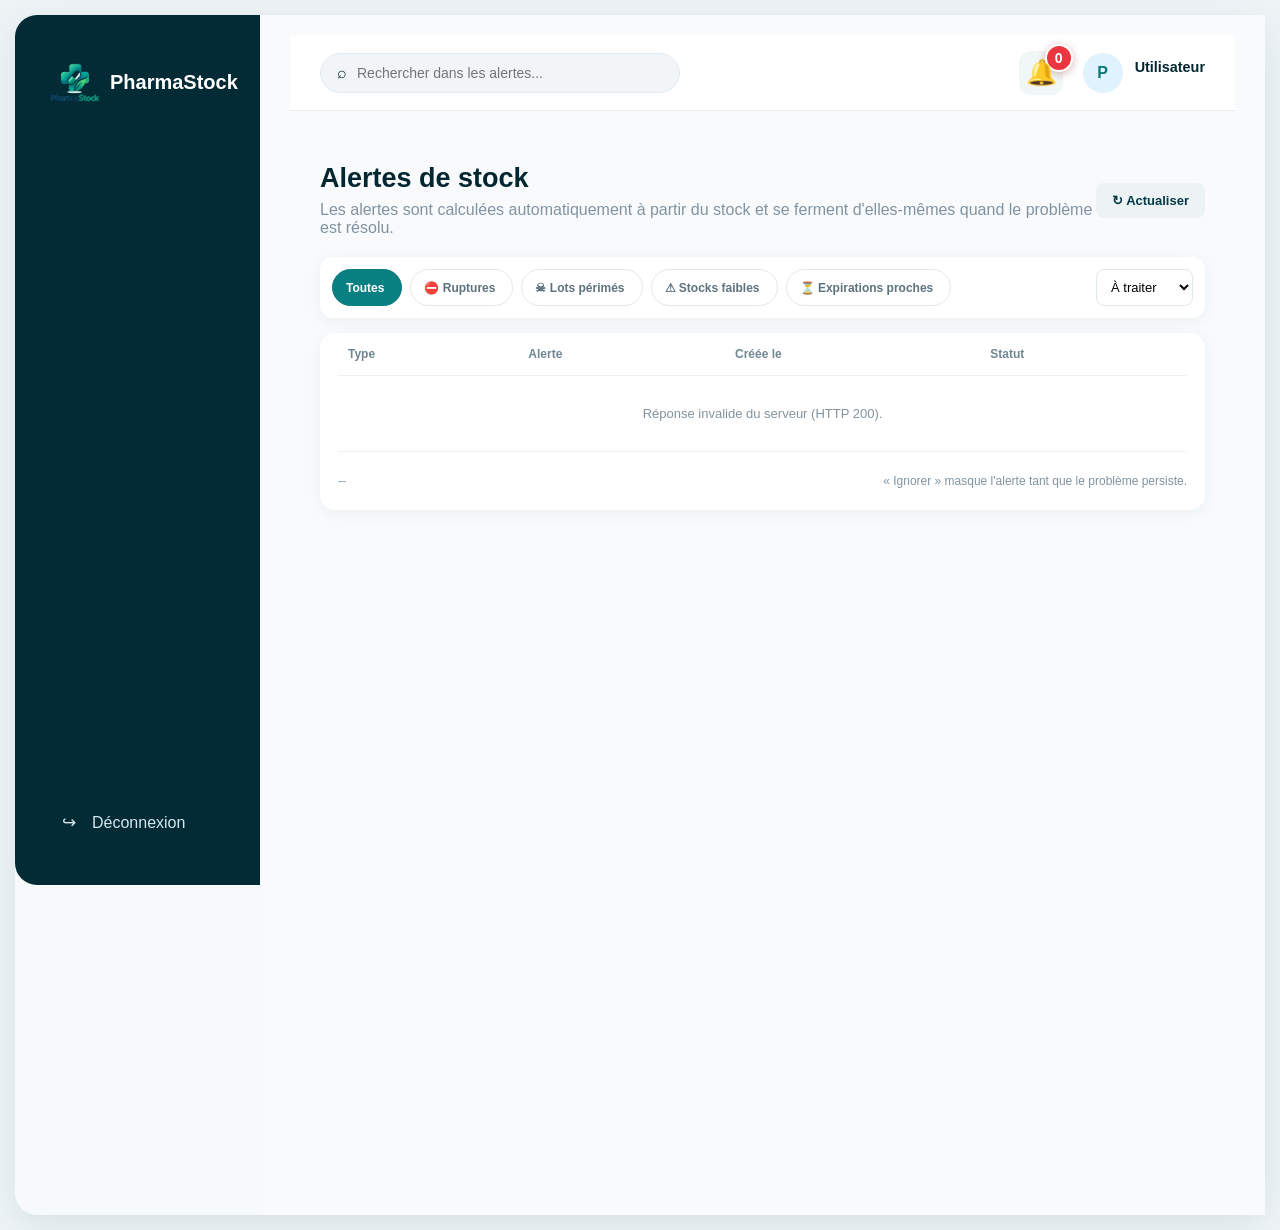
<file: frontend/pages/alertes.html>
<!DOCTYPE html>
<html lang="fr">

<head>

    <meta charset="UTF-8">

    <meta
        name="viewport"
        content="width=device-width, initial-scale=1.0"
    >

    <title>PharmaStock - Alertes</title>

    <link rel="stylesheet" href="../css/style.css">
    <link rel="stylesheet" href="../css/dashboard.css">
    <link rel="stylesheet" href="../css/medicaments.css">
    <link rel="stylesheet" href="../css/pharmacien.css">
    <style>
        /* Cloche et compteur visibles sur la page Alertes. */
        .topbar .topbar-right .notification-button {
            position: relative;
            display: inline-grid;
            place-items: center;
            width: 44px;
            min-width: 44px;
            height: 44px;
            padding: 7px;
            overflow: visible;
            border: 0;
            border-radius: 12px;
            background: #f1f7f6;
            color: #123f4c;
            font-size: 25px;
            line-height: 1;
            cursor: pointer;
        }

        .topbar .topbar-right .notification-badge {
            position: absolute;
            top: -7px;
            right: -10px;
            z-index: 2;
            display: flex;
            align-items: center;
            justify-content: center;
            min-width: 28px;
            height: 28px;
            padding: 0 5px;
            border: 2px solid #fff;
            border-radius: 999px;
            background: #ef4444;
            color: #fff;
            font: 900 14px/1 Arial, sans-serif;
            white-space: nowrap;
            box-shadow: 0 2px 7px rgba(120, 20, 20, .25);
        }
        
        .notification-button .notification-icon {
            position: relative !important;
            z-index: 30 !important;
            display: inline-block !important;
            visibility: visible !important;
            opacity: 1 !important;
            font-size: 25px !important;
            line-height: 1 !important;
        }    </style>
</head>

<body>

<div class="app-container">

    <!-- ================= SIDEBAR ================= -->

    <aside class="sidebar">

        <div class="logo-container">

            <img
                src="../images/logo1.png"
                class="logo-image"
                alt="PharmaStock"
            >

            <span class="logo-text">
                PharmaStock
            </span>

        </div>

        <!-- Menu construit par role-layout.js -->
        <nav class="sidebar-menu"></nav>

        <div class="sidebar-bottom">

            <a href="#" id="logoutBtn" class="menu-item">
                <span class="menu-icon">↪</span>
                <span>Déconnexion</span>
            </a>

        </div>

    </aside>


    <!-- ================= MAIN ================= -->

    <main class="main-content">

        <header class="topbar">

            <div class="search-container">

                <span>⌕</span>

                <input
                    id="globalSearch"
                    type="search"
                    placeholder="Rechercher dans les alertes..."
                >

            </div>

            <div class="topbar-right">

                <button class="notification-button" type="button" style="position: relative; display: inline-grid; place-items: center; width: 44px; min-width: 44px; height: 44px; min-height: 44px; padding: 7px; overflow: visible; border: 0; border-radius: 12px; background: #f1f7f6; color: #123f4c; font-size: 25px; line-height: 1;">
                    <span class="notification-icon" aria-hidden="true" style="display: inline-block; position: relative; z-index: 3; visibility: visible; opacity: 1; font-size: 25px; line-height: 1;">&#128276;</span>
                    <span class="notification-badge" style="position: absolute; top: -7px; right: -10px; z-index: 2; min-width: 28px; width: auto; height: 28px; padding: 0 5px; border: 2px solid #fff; border-radius: 999px; background: #e9363f; color: #fff; font: 900 14px/1 Arial, sans-serif; text-align: center; white-space: nowrap; box-shadow: 0 2px 8px rgba(120,20,20,.3);">0</span>
                </button>

                <div class="user-profile">

                    <div class="avatar">P</div>

                    <div class="user-info">
                        <strong id="userName">Utilisateur</strong>
                        <small id="userRole"></small>
                    </div>

                </div>

            </div>

        </header>


        <section class="page-content">

            <div class="page-header">

                <div>
                    <h1>Alertes de stock</h1>
                    <p>
                        Les alertes sont calculées automatiquement à partir du stock
                        et se ferment d'elles-mêmes quand le problème est résolu.
                    </p>
                </div>

                <button class="secondary-button" id="refreshButton" type="button">
                    ↻ Actualiser
                </button>

            </div>


            <!-- FILTRES -->

            <div class="ph-filters">

                <div class="chip-group" id="typeChips">
                    <button class="chip active" data-type="" type="button">Toutes<span class="chip-count" data-count="total"></span></button>
                    <button class="chip" data-type="RUPTURE" type="button">⛔ Ruptures<span class="chip-count" data-count="RUPTURE"></span></button>
                    <button class="chip" data-type="EXPIRE" type="button">☠ Lots périmés<span class="chip-count" data-count="EXPIRE"></span></button>
                    <button class="chip" data-type="STOCK_FAIBLE" type="button">⚠ Stocks faibles<span class="chip-count" data-count="STOCK_FAIBLE"></span></button>
                    <button class="chip" data-type="EXPIRATION_PROCHE" type="button">⏳ Expirations proches<span class="chip-count" data-count="EXPIRATION_PROCHE"></span></button>
                </div>

                <select id="statusFilter" style="margin-left:auto;">
                    <option value="NOUVELLE">À traiter</option>
                    <option value="IGNOREE">Ignorées</option>
                    <option value="TRAITEE">Résolues</option>
                    <option value="">Toutes</option>
                </select>

            </div>


            <!-- TABLEAU -->

            <div class="table-card">

                <div class="table-wrapper">

                    <table>

                        <thead>
                            <tr>
                                <th>Type</th>
                                <th>Alerte</th>
                                <th>Créée le</th>
                                <th>Statut</th>
                                <th class="edit-only">Actions</th>
                            </tr>
                        </thead>

                        <tbody id="alertsTableBody">
                            <tr><td colspan="5" class="table-empty">Chargement...</td></tr>
                        </tbody>

                    </table>

                </div>

                <div class="table-footer">
                    <span id="alertsCount">--</span>
                    <span class="muted">« Ignorer » masque l'alerte tant que le problème persiste.</span>
                </div>

            </div>

        </section>

    </main>

</div>


<script src="../js/role-layout.js"></script>
<script src="../js/pharmacien-utils.js"></script>
<script src="../js/alertes.js"></script>

</body>

</html>
</file>
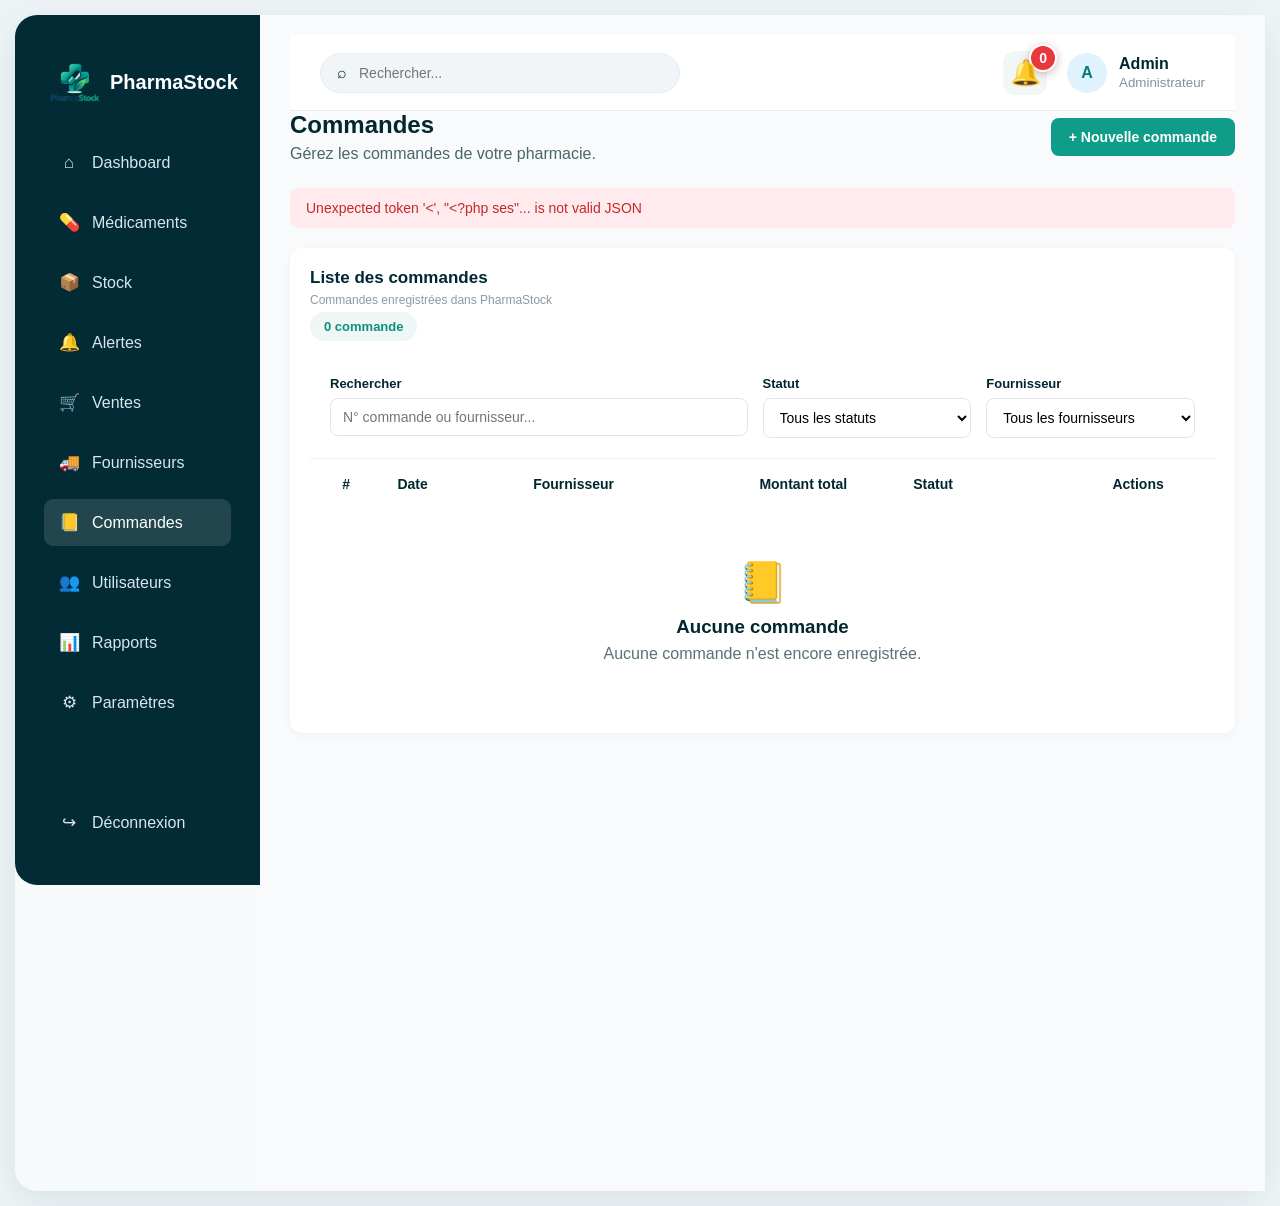
<file: frontend/pages/commandes.html>
<!DOCTYPE html>
<html lang="fr">

<head>

    <meta charset="UTF-8">

    <meta
        name="viewport"
        content="width=device-width, initial-scale=1.0"
    >

    <title>PharmaStock - Commandes</title>

    <!-- CSS du dashboard -->
    <link
        rel="stylesheet"
        href="../css/dashboard.css"
    >

    <!-- CSS spécifique aux commandes -->
    <link
        rel="stylesheet"
        href="../css/commandes.css"
    >
</head>


<body>


<div class="app-container">


    <!-- =====================================================
         SIDEBAR
    ====================================================== -->

    <aside class="sidebar">


        <!-- LOGO -->

        <div class="logo-container">

            <img
                src="../images/logo1.png"
                class="logo-image"
                alt="Logo PharmaStock"
            >

            <div class="logo-text">
                PharmaStock
            </div>

        </div>


        <!-- MENU -->

        <nav class="sidebar-menu">


            <!-- DASHBOARD -->

            <a
                href="dashboard-admin.html"
                class="menu-item"
            >

                <span class="menu-icon">
                    ⌂
                </span>

                <span>
                    Dashboard
                </span>

            </a>


            <!-- MEDICAMENTS -->

            <a
                href="medicaments.html"
                class="menu-item"
            >

                <span class="menu-icon">
                    💊
                </span>

                <span>
                    Médicaments
                </span>

            </a>


            <!-- STOCK -->

            <a
                href="stock.html"
                class="menu-item"
            >

                <span class="menu-icon">
                    📦
                </span>

                <span>
                    Stock
                </span>

            </a>
            <a href="alertes.html" class="menu-item">
                <span class="menu-icon">🔔</span>
                <span>Alertes</span>
            
                <span class="menu-counter hidden" data-alert-counter>0</span>
            </a>


            <!-- VENTES -->

            <a
                href="ventes.html"
                class="menu-item"
            >

                <span class="menu-icon">
                    🛒
                </span>

                <span>
                    Ventes
                </span>

            </a>


            <!-- FOURNISSEURS -->

            <a
                href="fournisseurs.html"
                class="menu-item"
            >

                <span class="menu-icon">
                    🚚
                </span>

                <span>
                    Fournisseurs
                </span>

            </a>


            <!-- COMMANDES -->

            <a
                href="commandes.html"
                class="menu-item active"
            >

                <span class="menu-icon">
                    📒
                </span>

                <span>
                    Commandes
                </span>

            </a>


            <!-- UTILISATEURS -->

            <a
                href="utilisateurs.html"
                class="menu-item"
            >

                <span class="menu-icon">
                    👥
                </span>

                <span>
                    Utilisateurs
                </span>

            </a>


            <!-- RAPPORTS -->

            <a
                href="rapports.html"
                class="menu-item"
            >

                <span class="menu-icon">
                    📊
                </span>

                <span>
                    Rapports
                </span>

            </a>


            <!-- PARAMETRES -->

            <a
                href="#"
                class="menu-item"
            >

                <span class="menu-icon">
                    ⚙
                </span>

                <span>
                    Paramètres
                </span>

            </a>


        </nav>


        <!-- DECONNEXION -->

        <div class="sidebar-bottom">

            <a
                href="#"
                id="logoutBtn"
                class="menu-item logout"
            >

                <span class="menu-icon">
                    ↪
                </span>

                <span>
                    Déconnexion
                </span>

            </a>

        </div>


    </aside>



    <!-- =====================================================
         CONTENU PRINCIPAL
    ====================================================== -->

    <main class="main-content">


        <!-- =================================================
             TOPBAR
        ================================================== -->

        <header class="topbar">


            <!-- RECHERCHE -->

            <div class="search-container">

                <span>
                    ⌕
                </span>

                <input
                    type="text"
                    id="globalSearch"
                    placeholder="Rechercher..."
                >

            </div>


            <!-- PARTIE DROITE -->

            <div class="topbar-right">


                <!-- NOTIFICATIONS -->

                <button
                    type="button"
                    class="notification-button"
                    id="notificationButton"
                 style="position: relative; display: inline-grid; place-items: center; width: 44px; min-width: 44px; height: 44px; min-height: 44px; padding: 7px; overflow: visible; border: 0; border-radius: 12px; background: #f1f7f6; color: #123f4c; font-size: 25px; line-height: 1;">

                    <span class="notification-icon" aria-hidden="true" style="display: inline-block; position: relative; z-index: 3; visibility: visible; opacity: 1; font-size: 25px; line-height: 1;">&#128276;</span>

                    <span
                        class="notification-badge"
                        id="notificationBadge"
                     style="position: absolute; top: -7px; right: -10px; z-index: 2; min-width: 28px; width: auto; height: 28px; padding: 0 5px; border: 2px solid #fff; border-radius: 999px; background: #e9363f; color: #fff; font: 900 14px/1 Arial, sans-serif; text-align: center; white-space: nowrap; box-shadow: 0 2px 8px rgba(120,20,20,.3);">
                        0
                    </span>

                </button>


                <!-- ADMIN CONNECTÉ -->

                <div class="user-profile">


                    <!-- AVATAR -->

                    <div
                        class="avatar"
                        id="adminAvatar"
                    >
                        A
                    </div>


                    <!-- NOM -->

                    <div class="user-info">

                        <strong id="adminName">
                            Admin
                        </strong>

                        <small>
                            Administrateur
                        </small>

                    </div>


                </div>


            </div>


        </header>



        <!-- =================================================
             CONTENU COMMANDES
        ================================================== -->

        <section class="dashboard-content commandes-content">


            <!-- TITRE -->

            <div class="commandes-header">


                <div>

                    <h1>
                        Commandes
                    </h1>

                    <p>
                        Gérez les commandes de votre pharmacie.
                    </p>

                </div>


                <!-- BOUTON AJOUTER -->

                <button
                    type="button"
                    id="addOrderBtn"
                    class="add-order-btn"
                >
                    + Nouvelle commande
                </button>


            </div>



            <!-- MESSAGE -->

            <div
                id="message"
                class="commandes-message"
            ></div>



            <!-- =================================================
                 CARTE COMMANDES
            ================================================== -->

            <div class="dashboard-card commandes-card">


                <!-- HEADER CARTE -->

                <div class="card-header">


                    <div>

                        <h2>
                            Liste des commandes
                        </h2>

                        <p>
                            Commandes enregistrées dans PharmaStock
                        </p>

                    </div>


                    <span
                        id="orderCount"
                        class="order-count"
                    >
                        0 commande
                    </span>


                </div>



                <!-- FILTRES -->

                <div class="orders-filters">


                    <div class="filter-group">

                        <label for="searchOrder">
                            Rechercher
                        </label>

                        <input
                            type="text"
                            id="searchOrder"
                            placeholder="N° commande ou fournisseur..."
                        >

                    </div>


                    <div class="filter-group">

                        <label for="filterStatus">
                            Statut
                        </label>

                        <select id="filterStatus">

                            <option value="">
                                Tous les statuts
                            </option>

                            <option value="EN_ATTENTE">
                                En attente
                            </option>

                            <option value="VALIDEE">
                                Validée
                            </option>

                            <option value="RECUE">
                                Reçue
                            </option>

                            <option value="ANNULEE">
                                Annulée
                            </option>

                        </select>

                    </div>


                    <div class="filter-group">

                        <label for="filterSupplier">
                            Fournisseur
                        </label>

                        <select id="filterSupplier">

                            <option value="">
                                Tous les fournisseurs
                            </option>

                        </select>

                    </div>


                </div>



                <!-- TABLEAU -->

                <div class="orders-table-container">


                    <table class="orders-table">


                        <thead>

                            <tr>

                                <th>
                                    #
                                </th>

                                <th>
                                    Date
                                </th>

                                <th>
                                    Fournisseur
                                </th>

                                <th>
                                    Montant total
                                </th>

                                <th>
                                    Statut
                                </th>

                                <th>
                                    Actions
                                </th>

                            </tr>

                        </thead>


                        <tbody id="ordersTableBody">

                            <!--
                                Les commandes seront ajoutées
                                ici avec commandes.js
                            -->

                        </tbody>


                    </table>


                    <!-- AUCUNE COMMANDE -->

                    <div
                        id="emptyOrders"
                        class="empty-orders"
                    >

                        <div class="empty-orders-icon">
                            📒
                        </div>

                        <h3>
                            Aucune commande
                        </h3>

                        <p>
                            Aucune commande n'est encore enregistrée.
                        </p>

                    </div>


                </div>


            </div>


        </section>


    </main>


</div>



<!-- =========================================================
     MODAL AJOUT / MODIFICATION COMMANDE
========================================================== -->

<div
    id="orderModal"
    class="order-modal"
>


    <div class="order-modal-content">


        <!-- HEADER -->

        <div class="order-modal-header">


            <div>

                <h2 id="modalTitle">
                    Nouvelle commande
                </h2>

                <p>
                    Remplissez les informations de la commande.
                </p>

            </div>


            <button
                type="button"
                id="closeModalBtn"
                class="close-modal-btn"
            >
                ×
            </button>


        </div>



        <!-- FORMULAIRE -->

        <form
            id="orderForm"
            autocomplete="off"
        >


            <!-- ID CACHÉ -->

            <input
                type="hidden"
                id="orderId"
                name="id"
            >


            <!-- DATE / FOURNISSEUR -->

            <div class="form-row">


                <div class="form-group">

                    <label for="orderDate">
                        Date de commande
                    </label>

                    <input
                        type="date"
                        id="orderDate"
                        name="dateCommande"
                        required
                    >

                </div>


                <div class="form-group">

                    <label for="orderSupplier">
                        Fournisseur
                    </label>

                    <select
                        id="orderSupplier"
                        name="fournisseur_id"
                        required
                    >

                        <option value="">
                            Sélectionner un fournisseur
                        </option>

                    </select>

                </div>


            </div>



            <!-- STATUT -->

            <div class="form-group">

                <label for="orderStatus">
                    Statut
                </label>

                <select
                    id="orderStatus"
                    name="statut"
                    required
                >

                    <option value="EN_ATTENTE">
                        En attente
                    </option>

                    <option value="VALIDEE">
                        Validée
                    </option>

                    <option value="RECUE">
                        Reçue
                    </option>

                    <option value="ANNULEE">
                        Annulée
                    </option>

                </select>

            </div>



            <!-- PRODUITS -->

            <div class="order-products-section">


                <div class="order-products-header">

                    <div>

                        <h3>
                            Produits commandés
                        </h3>

                        <p>
                            Ajoutez les médicaments et les quantités.
                        </p>

                    </div>


                    <button
                        type="button"
                        id="addProductBtn"
                        class="add-product-btn"
                    >
                        + Ajouter un produit
                    </button>

                </div>



                <!-- LIGNES PRODUITS -->

                <div
                    id="orderProducts"
                    class="order-products"
                ></div>


            </div>



            <!-- TOTAL -->

            <div class="order-total">

                <span>
                    Montant total
                </span>

                <strong id="orderTotal">
                    0,00 €
                </strong>

            </div>



            <!-- BOUTONS -->

            <div class="order-modal-actions">


                <button
                    type="button"
                    id="cancelOrderBtn"
                    class="cancel-order-btn"
                >
                    Annuler
                </button>


                <button
                    type="submit"
                    class="save-order-btn"
                >
                    Enregistrer
                </button>


            </div>


        </form>


    </div>


</div>



<!-- =========================================================
     MODAL DETAILS COMMANDE
========================================================== -->

<div
    id="detailsModal"
    class="order-modal"
>


    <div class="order-modal-content details-modal-content">


        <!-- HEADER -->

        <div class="order-modal-header">


            <div>

                <h2>
                    Détails de la commande
                </h2>

                <p>
                    Informations et produits de la commande.
                </p>

            </div>


            <button
                type="button"
                id="closeDetailsModalBtn"
                class="close-modal-btn"
            >
                ×
            </button>


        </div>



        <!-- CONTENU -->

        <div id="orderDetailsContent">

            <!-- Les détails seront ajoutés avec commandes.js -->

        </div>


    </div>


</div>



<!-- =========================================================
     JAVASCRIPT
========================================================== -->

<script src="../js/role-layout.js"></script>
<script src="../js/commandes.js"></script>


</body>

</html>
</file>
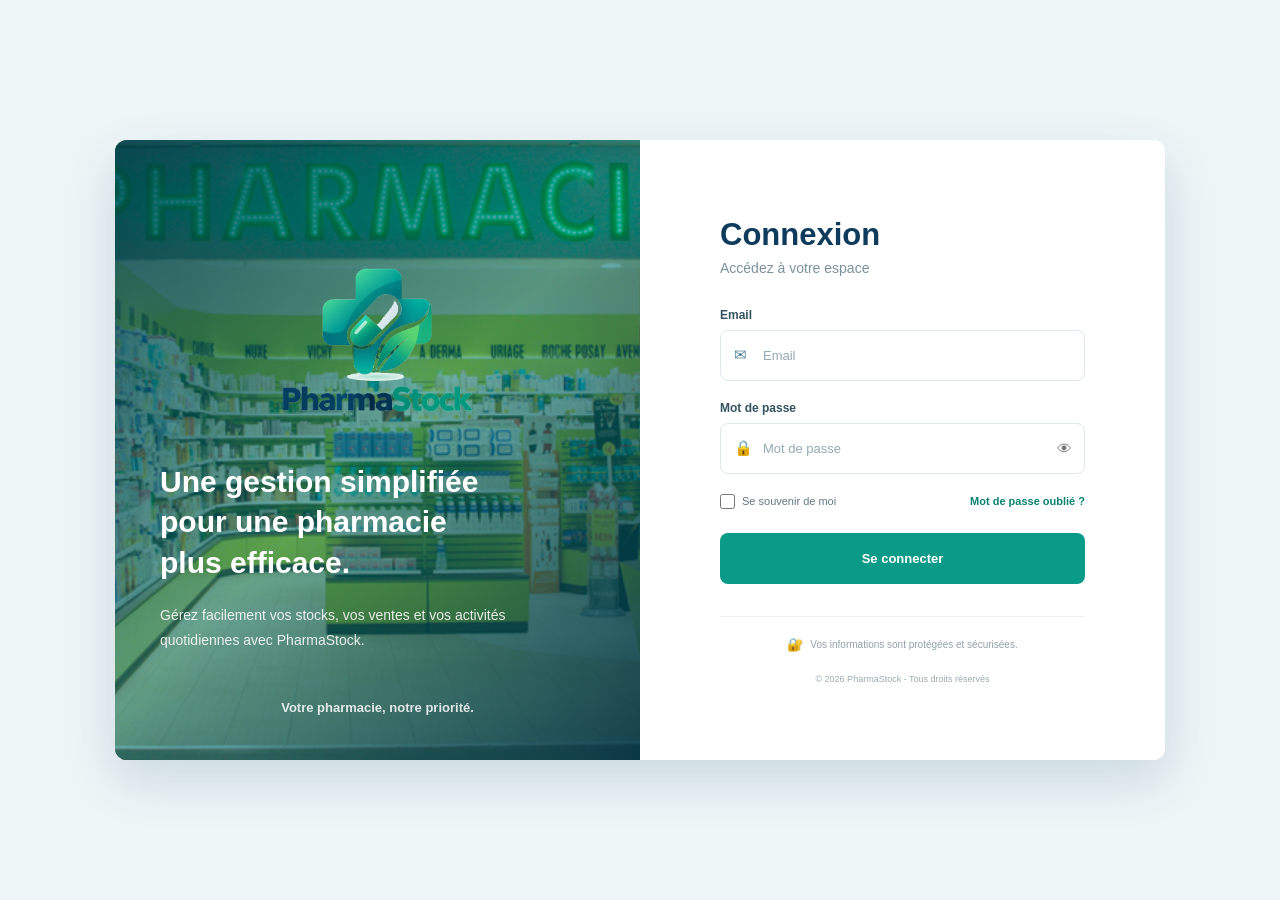
<file: frontend/pages/connexion.html>
<!DOCTYPE html>
<html lang="fr">

<head>

    <meta charset="UTF-8">

    <meta
        name="viewport"
        content="width=device-width, initial-scale=1.0"
    >

    <title>Connexion - PharmaStock</title>

    <!-- Fichier CSS -->
    <link rel="stylesheet" href="../css/connexion.css">

</head>

<body>

    <!-- =====================================================
         MESSAGE D'ERREUR
    ====================================================== -->

    <div
        id="error-message"
        class="error-message"
    ></div>


    <!-- =====================================================
         CARTE PRINCIPALE : DEUX BLOCS
    ====================================================== -->

    <main class="login-card">


        <!-- =================================================
             BLOC GAUCHE : IMAGE + LOGO
        ================================================== -->

        <section class="left-panel">

            <!-- Image de fond -->
            <img
                src="../images/R.jpg"
                alt="Pharmacie"
                class="background-image"
            >

            <!-- Voile sombre/vert sur l'image -->
            <div class="image-overlay"></div>


            <!-- Contenu placé sur l'image -->
            <div class="left-content">

                <!-- Logo -->
                <img
                    src="../images/logo1.png"
                    alt="Logo PharmaStock"
                    class="logo"
                >


                <!-- Texte sur l'image -->
                <div class="presentation">

                    <h1>
                        Une gestion simplifiée
                        <br>
                        pour une pharmacie
                        <br>
                        plus efficace.
                    </h1>

                    <p>
                        Gérez facilement vos stocks,
                        vos ventes et vos activités
                        quotidiennes avec PharmaStock.
                    </p>

                </div>


                <!-- Petite phrase en bas -->
                <p class="left-bottom-text">
                    Votre pharmacie, notre priorité.
                </p>

            </div>

        </section>



        <!-- =================================================
             BLOC DROIT : CONNEXION
        ================================================== -->

        <section class="right-panel">

            <div class="login-content">


                <!-- EN-TÊTE -->
                <div class="login-header">

                    <h2>
                        Connexion
                    </h2>

                    <p>
                        Accédez à votre espace
                    </p>

                </div>


                <!-- =================================================
                     FORMULAIRE
                ================================================== -->

                <form
                    class="login-form"
                    action="../../backend/auth/connexion.php"
                    method="POST"
                >


                    <!-- EMAIL -->
                    <div class="input-group">

                        <label for="email">
                            Email
                        </label>

                        <div class="input-box">

                            <span class="input-icon">
                                ✉
                            </span>

                            <input
                                type="email"
                                id="email"
                                name="email"
                                placeholder="Email"
                                autocomplete="username"
                                required
                            >

                        </div>

                    </div>


                    <!-- MOT DE PASSE -->
                    <div class="input-group">

                        <label for="password">
                            Mot de passe
                        </label>

                        <div class="input-box">

                            <span class="input-icon">
                                🔒
                            </span>

                            <input
                                type="password"
                                id="password"
                                name="password"
                                placeholder="Mot de passe"
                                autocomplete="current-password"
                                required
                            >

                            <button
                                type="button"
                                class="show-password"
                                id="showPassword"
                                aria-label="Afficher le mot de passe"
                            >
                                👁
                            </button>

                        </div>

                    </div>


                    <!-- OPTIONS -->
                    <div class="login-options">

                        <label class="remember">

                            <input
                                type="checkbox"
                                name="remember"
                            >

                            <span>
                                Se souvenir de moi
                            </span>

                        </label>


                        <a
                            href="#"
                            class="forgot-password"
                        >
                            Mot de passe oublié ?
                        </a>

                    </div>


                    <!-- BOUTON -->
                    <button
                        type="submit"
                        class="login-button"
                    >
                        Se connecter
                    </button>

                </form>


                <!-- SÉCURITÉ -->
                <div class="security">

                    <span>
                        🔐
                    </span>

                    <p>
                        Vos informations sont protégées et sécurisées.
                    </p>

                </div>


                <!-- COPYRIGHT -->
                <div class="copyright">

                    © 2026 PharmaStock - Tous droits réservés

                </div>

            </div>

        </section>

    </main>


    <!-- =====================================================
         JAVASCRIPT EXTERNE
    ====================================================== -->

    <script src="../js/connexion.js"></script>

</body>

</html>
</file>
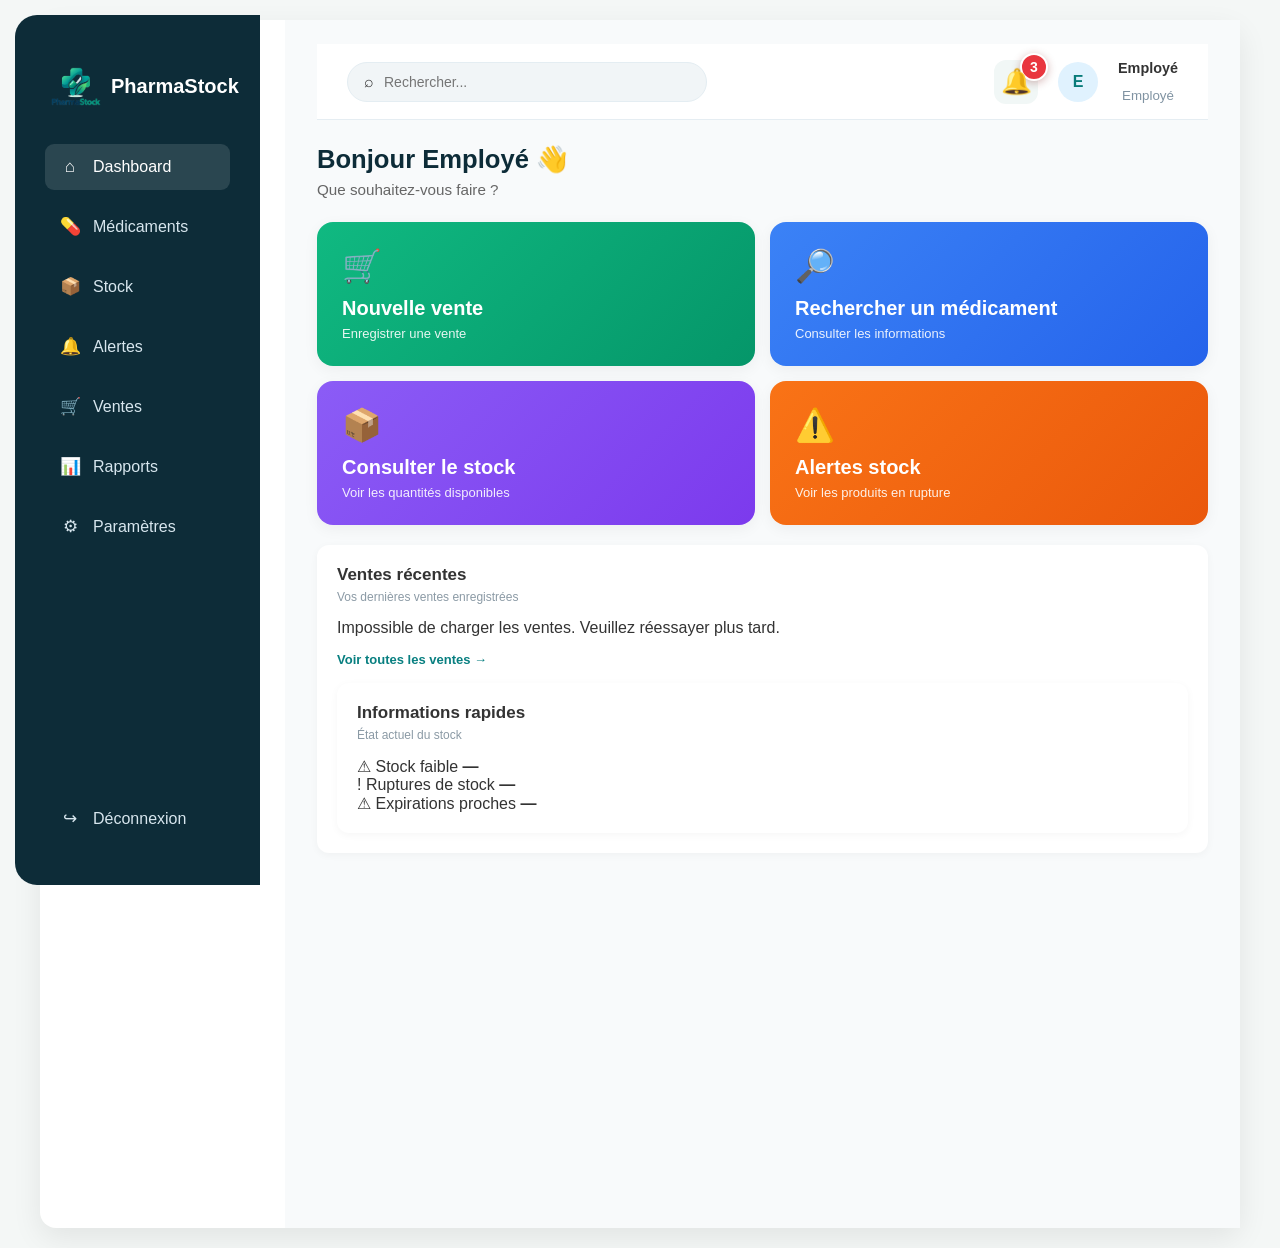
<file: frontend/pages/employee.html>
<!DOCTYPE html>
<html lang="fr">

<head>
    <meta charset="UTF-8">
    <meta name="viewport" content="width=device-width, initial-scale=1.0">

    <title>PharmaStock - Dashboard Employé</title>

    <!-- CSS commun du projet -->
    <link rel="stylesheet" href="../css/style.css">

    <!-- Même style que le dashboard Admin -->
    <link rel="stylesheet" href="../css/dashboard.css">

    <!-- Styles spécifiques à l'employé -->
    <link rel="stylesheet" href="../css/employee.css">
</head>

<body>

    <div class="app-container">

        <!-- =====================================================
         SIDEBAR EMPLOYÉ
    ====================================================== -->

        <aside class="sidebar">

            <div class="logo-container">
                <img src="../images/logo1.png" class="logo-image" alt="PharmaStock">

                <div class="logo-text">
                    PharmaStock
                </div>
            </div>


            <nav class="sidebar-menu">

                <a href="employee.html" class="menu-item active">
                    <span class="menu-icon">⌂</span>
                    <span>Dashboard</span>
                </a>

                <a href="medicaments.html" class="menu-item">
                    <span class="menu-icon">💊</span>
                    <span>Médicaments</span>
                </a>

                <a href="stock.html" class="menu-item">
                    <span class="menu-icon">📦</span>
                    <span>Stock</span>
                </a>
            <a href="alertes.html" class="menu-item">
                <span class="menu-icon">🔔</span>
                <span>Alertes</span>
            
                <span class="menu-counter hidden" data-alert-counter>0</span>
            </a>

                <a href="ventes.html" class="menu-item">
                    <span class="menu-icon">🛒</span>
                    <span>Ventes</span>
                </a>

                <a href="rapports.html" class="menu-item">
                    <span class="menu-icon">📊</span>
                    <span>Rapports</span>
                </a>

                <a href="#" class="menu-item">
                    <span class="menu-icon">⚙</span>
                    <span>Paramètres</span>
                </a>

            </nav>


            <div class="sidebar-bottom">

                <a href="#" id="logoutBtn" class="menu-item logout">
                    <span class="menu-icon">↪</span>
                    <span>Déconnexion</span>
                </a>

            </div>

        </aside>


        <!-- =====================================================
         CONTENU PRINCIPAL
    ====================================================== -->

        <main class="main-content">

            <!-- TOPBAR -->

            <header class="topbar">

                <div class="search-container">
                    <span>⌕</span>

                    <input type="text" id="globalSearch" placeholder="Rechercher...">
                </div>


                <div class="topbar-right">

                    <button class="notification-button" id="notificationButton" title="Notifications" style="position: relative; display: inline-grid; place-items: center; width: 44px; min-width: 44px; height: 44px; min-height: 44px; padding: 7px; overflow: visible; border: 0; border-radius: 12px; background: #f1f7f6; color: #123f4c; font-size: 25px; line-height: 1;">
                        <span class="notification-icon" aria-hidden="true" style="display: inline-block; position: relative; z-index: 3; visibility: visible; opacity: 1; font-size: 25px; line-height: 1;">&#128276;</span>

                        <span class="notification-badge" id="notificationBadge" style="position: absolute; top: -7px; right: -10px; z-index: 2; min-width: 28px; width: auto; height: 28px; padding: 0 5px; border: 2px solid #fff; border-radius: 999px; background: #e9363f; color: #fff; font: 900 14px/1 Arial, sans-serif; text-align: center; white-space: nowrap; box-shadow: 0 2px 8px rgba(120,20,20,.3);">
                            3
                        </span>
                    </button>


                    <div class="user-profile">

                        <div class="avatar">
                            <span id="avatarInitial">E</span>
                        </div>

                        <div class="user-info">

                            <strong id="employeeName">
                                Employé
                            </strong>

                            <small>
                                Employé
                            </small>

                        </div>

                    </div>

                </div>

            </header>


            <!-- =====================================================
             DASHBOARD
        ====================================================== -->

            <section class="dashboard-content">


                <!-- BIENVENUE -->

                <div class="welcome-section employee-welcome">

                    <div>

                        <h1>
                            Bonjour
                            <span id="welcomeName">Employé</span>
                            👋
                        </h1>

                        <p>
                            Que souhaitez-vous faire ?
                        </p>

                    </div>

                </div>


                <!-- =================================================
                 ACTIONS RAPIDES
            ================================================== -->

                <section class="action-cards-grid employee-actions">


                    <a href="ventes.html" class="action-card green">

                        <div class="action-card-icon">
                            🛒
                        </div>

                        <div>
                            <h3>Nouvelle vente</h3>
                            <p>Enregistrer une vente</p>
                        </div>

                    </a>


                    <a href="medicaments.html" class="action-card blue">

                        <div class="action-card-icon">
                            🔎
                        </div>

                        <div>
                            <h3>Rechercher un médicament</h3>
                            <p>Consulter les informations</p>
                        </div>

                    </a>


                    <a href="stock.html" class="action-card purple">

                        <div class="action-card-icon">
                            📦
                        </div>

                        <div>
                            <h3>Consulter le stock</h3>
                            <p>Voir les quantités disponibles</p>
                        </div>

                    </a>


                    <a href="stock.html" class="action-card orange">

                        <div class="action-card-icon">
                            ⚠️
                        </div>

                        <div>
                            <h3>Alertes stock</h3>
                            <p>Voir les produits en rupture</p>
                        </div>

                    </a>

                </section>


                <!-- =================================================
                 ACTIVITÉ + INFORMATIONS RAPIDES
            ================================================== -->

                <section class="employee-bottom-grid">


                    <!-- ACTIVITÉ DU JOUR -->

                    <div class="dashboard-card activity-card">

                        <div class="card-header">

                            <div>
                                <h2>Ventes récentes</h2>

                                <p>
                                    Vos dernières ventes enregistrées
                                </p>
                            </div>

                        </div>


                        <div class="activity-list">


                            <p id="salesEmptyMessage" class="activity-empty">
                                Chargement des ventes...
                            </p>
                            <div id="recentSalesList"></div>

                            <a href="ventes.html" class="card-footer-link">
                                Voir toutes les ventes →
                            </a>

                        </div>


                        <!-- INFORMATIONS RAPIDES -->

                        <div class="dashboard-card quick-info-card">

                            <div class="card-header">

                                <div>
                                    <h2>Informations rapides</h2>

                                    <p>
                                        État actuel du stock
                                    </p>
                                </div>

                            </div>


                            <div class="quick-info-list">


                                <div class="quick-info-item">

                                    <span class="quick-icon warning">
                                        ⚠
                                    </span>

                                    <span class="quick-info-label">
                                        Stock faible
                                    </span>

                                    <strong id="lowStockCount">
                                        —
                                    </strong>

                                </div>


                                <div class="quick-info-item">

                                    <span class="quick-icon danger">
                                        !
                                    </span>

                                    <span class="quick-info-label">
                                        Ruptures de stock
                                    </span>

                                    <strong id="outOfStockCount">
                                        —
                                    </strong>

                                </div>


                                <div class="quick-info-item">

                                    <span class="quick-icon orange">
                                        ⚠
                                    </span>

                                    <span class="quick-info-label">
                                        Expirations proches
                                    </span>

                                    <strong id="expirationCount">
                                        —
                                    </strong>

                                </div>

                            </div>

                        </div>

                </section>


            </section>

        </main>

    </div>


    <script src="../js/role-layout.js"></script>
    <script src="../js/employee.js"></script>

</body>

</html>
</file>
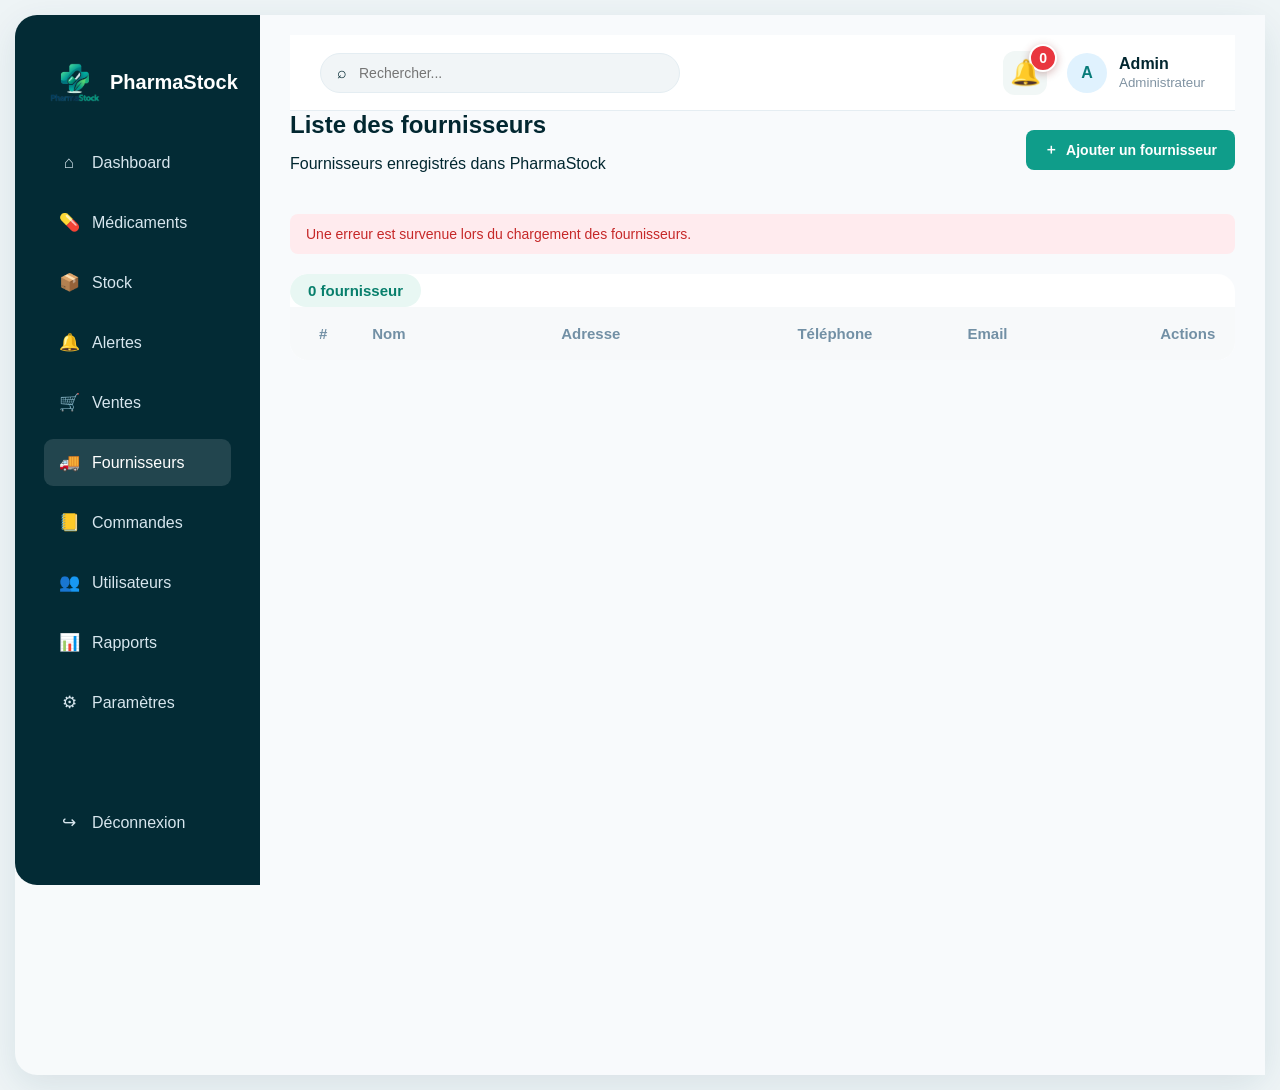
<file: frontend/pages/fournisseurs.html>
<!DOCTYPE html>
<html lang="fr">

<head>

    <meta charset="UTF-8">

    <meta
        name="viewport"
        content="width=device-width, initial-scale=1.0"
    >

    <title>Fournisseurs - PharmaStock</title>

    <link
        rel="stylesheet"
        href="../css/dashboard.css"
    >

    <link
        rel="stylesheet"
        href="../css/fournisseurs.css"
    >
</head>


<body>

<div class="app-container">


    <!-- =====================================================
         SIDEBAR
    ====================================================== -->

    <aside class="sidebar">

        <div class="logo-container">

            <img
                src="../images/logo1.png"
                alt="PharmaStock"
                class="logo-image"
            >

            <span class="logo-text">PharmaStock</span>

        </div>


        <nav class="sidebar-menu">

            <a
                href="dashboard-admin.html"
                class="menu-item"
            >
                <span class="menu-icon">⌂</span>
                <span>Dashboard</span>
            </a>


            <a
                href="medicaments.html"
                class="menu-item"
            >
                <span class="menu-icon">💊</span>
                <span>Médicaments</span>
            </a>


            <a
                href="stock.html"
                class="menu-item"
            >
                <span class="menu-icon">📦</span>
                <span>Stock</span>
            </a>
            <a href="alertes.html" class="menu-item">
                <span class="menu-icon">🔔</span>
                <span>Alertes</span>
            
                <span class="menu-counter hidden" data-alert-counter>0</span>
            </a>


            <a
                href="ventes.html"
                class="menu-item"
            >
                <span class="menu-icon">🛒</span>
                <span>Ventes</span>
            </a>


            <a
                href="fournisseurs.html"
                class="menu-item active"
            >
                <span class="menu-icon">🚚</span>
                <span>Fournisseurs</span>
            </a>

            <a 
                href="commandes.html" 
                class="menu-item"
            >
                <span class="menu-icon">📒</span>
                <span>Commandes</span>
            </a>

            <a
                href="utilisateurs.html"
                class="menu-item"
            >
                <span class="menu-icon">👥</span>
                <span>Utilisateurs</span>
            </a>


            <a
                href="rapports.html"
                class="menu-item"
            >
                <span class="menu-icon">📊</span>
                <span>Rapports</span>
            </a>


            <a
                href="#"
                class="menu-item"
            >
                <span class="menu-icon">⚙</span>
                <span>Paramètres</span>
            </a>

        </nav>


        <div class="sidebar-bottom">

            <a
                href="#"
                class="menu-item"
                id="logoutBtn"
            >
                <span class="menu-icon">↪</span>
                <span>Déconnexion</span>
            </a>

        </div>

    </aside>


    <!-- =====================================================
         CONTENU PRINCIPAL
    ====================================================== -->

    <main class="main-content">


        <!-- TOPBAR -->

        <header class="topbar">

            <div class="topbar-left">

                <div class="search-container">

                    <span class="search-icon">⌕</span>

                    <input
                        type="text"
                        id="globalSearch"
                        placeholder="Rechercher..."
                    >

                </div>

            </div>


            <div class="topbar-right">
                <button class="notification-button" type="button" aria-label="Voir les alertes" style="position: relative; display: inline-grid; place-items: center; width: 44px; min-width: 44px; height: 44px; min-height: 44px; padding: 7px; overflow: visible; border: 0; border-radius: 12px; background: #f1f7f6; color: #123f4c; font-size: 25px; line-height: 1;">
                    <span class="notification-icon" aria-hidden="true" style="display: inline-block; position: relative; z-index: 3; visibility: visible; opacity: 1; font-size: 25px; line-height: 1;">&#128276;</span>
                    <span class="notification-badge" data-alert-counter style="position: absolute; top: -7px; right: -10px; z-index: 2; min-width: 28px; width: auto; height: 28px; padding: 0 5px; border: 2px solid #fff; border-radius: 999px; background: #e9363f; color: #fff; font: 900 14px/1 Arial, sans-serif; text-align: center; white-space: nowrap; box-shadow: 0 2px 8px rgba(120,20,20,.3);">0</span>
                </button>
                <div class="user-profile">

                <div
                    class="avatar"
                    id="adminAvatar"
                >
                    A
                </div>

                <div class="user-info">

                    <strong id="adminName">
                        Admin
                    </strong>

                    <small>
                        Administrateur
                    </small>

                </div>

            </div>
            </div>

        </header>


        <!-- =================================================
             CONTENU FOURNISSEURS
        ================================================== -->

        <section class="suppliers-content">


            <div class="suppliers-header">

                <div>

                    <h1>
                        Liste des fournisseurs
                    </h1>

                    <p>
                        Fournisseurs enregistrés dans PharmaStock
                    </p>

                </div>


                <button
                    type="button"
                    id="addSupplierBtn"
                    class="add-supplier-btn"
                >
                    <span>＋</span>
                    Ajouter un fournisseur
                </button>

            </div>


            <!-- MESSAGE -->

            <div
                id="message"
                class="users-message"
            ></div>


            <!-- CARTE -->

            <div class="suppliers-card">


                <div class="supplier-count">
                    <span id="supplierCount">
                        0 fournisseur
                    </span>
                </div>


                <!-- TABLEAU -->

                <div class="suppliers-table-container">

                    <table class="suppliers-table">

                        <thead>

                            <tr>

                                <th>#</th>

                                <th>Nom</th>

                                <th>Adresse</th>

                                <th>Téléphone</th>

                                <th>Email</th>

                                <th>Actions</th>

                            </tr>

                        </thead>


                        <tbody id="suppliersTableBody">

                        </tbody>

                    </table>


                    <!-- ETAT VIDE -->

                    <div
                        id="emptySuppliers"
                        class="empty-suppliers"
                        style="display: none;"
                    >

                        <p>
                            Aucun fournisseur enregistré.
                        </p>

                    </div>

                </div>

            </div>

        </section>

    </main>

</div>


<!-- =========================================================
     MODAL FOURNISSEUR
========================================================= -->

<div
    id="supplierModal"
    class="supplier-modal"
>

    <div class="supplier-modal-content">


        <!-- HEADER -->

        <div class="supplier-modal-header">

            <div>

                <h2 id="modalTitle">
                    Ajouter un fournisseur
                </h2>

                <p>
                    Renseignez les informations du fournisseur.
                </p>

            </div>


            <button
                type="button"
                id="closeModalBtn"
                class="close-modal-btn"
                aria-label="Fermer"
            >
                ×
            </button>

        </div>


        <!-- FORMULAIRE -->

        <form
            id="supplierForm"
            class="supplier-form"
            autocomplete="off"
        >

            <input
                type="hidden"
                id="supplierId"
            >


            <div class="form-group">

                <label for="nom">
                    Nom du fournisseur
                </label>

                <input
                    type="text"
                    id="nom"
                    name="nom"
                    placeholder="Ex : Sanofi"
                    required
                >

            </div>


            <div class="form-group">

                <label for="adresse">
                    Adresse
                </label>

                <input
                    type="text"
                    id="adresse"
                    name="adresse"
                    placeholder="Ex : 54 rue de Paris, 75001 Paris"
                >

            </div>


            <div class="form-group">

                <label for="telephone">
                    Téléphone
                </label>

                <input
                    type="tel"
                    id="telephone"
                    name="telephone"
                    placeholder="Ex : 01 45 67 89 10"
                    maxlength="11"
                    inputmode="numeric"
                >

            </div>


            <div class="form-group">

                <label for="email">
                    Adresse email
                </label>

                <input
                    type="email"
                    id="email"
                    name="email"
                    placeholder="Ex : contact@sanofi.com"
                >

            </div>

        </form>


        <!-- BOUTONS -->

        <div class="supplier-modal-actions">

            <button
                type="button"
                id="cancelSupplierBtn"
                class="cancel-supplier-btn"
            >
                Annuler
            </button>


            <button
                type="submit"
                form="supplierForm"
                class="save-supplier-btn"
            >
                Enregistrer
            </button>

        </div>

    </div>

</div>


<script src="../js/role-layout.js"></script>
<script src="../js/fournisseurs.js"></script>

</body>

</html>
</file>
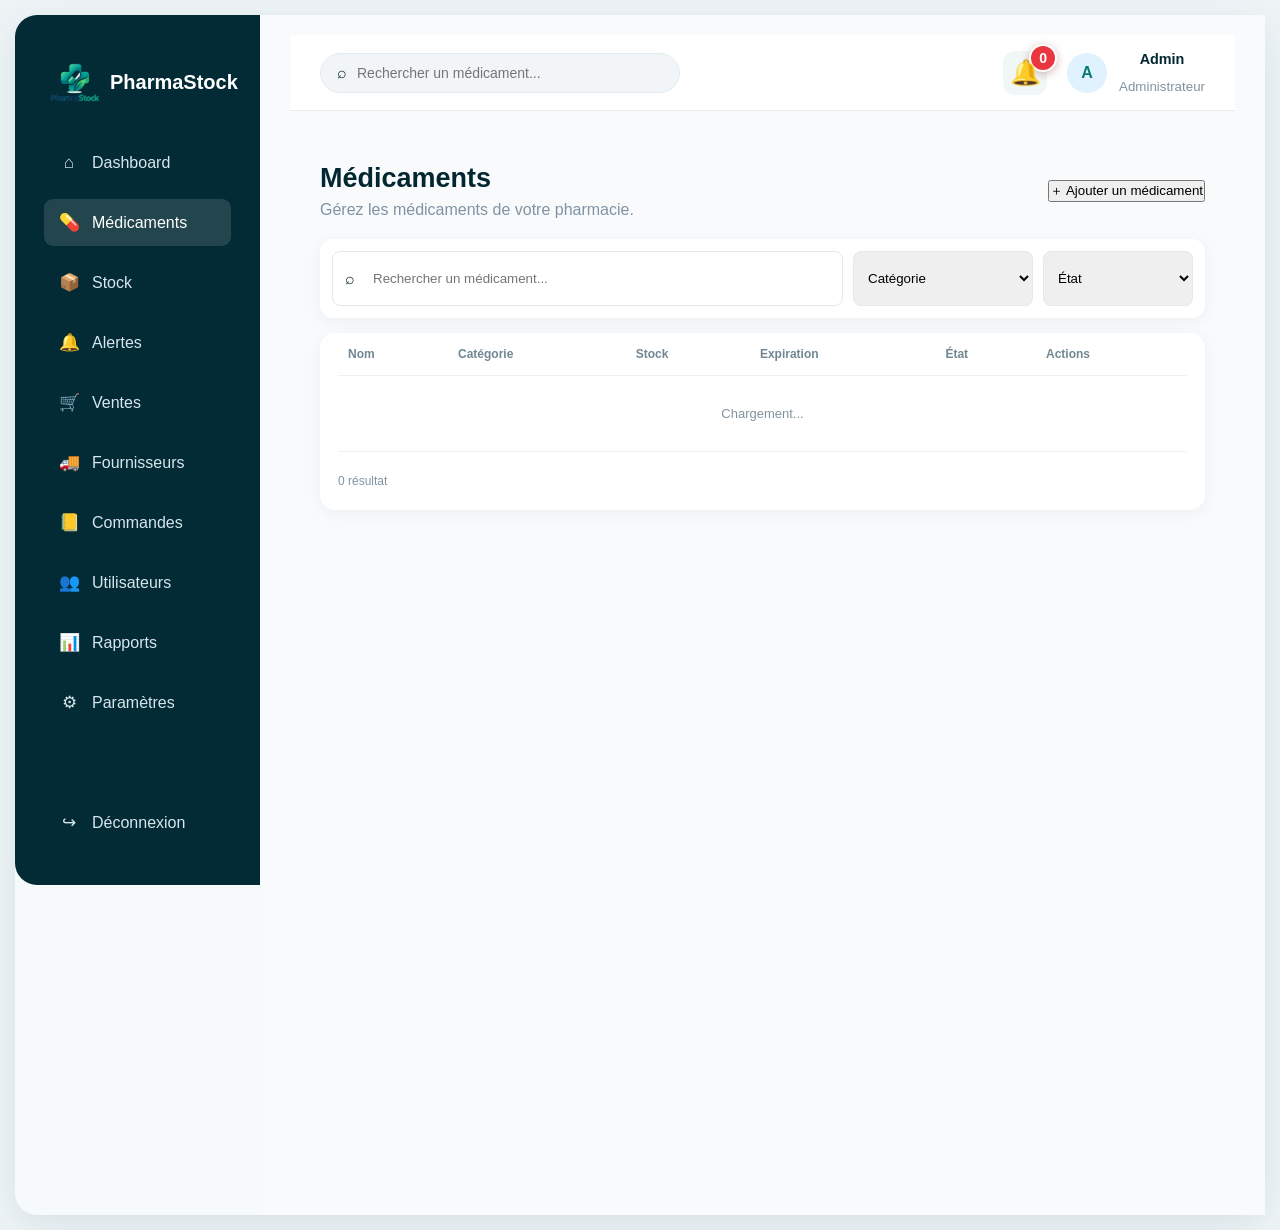
<file: frontend/pages/medicament-detail.html>
<!DOCTYPE html>
<html lang="fr">

<head>

    <meta charset="UTF-8">

    <meta
        name="viewport"
        content="width=device-width, initial-scale=1.0"
    >

    <title>Détail médicament - PharmaStock</title>

    <link
        rel="stylesheet"
        href="../css/style.css"
    >

    <link
        rel="stylesheet"
        href="../css/dashboard.css"
    >

    <link
        rel="stylesheet"
        href="../css/medicaments.css"
    >

    <link
        rel="stylesheet"
        href="../css/medicament-detail.css"
    >
</head>


<body>

<div class="app-container">


    <!-- ================= SIDEBAR ================= -->

    <aside class="sidebar">

        <div class="logo-container">

            <img
                src="../images/logo1.png"
                alt="PharmaStock"
            >

            <span class="logo-text">
                PharmaStock
            </span>

        </div>


        <nav class="sidebar-menu">

            <a
                href="dashboard-admin.html"
                class="menu-item"
            >
                <span class="menu-icon">⌂</span>
                <span>Dashboard</span>
            </a>

            <a
                href="medicaments.html"
                class="menu-item active"
            >
                <span class="menu-icon">💊</span>
                <span>Médicaments</span>
            </a>

            <a
                href="stock.html"
                class="menu-item"
            >
                <span class="menu-icon">📦</span>
                <span>Stock</span>
            </a>
            <a href="alertes.html" class="menu-item">
                <span class="menu-icon">🔔</span>
                <span>Alertes</span>
            
                <span class="menu-counter hidden" data-alert-counter>0</span>
            </a>

            <a
                href="ventes.html"
                class="menu-item"
            >
                <span class="menu-icon">🛒</span>
                <span>Ventes</span>
            </a>

            <a
                href="fournisseurs.html"
                class="menu-item"
            >
                <span class="menu-icon">🚚</span>
                <span>Fournisseurs</span>
            </a>

            <a 
                href="commandes.html" 
                class="menu-item"
            >
                <span class="menu-icon">📒</span>
                <span>Commandes</span>
            </a>

            
            <a
                href="utilisateurs.html"
                class="menu-item"
            >
                <span class="menu-icon">👥</span>
                <span>Utilisateurs</span>
            </a>

            <a
                href="rapports.html"
                class="menu-item"
            >
                <span class="menu-icon">📊</span>
                <span>Rapports</span>
            </a>

            <a
                href="#"
                class="menu-item"
            >
                <span class="menu-icon">⚙</span>
                <span>Paramètres</span>
            </a>

        </nav>


        <div class="sidebar-bottom">

            <a
                href="#"
                id="logoutBtn"
                class="menu-item logout"
            >
                <span class="menu-icon">↪</span>
                <span>Déconnexion</span>
            </a>

        </div>

    </aside>



    <!-- ================= MAIN ================= -->

    <main class="main-content">


        <!-- TOPBAR -->

        <header class="topbar">

            <div class="search-container">

                <span>⌕</span>

                <input
                    type="text"
                    placeholder="Rechercher..."
                >

            </div>


            <div class="topbar-right">

                <button class="notification-button" type="button" aria-label="Voir les alertes" style="position: relative; display: inline-grid; place-items: center; width: 44px; min-width: 44px; height: 44px; min-height: 44px; padding: 7px; overflow: visible; border: 0; border-radius: 12px; background: #f1f7f6; color: #123f4c; font-size: 25px; line-height: 1;">
                    <span class="notification-icon" aria-hidden="true" style="display: inline-block; position: relative; z-index: 3; visibility: visible; opacity: 1; font-size: 25px; line-height: 1;">&#128276;</span>
                
                    <span class="notification-badge" data-alert-counter style="position: absolute; top: -7px; right: -10px; z-index: 2; min-width: 28px; width: auto; height: 28px; padding: 0 5px; border: 2px solid #fff; border-radius: 999px; background: #e9363f; color: #fff; font: 900 14px/1 Arial, sans-serif; text-align: center; white-space: nowrap; box-shadow: 0 2px 8px rgba(120,20,20,.3);">0</span>
                </button>

                <div class="user-profile">

                    <div class="avatar">
                        J
                    </div>

                    <div class="user-info">

                        <strong>
                            Jean Dupont
                        </strong>

                        <small>
                            Administrateur
                        </small>

                    </div>

                </div>

            </div>

        </header>



        <!-- ================= CONTENU ================= -->

        <section class="detail-content">


            <!-- RETOUR -->

            <button
                class="back-button"
                id="backButton"
            >
                ← Retour à la liste
            </button>


            <!-- EN-TÊTE -->

            <div class="detail-header">

                <div>

                    <div class="detail-title-row">

                        <h1 id="medicamentNom">
                            Chargement...
                        </h1>

                        <span
                            id="medicamentEtat"
                            class="status-badge"
                        >
                            -
                        </span>

                    </div>

                    <p id="medicamentReference">
                        -
                    </p>

                </div>


                <button
                    class="edit-button"
                    id="editButton"
                >
                    ✎ Modifier
                </button>

            </div>



            <!-- ================= STATISTIQUES ================= -->

            <section class="detail-stats">


                <div class="detail-stat-card">

                    <span>
                        📦 Stock
                    </span>

                    <strong id="stockTotal">
                        0
                    </strong>

                </div>


                <div class="detail-stat-card">

                    <span>
                        💶 Prix de vente
                    </span>

                    <strong id="prixVente">
                        0,00 €
                    </strong>

                </div>


                <div class="detail-stat-card">

                    <span>
                        ⚠ Seuil minimum
                    </span>

                    <strong id="seuilMinimum">
                        0
                    </strong>

                </div>


                <div class="detail-stat-card">

                    <span>
                        📅 Expiration
                    </span>

                    <strong id="expiration">
                        -
                    </strong>

                </div>


            </section>



            <!-- ================= INFORMATIONS ================= -->

            <section class="detail-card">

                <div class="detail-card-header">

                    <div>

                        <h2>
                            Informations
                        </h2>

                        <p>
                            Informations générales du médicament
                        </p>

                    </div>

                </div>


                <div class="info-grid">


                    <div class="info-item">

                        <span>
                            Référence
                        </span>

                        <strong id="infoReference">
                            -
                        </strong>

                    </div>


                    <div class="info-item">

                        <span>
                            Catégorie
                        </span>

                        <strong id="infoCategorie">
                            -
                        </strong>

                    </div>


                    <div class="info-item">

                        <span>
                            Dosage
                        </span>

                        <strong id="infoDosage">
                            -
                        </strong>

                    </div>


                    <div class="info-item">

                        <span>
                            Forme
                        </span>

                        <strong id="infoForme">
                            -
                        </strong>

                    </div>


                    <div class="info-item">

                        <span>
                            Prix d'achat
                        </span>

                        <strong id="infoPrixAchat">
                            -
                        </strong>

                    </div>


                    <div class="info-item">

                        <span>
                            Prix de vente
                        </span>

                        <strong id="infoPrixVente">
                            -
                        </strong>

                    </div>


                    <div class="info-item">

                        <span>
                            Seuil minimum
                        </span>

                        <strong id="infoSeuil">
                            -
                        </strong>

                    </div>


                </div>


                <div class="description-section">

                    <h3>
                        Description
                    </h3>

                    <p id="description">
                        -
                    </p>

                </div>

            </section>



            <!-- ================= LOTS ================= -->

            <section class="detail-card">

                <div class="detail-card-header">

                    <div>

                        <h2>
                            Lots
                        </h2>

                        <p>
                            Lots associés à ce médicament
                        </p>

                    </div>

                    <button
                        id="addLotBtn"
                        class="primary-button"
                        type="button"
                    >
                        + Ajouter un lot
                    </button>

                </div>


                <div class="table-wrapper">

                    <table>

                        <thead>

                            <tr>

                                <th>
                                    Numéro de lot
                                </th>

                                <th>
                                    Quantité
                                </th>

                                <th>
                                    Réception
                                </th>

                                <th>
                                    Expiration
                                </th>

                                <th>
                                    Statut
                                </th>

                                <th>
                                    Action
                                </th>

                            </tr>

                        </thead>


                        <tbody id="lotsTable">

                            <tr>

                                <td colspan="6">
                                    Chargement...
                                </td>

                            </tr>

                        </tbody>

                    </table>

                </div>

            </section>



            <!-- ================= MOUVEMENT DE STOCK ================= -->

            <section class="detail-card">

                <div class="detail-card-header">

                    <div>

                        <h2>
                            Mouvement de stock
                        </h2>

                        <p>
                            Enregistrer une entrée, une sortie, un retour ou un ajustement
                        </p>

                    </div>

                </div>

                <form id="movementForm" class="stock-form">

                    <div class="form-grid compact">

                        <label>
                            <span>Lot</span>
                            <select id="movementLotId" required>
                                <option value="">Sélectionner un lot</option>
                            </select>
                        </label>

                        <label>
                            <span>Type</span>
                            <select id="movementType" required>
                                <option value="ENTREE">Entrée</option>
                                <option value="SORTIE">Sortie</option>
                                <option value="PERTE">Perte</option>
                                <option value="RETOUR">Retour</option>
                                <option value="AJUSTEMENT">Ajustement</option>
                            </select>
                        </label>

                        <label>
                            <span>Quantité</span>
                            <input id="movementQuantity" type="number" min="1" value="1" required>
                        </label>

                        <label>
                            <span>Motif</span>
                            <input id="movementMotif" type="text" placeholder="Réapprovisionnement, retour ...">
                        </label>

                    </div>

                    <div class="form-actions">
                        <button type="submit" class="primary-button">Valider le mouvement</button>
                    </div>

                </form>

            </section>

            <!-- ================= MOUVEMENTS ================= -->

            <section class="detail-card">

                <div class="detail-card-header">

                    <div>

                        <h2>
                            Historique du stock
                        </h2>

                        <p>
                            Derniers mouvements concernant ce médicament
                        </p>

                    </div>

                </div>


                <div class="table-wrapper">

                    <table>

                        <thead>

                            <tr>

                                <th>
                                    Type
                                </th>

                                <th>
                                    Quantité
                                </th>

                                <th>
                                    Lot
                                </th>

                                <th>
                                    Date
                                </th>

                                <th>
                                    Motif
                                </th>

                                <th>
                                    Utilisateur
                                </th>

                            </tr>

                        </thead>


                        <tbody id="mouvementsTable">

                            <tr>

                                <td colspan="6">
                                    Chargement...
                                </td>

                            </tr>

                        </tbody>

                    </table>

                </div>

            </section>


        </section>

    </main>

</div>


<div id="lotDrawerOverlay" class="modal-overlay hidden">

    <div class="modal">

        <div class="modal-header">

            <div>

                <h2 id="lotDrawerTitle">
                    Ajouter un lot
                </h2>

                <p>
                    Renseignez les informations du lot.
                </p>

            </div>

            <button id="closeLotDrawerBtn" class="modal-close" type="button">
                ×
            </button>

        </div>


        <form id="lotForm">

            <input type="hidden" id="lotId" value="">

            <div class="form-grid">

                <label>
                    Numéro de lot *
                    <input id="lotNumber" type="text" placeholder="LOT-2026-001" required>
                </label>

                <label>
                    Quantité *
                    <input id="lotQuantity" type="number" min="0" value="0" required>
                </label>

                <label>
                    Date de réception *
                    <input id="lotReception" type="date" required>
                </label>

                <label>
                    Date d'expiration *
                    <input id="lotExpiration" type="date" required>
                </label>

            </div>

            <div class="modal-actions">
                <button type="button" id="cancelLotDrawerBtn" class="secondary-button">Annuler</button>
                <button type="submit" class="primary-button">Enregistrer</button>
            </div>

        </form>

    </div>

</div>


<script src="../js/role-layout.js"></script>
<script src="../js/medicament-detail.js"></script>

</body>

</html>
</file>
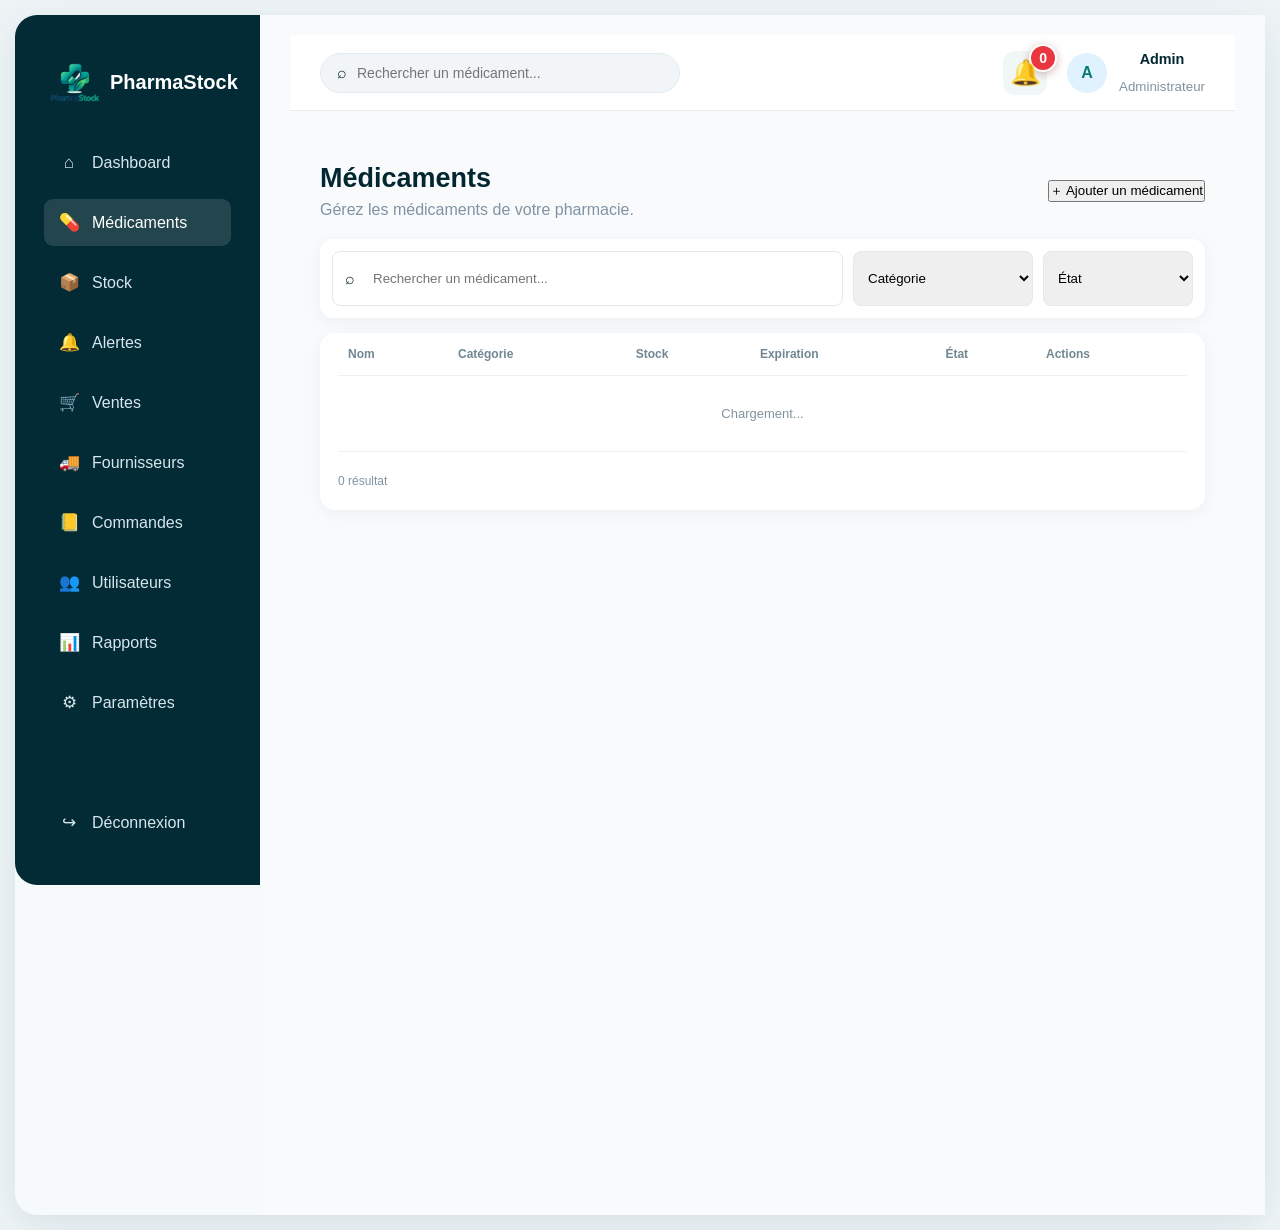
<file: frontend/pages/medicaments.html>
<!DOCTYPE html>
<html lang="fr">

<head>

    <meta charset="UTF-8">

    <meta
        name="viewport"
        content="width=device-width, initial-scale=1.0"
    >

    <title>PharmaStock - Médicaments</title>


    <link
        rel="stylesheet"
        href="../css/style.css"
    >
    <!-- CSS commun du Dashboard -->
    <link
        rel="stylesheet"
        href="../css/dashboard.css"
    >

    <!-- CSS spécifique médicaments -->
    <link
        rel="stylesheet"
        href="../css/medicaments.css"
    >
</head>


<body>

<div class="app-container">

    <!-- ================= SIDEBAR ================= -->

    <aside class="sidebar">

        <div class="logo-container">

            <img
                src="../images/logo1.png"
                class="logo-image"
                alt="PharmaStock"
            >

            <span class="logo-text">
                PharmaStock
            </span>

        </div>


        <nav class="sidebar-menu">

            <a
                href="dashboard-admin.html"
                class="menu-item"
            >
                <span class="menu-icon">⌂</span>
                <span>Dashboard</span>
            </a>


            <a
                href="medicaments.html"
                class="menu-item active"
            >
                <span class="menu-icon">💊</span>
                <span>Médicaments</span>
            </a>


            <a
                href="stock.html"
                class="menu-item"
            >
                <span class="menu-icon">📦</span>
                <span>Stock</span>
            </a>
            <a href="alertes.html" class="menu-item">
                <span class="menu-icon">🔔</span>
                <span>Alertes</span>
            
                <span class="menu-counter hidden" data-alert-counter>0</span>
            </a>


            <a
                href="ventes.html"
                class="menu-item"
            >
                <span class="menu-icon">🛒</span>
                <span>Ventes</span>
            </a>


            <a
                href="fournisseurs.html"
                class="menu-item"
            >
                <span class="menu-icon">🚚</span>
                <span>Fournisseurs</span>
            </a>

            <a 
                href="commandes.html" 
                class="menu-item"
            >
                <span class="menu-icon">📒</span>
                <span>Commandes</span>
            </a>

            <a
                href="utilisateurs.html"
                class="menu-item"
            >
                <span class="menu-icon">👥</span>
                <span>Utilisateurs</span>
            </a>


            <a href="rapports.html" class="menu-item">
                <span class="menu-icon">📊</span>
                <span>Rapports</span>
            </a>


            <a href="#" class="menu-item">
                <span class="menu-icon">⚙</span>
                <span>Paramètres</span>
            </a>

        </nav>


        <div class="sidebar-bottom">

            <a
                href="#"
                id="logoutBtn"
                class="menu-item logout"
            >
                <span class="menu-icon">↪</span>
                <span>Déconnexion</span>
            </a>

        </div>

    </aside>


    <!-- ================= MAIN ================= -->

    <main class="main-content">


        <!-- TOPBAR -->

        <header class="topbar">

            <div class="search-container">

                <span>⌕</span>

                <input
                    id="globalSearch"
                    type="search"
                    placeholder="Rechercher un médicament..."
                >

            </div>


            <div class="topbar-right">

                <button
                    class="notification-button"
                    type="button"
                 style="position: relative; display: inline-grid; place-items: center; width: 44px; min-width: 44px; height: 44px; min-height: 44px; padding: 7px; overflow: visible; border: 0; border-radius: 12px; background: #f1f7f6; color: #123f4c; font-size: 25px; line-height: 1;">
                    <span class="notification-icon" aria-hidden="true" style="display: inline-block; position: relative; z-index: 3; visibility: visible; opacity: 1; font-size: 25px; line-height: 1;">&#128276;</span>

                    <span class="notification-badge" style="position: absolute; top: -7px; right: -10px; z-index: 2; min-width: 28px; width: auto; height: 28px; padding: 0 5px; border: 2px solid #fff; border-radius: 999px; background: #e9363f; color: #fff; font: 900 14px/1 Arial, sans-serif; text-align: center; white-space: nowrap; box-shadow: 0 2px 8px rgba(120,20,20,.3);">
                        0
                    </span>

                </button>


                <div class="user-profile">

                    <div
                        class="avatar"
                        id="userAvatar"
                    >
                        A
                    </div>


                    <div class="user-info">

                        <strong id="adminName">
                            Admin
                        </strong>

                        <small>
                            Administrateur
                        </small>

                    </div>

                </div>

            </div>

        </header>


        <!-- CONTENU -->

        <section class="page-content">


            <div class="page-header">

                <div>

                    <h1>
                        Médicaments
                    </h1>

                    <p>
                        Gérez les médicaments
                        de votre pharmacie.
                    </p>

                </div>


                <button
                    id="openCreateBtn"
                    class="primary-button"
                >
                    ＋ Ajouter un médicament
                </button>

            </div>


            <!-- FILTRES -->

            <div class="filter-card">

                <div class="filter-search">

                    <span>⌕</span>

                    <input
                        id="searchInput"
                        type="search"
                        placeholder="Rechercher un médicament..."
                    >

                </div>


                <select id="categoryFilter">

                    <option value="">
                        Catégorie
                    </option>

                </select>


                <select id="statusFilter">

                    <option value="">
                        État
                    </option>

                    <option value="NORMAL">
                        Normal
                    </option>

                    <option value="FAIBLE">
                        Faible
                    </option>

                    <option value="RUPTURE">
                        Rupture
                    </option>

                    <option value="EXPIRE">
                        Expiré
                    </option>

                </select>

            </div>


            <!-- TABLE -->

            <div class="table-card">

                <div class="table-wrapper">

                    <table>

                        <thead>

                        <tr>

                            <th>
                                Nom
                            </th>

                            <th>
                                Catégorie
                            </th>

                            <th>
                                Stock
                            </th>

                            <th>
                                Expiration
                            </th>

                            <th>
                                État
                            </th>

                            <th>
                                Actions
                            </th>

                        </tr>

                        </thead>


                        <tbody id="medicamentsTableBody">

                        <tr>

                            <td
                                colspan="6"
                                class="loading"
                            >
                                Chargement...
                            </td>

                        </tr>

                        </tbody>

                    </table>

                </div>


                <div class="table-footer">

                    <span id="resultsInfo">
                        0 résultat
                    </span>

                    <div
                        id="pagination"
                        class="pagination"
                    ></div>

                </div>

            </div>

        </section>

    </main>

</div>


<!-- ================= MODAL AJOUT / MODIFICATION ================= -->

<div
    id="modalOverlay"
    class="modal-overlay hidden"
>

    <div class="modal">

        <div class="modal-header">

            <div>

                <h2 id="modalTitle">
                    Ajouter un médicament
                </h2>

                <p>
                    Renseignez les informations
                    du médicament.
                </p>

            </div>


            <button
                id="closeModalBtn"
                class="modal-close"
            >
                ×
            </button>

        </div>


        <form id="medicamentForm">

            <input
                type="hidden"
                id="medicamentId"
            >


            <div class="form-grid">


                <label>

                    Nom *

                    <input
                        id="nom"
                        required
                    >

                </label>


                <label>

                    Référence *

                    <input
                        id="reference"
                        required
                    >

                </label>


                <label>

                    Catégorie *

                    <select
                        id="categorie_id"
                        required
                    ></select>

                </label>


                <label>

                    Dosage

                    <input
                        id="dosage"
                        placeholder="1000 mg"
                    >

                </label>


                <label>

                    Forme

                    <input
                        id="forme"
                        placeholder="Comprimé"
                    >

                </label>


                <label>

                    Prix d'achat *

                    <input
                        id="prixAchat"
                        type="number"
                        min="0"
                        step="0.01"
                        required
                    >

                </label>


                <label>

                    Prix de vente *

                    <input
                        id="prixVente"
                        type="number"
                        min="0"
                        step="0.01"
                        required
                    >

                </label>


                <label>

                    Stock minimum *

                    <input
                        id="seuilMinimum"
                        type="number"
                        min="0"
                        required
                    >

                </label>


                <label class="full">

                    Description

                    <textarea
                        id="description"
                        rows="4"
                    ></textarea>

                </label>

            </div>


            <div
                id="formMessage"
                class="form-message"
            ></div>


            <div class="modal-actions">

                <button
                    type="button"
                    id="cancelBtn"
                    class="secondary-button"
                >
                    Annuler
                </button>


                <button
                    type="submit"
                    class="primary-button"
                >
                    Enregistrer
                </button>

            </div>

        </form>

    </div>

</div>


<script src="../js/role-layout.js"></script>
<script src="../js/medicaments.js"></script>

</body>

</html>
</file>
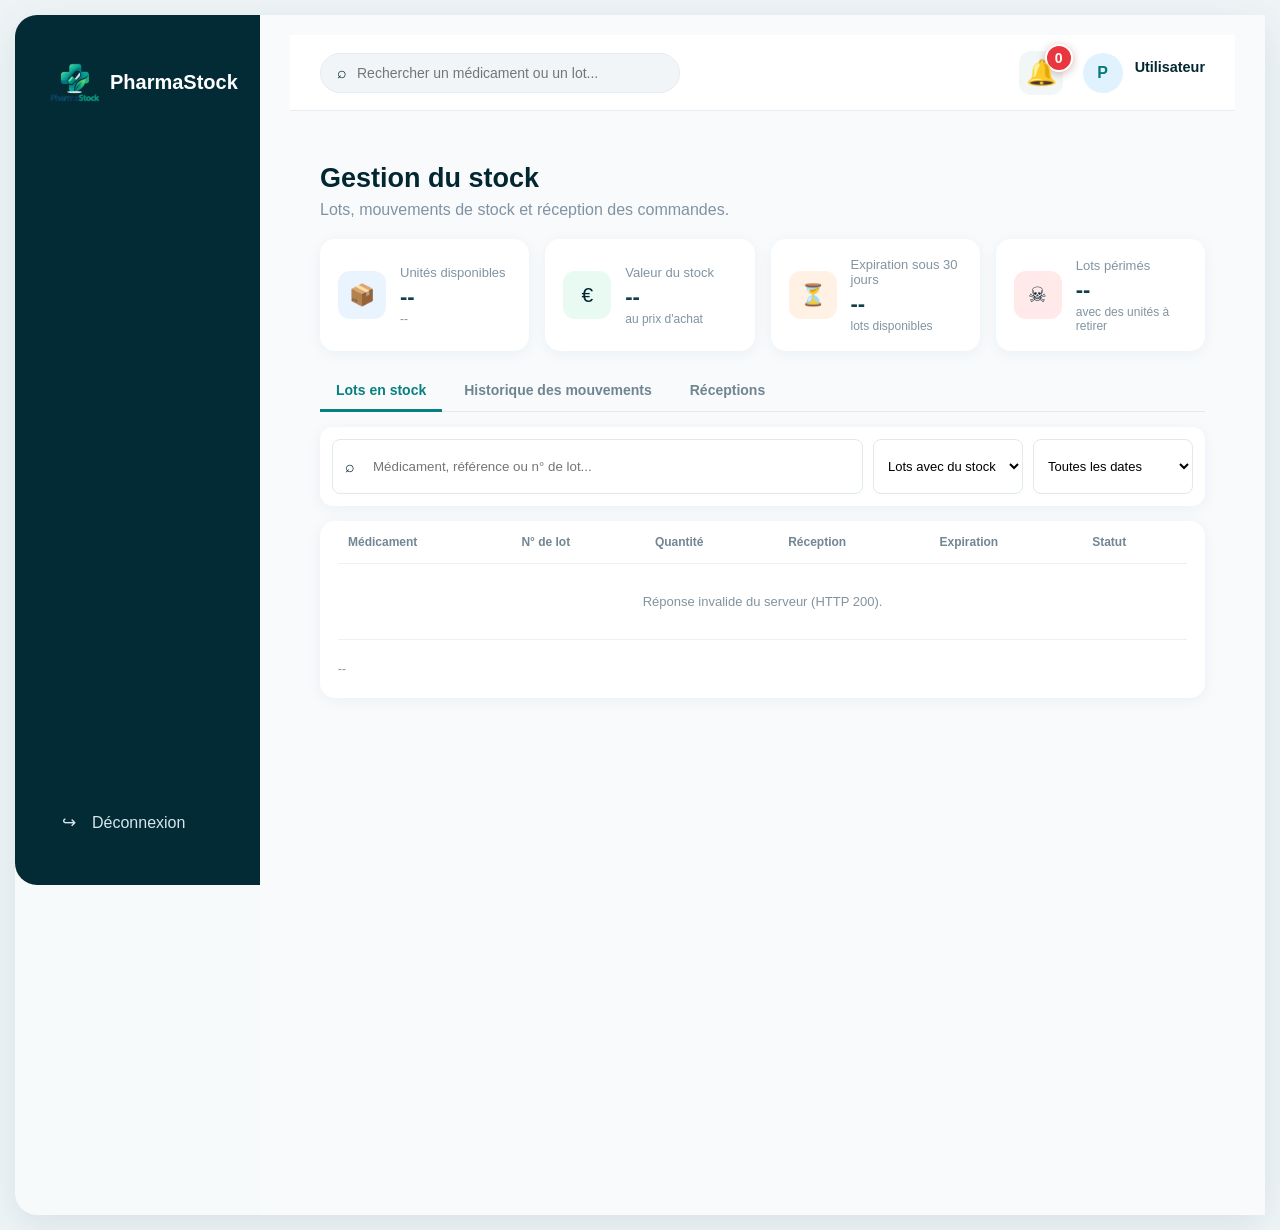
<file: frontend/pages/stock.html>
<!DOCTYPE html>
<html lang="fr">

<head>

    <meta charset="UTF-8">

    <meta
        name="viewport"
        content="width=device-width, initial-scale=1.0"
    >

    <title>PharmaStock - Stock</title>

    <link rel="stylesheet" href="../css/style.css">
    <link rel="stylesheet" href="../css/dashboard.css">
    <link rel="stylesheet" href="../css/medicaments.css">
    <link rel="stylesheet" href="../css/pharmacien.css">
</head>

<body>

<div class="app-container">

    <!-- ================= SIDEBAR ================= -->

    <aside class="sidebar">

        <div class="logo-container">

            <img
                src="../images/logo1.png"
                class="logo-image"
                alt="PharmaStock"
            >

            <span class="logo-text">
                PharmaStock
            </span>

        </div>

        <!-- Menu construit par role-layout.js -->
        <nav class="sidebar-menu"></nav>

        <div class="sidebar-bottom">

            <a href="#" id="logoutBtn" class="menu-item">
                <span class="menu-icon">↪</span>
                <span>Déconnexion</span>
            </a>

        </div>

    </aside>


    <!-- ================= MAIN ================= -->

    <main class="main-content">

        <header class="topbar">

            <div class="search-container">

                <span>⌕</span>

                <input
                    id="globalSearch"
                    type="search"
                    placeholder="Rechercher un médicament ou un lot..."
                >

            </div>

            <div class="topbar-right">

                <button class="notification-button" type="button" style="position: relative; display: inline-grid; place-items: center; width: 44px; min-width: 44px; height: 44px; min-height: 44px; padding: 7px; overflow: visible; border: 0; border-radius: 12px; background: #f1f7f6; color: #123f4c; font-size: 25px; line-height: 1;">
                    <span class="notification-icon" aria-hidden="true" style="display: inline-block; position: relative; z-index: 3; visibility: visible; opacity: 1; font-size: 25px; line-height: 1;">&#128276;</span>
                    <span class="notification-badge" style="position: absolute; top: -7px; right: -10px; z-index: 2; min-width: 28px; width: auto; height: 28px; padding: 0 5px; border: 2px solid #fff; border-radius: 999px; background: #e9363f; color: #fff; font: 900 14px/1 Arial, sans-serif; text-align: center; white-space: nowrap; box-shadow: 0 2px 8px rgba(120,20,20,.3);">0</span>
                </button>

                <div class="user-profile">

                    <div class="avatar">P</div>

                    <div class="user-info">
                        <strong id="userName">Utilisateur</strong>
                        <small id="userRole"></small>
                    </div>

                </div>

            </div>

        </header>


        <section class="page-content">

            <!-- TITRE -->

            <div class="page-header">

                <div>
                    <h1>Gestion du stock</h1>
                    <p>Lots, mouvements de stock et réception des commandes.</p>
                </div>

                <div class="header-actions edit-only">

                    <button class="secondary-button" id="openReceptionBtn" type="button">
                        📥 Réceptionner une commande
                    </button>

                    <button class="primary-button" id="openLotBtn" type="button">
                        ＋ Ajouter un lot
                    </button>

                </div>

            </div>


            <!-- RÉSUMÉ -->

            <section class="ph-stats">

                <div class="ph-stat">
                    <div class="ph-stat-icon blue">📦</div>
                    <div class="ph-stat-info">
                        <span class="ph-stat-label">Unités disponibles</span>
                        <strong class="ph-stat-value" id="resumeUnites">--</strong>
                        <span class="ph-stat-sub" id="resumeLots">--</span>
                    </div>
                </div>

                <div class="ph-stat">
                    <div class="ph-stat-icon green">€</div>
                    <div class="ph-stat-info">
                        <span class="ph-stat-label">Valeur du stock</span>
                        <strong class="ph-stat-value" id="resumeValeur">--</strong>
                        <span class="ph-stat-sub">au prix d'achat</span>
                    </div>
                </div>

                <div class="ph-stat">
                    <div class="ph-stat-icon orange">⏳</div>
                    <div class="ph-stat-info">
                        <span class="ph-stat-label">Expiration sous 30 jours</span>
                        <strong class="ph-stat-value" id="resumeExpiration">--</strong>
                        <span class="ph-stat-sub">lots disponibles</span>
                    </div>
                </div>

                <div class="ph-stat">
                    <div class="ph-stat-icon red">☠</div>
                    <div class="ph-stat-info">
                        <span class="ph-stat-label">Lots périmés</span>
                        <strong class="ph-stat-value" id="resumePerimes">--</strong>
                        <span class="ph-stat-sub">avec des unités à retirer</span>
                    </div>
                </div>

            </section>


            <!-- ONGLETS -->

            <div class="tabs">
                <button class="tab-button active" data-tab="lots" type="button">Lots en stock</button>
                <button class="tab-button" data-tab="mouvements" type="button">Historique des mouvements</button>
                <button class="tab-button" data-tab="receptions" type="button">Réceptions</button>
            </div>


            <!-- ================= ONGLET LOTS ================= -->

            <div class="tab-panel" id="tab-lots">

                <div class="ph-filters">

                    <div class="filter-search">
                        <span>⌕</span>
                        <input id="lotSearch" type="search" placeholder="Médicament, référence ou n° de lot...">
                    </div>

                    <select id="lotStatusFilter">
                        <option value="ACTIFS">Lots avec du stock</option>
                        <option value="">Tous les lots</option>
                        <option value="DISPONIBLE">Disponibles</option>
                        <option value="PERIME">Périmés</option>
                        <option value="EPUISE">Épuisés</option>
                    </select>

                    <select id="lotExpiryFilter">
                        <option value="">Toutes les dates</option>
                        <option value="30">Expire sous 30 jours</option>
                        <option value="90">Expire sous 90 jours</option>
                    </select>

                </div>

                <div class="table-card">

                    <div class="table-wrapper">

                        <table>

                            <thead>
                                <tr>
                                    <th>Médicament</th>
                                    <th>N° de lot</th>
                                    <th>Quantité</th>
                                    <th>Réception</th>
                                    <th>Expiration</th>
                                    <th>Statut</th>
                                    <th class="edit-only">Actions</th>
                                </tr>
                            </thead>

                            <tbody id="lotsTableBody">
                                <tr><td colspan="7" class="table-empty">Chargement...</td></tr>
                            </tbody>

                        </table>

                    </div>

                    <div class="table-footer">
                        <span id="lotsCount">--</span>
                    </div>

                </div>

            </div>


            <!-- ================= ONGLET MOUVEMENTS ================= -->

            <div class="tab-panel hidden" id="tab-mouvements">

                <div class="ph-filters">

                    <div class="filter-search">
                        <span>⌕</span>
                        <input id="movementSearch" type="search" placeholder="Médicament, lot, motif ou utilisateur...">
                    </div>

                    <select id="movementTypeFilter">
                        <option value="">Tous les types</option>
                        <option value="ENTREE">Entrées</option>
                        <option value="SORTIE">Sorties</option>
                        <option value="PERTE">Pertes</option>
                        <option value="RETOUR">Retours</option>
                        <option value="AJUSTEMENT">Ajustements</option>
                    </select>

                    <label>
                        Du
                        <input type="date" id="movementFrom">
                    </label>

                    <label>
                        au
                        <input type="date" id="movementTo">
                    </label>

                </div>

                <div class="table-card">

                    <div class="table-wrapper">

                        <table>

                            <thead>
                                <tr>
                                    <th>Date</th>
                                    <th>Médicament</th>
                                    <th>Lot</th>
                                    <th>Type</th>
                                    <th>Quantité</th>
                                    <th>Motif</th>
                                    <th>Utilisateur</th>
                                </tr>
                            </thead>

                            <tbody id="movementsTableBody">
                                <tr><td colspan="7" class="table-empty">Chargement...</td></tr>
                            </tbody>

                        </table>

                    </div>

                    <div class="table-footer">
                        <span id="movementsCount">--</span>
                        <span class="muted">300 derniers mouvements maximum</span>
                    </div>

                </div>

            </div>


            <!-- ================= ONGLET RÉCEPTIONS ================= -->

            <div class="tab-panel hidden" id="tab-receptions">

                <div class="ph-filters">

                    <div class="filter-search">
                        <span>⌕</span>
                        <input id="receptionSearch" type="search" placeholder="N° de commande, fournisseur, produit ou n° de lot...">
                    </div>

                    <select id="receptionFilter">
                        <option value="">Toutes les réceptions</option>
                        <option value="refus">Avec des produits refusés</option>
                        <option value="manquant">Avec des produits manquants</option>
                    </select>

                </div>

                <div class="table-card">

                    <div class="table-wrapper">

                        <table>

                            <thead>
                                <tr>
                                    <th>Réceptionnée le</th>
                                    <th>Commande</th>
                                    <th>Fournisseur</th>
                                    <th>Par</th>
                                    <th>Acceptées</th>
                                    <th>Refusées</th>
                                    <th>Manquantes</th>
                                    <th></th>
                                </tr>
                            </thead>

                            <tbody id="receptionsTableBody">
                                <tr><td colspan="8" class="table-empty">Chargement...</td></tr>
                            </tbody>

                        </table>

                    </div>

                    <div class="table-footer">
                        <span id="receptionsCount">--</span>
                    </div>

                </div>

            </div>

        </section>

    </main>

</div>


<!-- ================= MODAL : AJOUT DE LOT ================= -->

<div class="modal-overlay hidden" id="lotModal">

    <div class="modal">

        <div class="modal-header">
            <h2>Ajouter un lot</h2>
            <button class="modal-close" type="button" data-close>×</button>
        </div>

        <p class="modal-info">
            Le lot est ajouté au stock et une entrée est enregistrée
            dans l'historique des mouvements.
        </p>

        <form id="lotForm">

            <div class="form-grid">

                <label class="full">
                    Médicament *
                    <select id="lotProduct" required></select>
                </label>

                <label>
                    N° de lot *
                    <input id="lotNumber" type="text" maxlength="100" required>
                </label>

                <label>
                    Quantité *
                    <input id="lotQuantity" type="number" min="1" step="1" required>
                </label>

                <label>
                    Date de réception *
                    <input id="lotReception" type="date" required>
                </label>

                <label>
                    Date d'expiration *
                    <input id="lotExpiration" type="date" required>
                </label>

                <label class="full">
                    Motif
                    <input id="lotReason" type="text" maxlength="200" placeholder="Ex. : réception hors commande">
                </label>

            </div>

            <div class="form-error hidden" id="lotError"></div>

            <div class="modal-actions">
                <button class="secondary-button" type="button" data-close>Annuler</button>
                <button class="primary-button" type="submit">Ajouter au stock</button>
            </div>

        </form>

    </div>

</div>


<!-- ================= MODAL : MOUVEMENT ================= -->

<div class="modal-overlay hidden" id="movementModal">

    <div class="modal">

        <div class="modal-header">
            <h2>Mouvement de stock</h2>
            <button class="modal-close" type="button" data-close>×</button>
        </div>

        <p class="modal-info" id="movementLotInfo"></p>

        <form id="movementForm">

            <input type="hidden" id="movementLotId">

            <div class="form-grid">

                <label class="full">
                    Type de mouvement *
                    <select id="movementType" required>
                        <option value="PERTE">Perte / casse (retire du stock)</option>
                        <option value="SORTIE">Sortie (retire du stock)</option>
                        <option value="RETOUR">Retour client ou fournisseur (ajoute au stock)</option>
                        <option value="ENTREE">Entrée (ajoute au stock)</option>
                        <option value="AJUSTEMENT">Ajustement d'inventaire (quantité réelle)</option>
                    </select>
                </label>

                <label class="full">
                    <span id="movementQuantityLabel">Quantité *</span>
                    <input id="movementQuantity" type="number" min="0" step="1" required>
                    <span class="form-hint" id="movementHint"></span>
                </label>

                <label class="full">
                    Motif
                    <input id="movementReason" type="text" maxlength="200" placeholder="Ex. : boîte abîmée, inventaire mensuel...">
                </label>

            </div>

            <div class="form-error hidden" id="movementError"></div>

            <div class="modal-actions">
                <button class="secondary-button" type="button" data-close>Annuler</button>
                <button class="primary-button" type="submit">Enregistrer</button>
            </div>

        </form>

    </div>

</div>


<!-- ================= MODAL : RÉCEPTION DE COMMANDE ================= -->

<div class="modal-overlay hidden" id="receptionModal">

    <div class="modal xwide">

        <div class="modal-header">
            <h2>Réceptionner une commande</h2>
            <button class="modal-close" type="button" data-close>×</button>
        </div>

        <p class="modal-info">
            Contrôlez chaque produit livré. Saisissez le numéro de lot et la date
            d'expiration indiqués sur les boîtes, puis la quantité <strong>acceptée</strong>
            (mise en stock) et la quantité <strong>refusée</strong> (avec son motif).
            Un produit qui expire dans moins de <strong><span id="receptionDelay">6</span> mois</strong>
            est refusé par défaut. Ce qui n'est ni accepté ni refusé est noté comme manquant.
            La commande passera au statut « Reçue ».
        </p>

        <form id="receptionForm">

            <div class="form-grid">

                <label class="full">
                    Commande *
                    <select id="receptionOrder" required></select>
                </label>

            </div>

            <div class="table-wrapper">

                <table class="reception-table">

                    <thead>
                        <tr>
                            <th>Produit</th>
                            <th style="width: 140px;">N° de lot</th>
                            <th style="width: 150px;">Expiration</th>
                            <th style="width: 85px;">Acceptées</th>
                            <th style="width: 85px;">Refusées</th>
                            <th style="width: 190px;">Motif du refus</th>
                        </tr>
                    </thead>

                    <tbody id="receptionLines"></tbody>

                </table>

            </div>

            <div class="form-error hidden" id="receptionError"></div>

            <div class="modal-actions">
                <button class="secondary-button" type="button" data-close>Annuler</button>
                <button class="primary-button" type="submit" id="receptionSubmit">Valider la réception</button>
            </div>

        </form>

    </div>

</div>


<!-- ================= MODAL : DÉTAIL D'UNE RÉCEPTION ================= -->

<div class="modal-overlay hidden" id="receptionDetailModal">

    <div class="modal xwide">

        <div class="modal-header">
            <h2 id="receptionDetailTitle">Réception</h2>
            <button class="modal-close" type="button" data-close>×</button>
        </div>

        <p class="modal-info" id="receptionDetailInfo"></p>

        <div class="table-wrapper">

            <table class="reception-table">

                <thead>
                    <tr>
                        <th>Produit</th>
                        <th>Commandé</th>
                        <th>Accepté (mis en stock)</th>
                        <th>Refusé</th>
                        <th>Manquant</th>
                    </tr>
                </thead>

                <tbody id="receptionDetailLines"></tbody>

            </table>

        </div>

        <div class="modal-actions">
            <button class="secondary-button" type="button" data-close>Fermer</button>
        </div>

    </div>

</div>


<script src="../js/role-layout.js"></script>
<script src="../js/pharmacien-utils.js"></script>
<script src="../js/stock.js"></script>

</body>

</html>
</file>
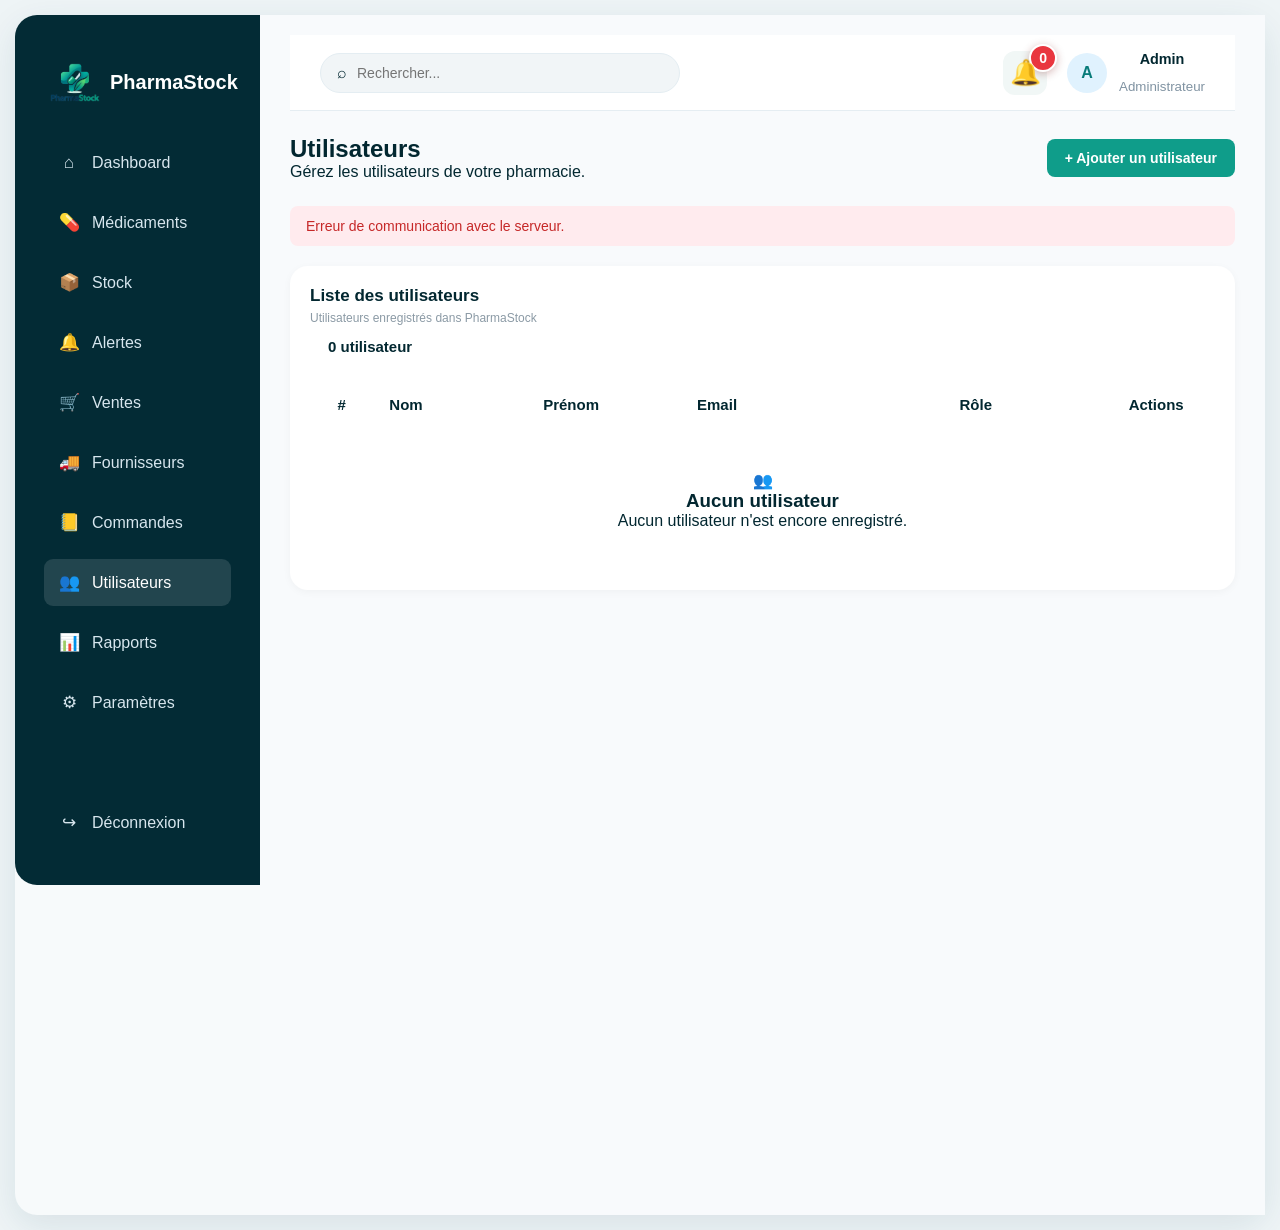
<file: frontend/pages/utilisateurs.html>
<!DOCTYPE html>
<html lang="fr">

<head>

    <meta charset="UTF-8">

    <meta
        name="viewport"
        content="width=device-width, initial-scale=1.0"
    >

    <title>PharmaStock - Utilisateurs</title>


    <!-- CSS général -->
    <link
        rel="stylesheet"
        href="../css/style.css"
    >

    <!-- CSS du dashboard -->
    <link
        rel="stylesheet"
        href="../css/dashboard.css"
    >

    <!-- CSS spécifique aux utilisateurs -->
    <link
        rel="stylesheet"
        href="../css/utilisateurs.css?v=20261022-2"
    >
</head>


<body>


<div class="app-container">


    <!-- =====================================================
         SIDEBAR
    ====================================================== -->

    <aside class="sidebar">


        <!-- LOGO -->

        <div class="logo-container">

            <img
                src="../images/logo1.png"
                class="logo-image"
                alt="Logo PharmaStock"
            >

            <div class="logo-text">
                PharmaStock
            </div>

        </div>


        <!-- MENU -->

        <nav class="sidebar-menu">


            <!-- DASHBOARD -->

            <a
                href="dashboard-admin.html"
                class="menu-item"
            >

                <span class="menu-icon">
                    ⌂
                </span>

                <span>
                    Dashboard
                </span>

            </a>


            <!-- MEDICAMENTS -->

            <a
                href="medicaments.html"
                class="menu-item"
            >

                <span class="menu-icon">
                    💊
                </span>

                <span>
                    Médicaments
                </span>

            </a>


            <!-- STOCK -->

            <a
                href="#"
                class="menu-item"
            >

                <span class="menu-icon">
                    📦
                </span>

                <span>
                    Stock
                </span>

            </a>
            <a href="alertes.html" class="menu-item">
                <span class="menu-icon">🔔</span>
                <span>Alertes</span>
            
                <span class="menu-counter hidden" data-alert-counter>0</span>
            </a>


            <!-- VENTES -->

            <a
                href="#"
                class="menu-item"
            >

                <span class="menu-icon">
                    🛒
                </span>

                <span>
                    Ventes
                </span>

            </a>


            <!-- FOURNISSEURS -->

            <a
                href="fournisseurs.html"
                class="menu-item"
            >

                <span class="menu-icon">
                    🚚
                </span>

                <span>
                    Fournisseurs
                </span>

            </a>
            
            <a 
                href="commandes.html" 
                class="menu-item"
            >
                <span class="menu-icon">📒</span>
                <span>Commandes</span>
            </a>

            <!-- UTILISATEURS -->

            <a
                href="utilisateurs.html"
                class="menu-item active"
            >

                <span class="menu-icon">
                    👥
                </span>

                <span>
                    Utilisateurs
                </span>

            </a>


            <!-- RAPPORTS -->

            <a
                href="rapports.html"
                class="menu-item"
            >

                <span class="menu-icon">
                    📊
                </span>

                <span>
                    Rapports
                </span>

            </a>


            <!-- PARAMETRES -->

            <a
                href="#"
                class="menu-item"
            >

                <span class="menu-icon">
                    ⚙
                </span>

                <span>
                    Paramètres
                </span>

            </a>


        </nav>


        <!-- DECONNEXION -->

        <div class="sidebar-bottom">

            <a
                href="#"
                id="logoutBtn"
                class="menu-item logout"
            >

                <span class="menu-icon">
                    ↪
                </span>

                <span>
                    Déconnexion
                </span>

            </a>

        </div>


    </aside>



    <!-- =====================================================
         CONTENU PRINCIPAL
    ====================================================== -->

    <main class="main-content">


        <!-- =================================================
             TOPBAR
        ================================================== -->

        <header class="topbar">


            <!-- RECHERCHE -->

            <div class="search-container">

                <span>
                    ⌕
                </span>

                <input
                    type="text"
                    id="globalSearch"
                    placeholder="Rechercher..."
                >

            </div>



            <!-- PARTIE DROITE -->

            <div class="topbar-right">


                <!-- NOTIFICATIONS -->

                <button
                    type="button"
                    class="notification-button"
                    id="notificationButton"
                 style="position: relative; display: inline-grid; place-items: center; width: 44px; min-width: 44px; height: 44px; min-height: 44px; padding: 7px; overflow: visible; border: 0; border-radius: 12px; background: #f1f7f6; color: #123f4c; font-size: 25px; line-height: 1;">

                    <span class="notification-icon" aria-hidden="true" style="display: inline-block; position: relative; z-index: 3; visibility: visible; opacity: 1; font-size: 25px; line-height: 1;">&#128276;</span>

                    <span
                        class="notification-badge"
                        id="notificationBadge"
                     style="position: absolute; top: -7px; right: -10px; z-index: 2; min-width: 28px; width: auto; height: 28px; padding: 0 5px; border: 2px solid #fff; border-radius: 999px; background: #e9363f; color: #fff; font: 900 14px/1 Arial, sans-serif; text-align: center; white-space: nowrap; box-shadow: 0 2px 8px rgba(120,20,20,.3);">
                        0
                    </span>

                </button>



                <!-- ADMIN CONNECTÉ -->

                <div class="user-profile">


                    <!-- AVATAR -->

                    <div
                        class="avatar"
                        id="adminAvatar"
                    >
                        A
                    </div>


                    <!-- NOM -->

                    <div class="user-info">

                        <strong id="adminName">
                            Admin
                        </strong>

                        <small>
                            Administrateur
                        </small>

                    </div>


                </div>


            </div>


        </header>



        <!-- =================================================
             CONTENU UTILISATEURS
        ================================================== -->

        <section class="dashboard-content users-content">


            <!-- TITRE -->

            <div class="users-header">


                <div>

                    <h1>
                        Utilisateurs
                    </h1>

                    <p>
                        Gérez les utilisateurs de votre pharmacie.
                    </p>

                </div>


                <!-- BOUTON AJOUTER -->

                <button
                    type="button"
                    id="addUserBtn"
                    class="add-user-btn"
                >

                    + Ajouter un utilisateur

                </button>


            </div>



            <!-- =================================================
                 MESSAGE
            ================================================== -->

            <div
                id="message"
                class="users-message"
            ></div>



            <!-- =================================================
                 CARTE UTILISATEURS
            ================================================== -->

            <div class="dashboard-card users-card">


                <!-- HEADER CARTE -->

                <div class="card-header">


                    <div>

                        <h2>
                            Liste des utilisateurs
                        </h2>

                        <p>
                            Utilisateurs enregistrés dans PharmaStock
                        </p>

                    </div>


                    <span
                        id="userCount"
                        class="user-count"
                    >
                        0 utilisateur
                    </span>


                </div>



                <!-- TABLEAU -->

                <div class="users-table-container">


                    <table class="users-table">


                        <thead>

                            <tr>

                                <th>
                                    #
                                </th>

                                <th>
                                    Nom
                                </th>

                                <th>
                                    Prénom
                                </th>

                                <th>
                                    Email
                                </th>

                                <th>
                                    Rôle
                                </th>

                                <th>
                                    Actions
                                </th>

                            </tr>

                        </thead>


                        <tbody id="usersTableBody">

                            <!--
                                Les utilisateurs seront ajoutés
                                ici avec utilisateurs.js
                            -->

                        </tbody>


                    </table>



                    <!-- AUCUN UTILISATEUR -->

                    <div
                        id="emptyUsers"
                        class="empty-users"
                    >

                        <div class="empty-users-icon">
                            👥
                        </div>

                        <h3>
                            Aucun utilisateur
                        </h3>

                        <p>
                            Aucun utilisateur n'est encore enregistré.
                        </p>

                    </div>


                </div>


            </div>


        </section>


    </main>


</div>



<!-- =========================================================
     MODAL AJOUT / MODIFICATION UTILISATEUR
========================================================== -->

<div
    id="userModal"
    class="user-modal"
>


    <div class="user-modal-content">


        <!-- HEADER -->

        <div class="user-modal-header">


            <div>

                <h2 id="modalTitle">
                    Ajouter un utilisateur
                </h2>

                <p>
                    Remplissez les informations de l'utilisateur.
                </p>

            </div>


            <button
                type="button"
                id="closeModalBtn"
                class="close-modal-btn"
            >
                ×
            </button>


        </div>



        <!-- FORMULAIRE -->

        <form
            id="userForm"
            autocomplete="off"
        >


            <!-- ID CACHÉ -->

            <input
                type="hidden"
                id="userId"
                name="id"
            >



            <!-- NOM / PRÉNOM -->

            <div class="form-row">


                <div class="form-group">

                    <label for="nom">
                        Nom
                    </label>

                    <input
                        type="text"
                        id="nom"
                        name="nom"
                        placeholder="Ex : Dupont"
                        required
                    >

                </div>


                <div class="form-group">

                    <label for="prenom">
                        Prénom
                    </label>

                    <input
                        type="text"
                        id="prenom"
                        name="prenom"
                        placeholder="Ex : Jean"
                        required
                    >

                </div>


            </div>



            <!-- EMAIL -->

            <div class="form-group">

                <label for="email">
                    Adresse email
                </label>

                <input
                    type="email"
                    id="email"
                    name="email"
                    placeholder="Ex : jean.dupont@gmail.com"
                    required
                >

            </div>



            <!-- MOT DE PASSE -->

            <div class="form-group">

                <label for="motDePasse">
                    Mot de passe
                </label>

                <input
                    type="password"
                    id="motDePasse"
                    name="motDePasse"
                    placeholder="Mot de passe"
                >

                <small id="passwordHelp">
                    Obligatoire lors de la création.
                </small>

            </div>



            <!-- ROLE -->

            <div class="form-group">

                <label for="role_id">
                    Rôle
                </label>

                <select
                    id="role_id"
                    name="role_id"
                    required
                >

                    <option value="">
                        Sélectionner un rôle
                    </option>

                    <option value="1">
                        Administrateur
                    </option>

                    <option value="2">
                        Pharmacien
                    </option>

                    <option value="3">
                        Employé
                    </option>

                </select>

            </div>



            <!-- BOUTONS -->

            <div class="user-modal-actions">


                <button
                    type="button"
                    id="cancelUserBtn"
                    class="cancel-user-btn"
                >

                    Annuler

                </button>


                <button
                    type="submit"
                    class="save-user-btn"
                >

                    Enregistrer

                </button>


            </div>


        </form>


    </div>


</div>



<!-- =========================================================
     JAVASCRIPT
========================================================== -->

<script src="../js/utilisateurs.js"></script>
<script src="../js/role-layout.js"></script>


</body>

</html>
</file>
<file: frontend/css/style.css>
* {
    margin: 0;
    padding: 0;
    box-sizing: border-box;
    font-family: 'Segoe UI', Tahoma, Geneva, Verdana, sans-serif;
}

body {
    background-color: #f4f7f6;
    color: #333;
    display: block;
    min-height: 100vh;
    overflow-x: hidden;
    overflow-y: auto;
    padding: 0;
}

.app-container {
    display: flex;
    width: calc(100% - 30px);
    max-width: 1600px;
    background-color: #f7fafb;
    border-radius: 22px;
    box-shadow: 0 10px 35px rgba(20, 70, 90, 0.10);
    overflow: visible;
    min-height: 100vh;
    margin: 15px auto;
}

/* Sidebar */
.sidebar {
    width: 240px;
    background-color: #0d2c38;
    color: #fff;
    display: flex;
    flex-direction: column;
    padding: 24px 16px;
}

.logo {
    display: flex;
    align-items: center;
    gap: 10px;
    font-size: 1.1rem;
    color: #2ed573;
    margin-bottom: 30px;
}

.menu {
    display: flex;
    flex-direction: column;
    gap: 8px;
    flex: 1;
}

.menu a {
    color: #a0b2b8;
    text-decoration: none;
    padding: 12px 16px;
    border-radius: 8px;
    display: flex;
    align-items: center;
    gap: 12px;
    font-size: 0.95rem;
    transition: 0.3s;
}

.menu a:hover,
.menu a.active {
    background-color: #1a4857;
    color: #ffffff;
}

.logout a {
    color: #a0b2b8;
    text-decoration: none;
    display: flex;
    align-items: center;
    gap: 12px;
    padding: 12px 16px;
}

/* Main Content */
.main-content {
    flex: 1;
    padding: 24px 32px;
    background-color: #f8fafb;
}

.topbar {
    display: flex;
    justify-content: space-between;
    align-items: center;
    margin-bottom: 24px;
}

.search-bar {
    background-color: #eef3f5;
    padding: 10px 16px;
    border-radius: 20px;
    display: flex;
    align-items: center;
    gap: 10px;
    width: 300px;
    color: #888;
}

.search-bar input {
    border: none;
    background: transparent;
    outline: none;
    width: 100%;
}

.user-profile {
    display: flex;
    align-items: center;
    gap: 20px;
}

.notifications {
    position: relative;
    cursor: pointer;
    font-size: 1.2rem;
    color: #0d2c38;
}

.notifications .badge {
    position: absolute;
    top: -5px;
    right: -5px;
    background-color: #ff4757;
    color: #fff;
    font-size: 0.65rem;
    padding: 2px 5px;
    border-radius: 50%;
}

.user-info {
    display: flex;
    align-items: center;
    gap: 10px;
}

.avatar {
    width: 40px;
    height: 40px;
    border-radius: 50%;
}

.user-info strong {
    display: block;
    font-size: 0.9rem;
}

.user-info span {
    font-size: 0.8rem;
    color: #777;
}

.welcome-section {
    margin-bottom: 24px;
}

.welcome-section h1 {
    font-size: 1.6rem;
    color: #0d2c38;
}

.welcome-section p {
    color: #666;
    font-size: 0.95rem;
}

/* Cards */
.cards-grid {
    display: grid;
    grid-template-columns: repeat(2, 1fr);
    gap: 16px;
    margin-bottom: 30px;
}

.card {
    padding: 20px;
    border-radius: 12px;
    color: #ffffff;
    cursor: pointer;
    transition: transform 0.2s;
}

.card:hover {
    transform: translateY(-3px);
}

.card-icon {
    font-size: 1.8rem;
    margin-bottom: 12px;
}

.card h3 {
    font-size: 1.1rem;
    margin-bottom: 4px;
}

.card p {
    font-size: 0.85rem;
    opacity: 0.9;
}

.card-green {
    background: linear-gradient(135deg, #10ac84, #1dd1a1);
}

.card-blue {
    background: linear-gradient(135deg, #2e86de, #54a0ff);
}

.card-purple {
    background: linear-gradient(135deg, #5f27cd, #341f97);
}

.card-orange {
    background: linear-gradient(135deg, #ff9f43, #ee5253);
}

/* Panels */
.bottom-grid {
    display: grid;
    grid-template-columns: 1.2fr 0.8fr;
    gap: 20px;
}

.panel {
    background: #ffffff;
    padding: 20px;
    border-radius: 12px;
    box-shadow: 0 4px 12px rgba(0, 0, 0, 0.03);
}

.panel h3 {
    font-size: 1rem;
    margin-bottom: 16px;
    color: #0d2c38;
}

.activity-list,
.stock-list {
    list-style: none;
    margin-bottom: 16px;
}

.activity-list li,
.stock-list li {
    display: flex;
    align-items: center;
    padding: 10px 0;
    border-bottom: 1px solid #f0f0f0;
    font-size: 0.9rem;
}

.item-icon {
    width: 32px;
    height: 32px;
    border-radius: 6px;
    display: flex;
    align-items: center;
    justify-content: center;
    margin-right: 12px;
}

.icon-green {
    background-color: #e6f9f0;
    color: #10ac84;
}

.item-title {
    flex: 1;
    font-weight: 500;
}

.item-price {
    font-weight: 600;
    margin-right: 16px;
}

.item-time {
    color: #888;
    font-size: 0.8rem;
}

.dot-red {
    color: #ff4757;
    margin-right: 12px;
}

.dot-orange {
    color: #ffa502;
    margin-right: 12px;
}

.link-more {
    color: #2e86de;
    text-decoration: none;
    font-size: 0.85rem;
    font-weight: 600;
}
/* Cloche et badge d'alertes : meme rendu sur toutes les pages */
.topbar .topbar-right button.notification-button {
    position: relative !important;
    display: inline-grid !important;
    place-items: center !important;
    width: 44px !important;
    min-width: 44px !important;
    height: 44px !important;
    min-height: 44px !important;
    padding: 7px !important;
    overflow: visible !important;
    border: 0 !important;
    border-radius: 12px !important;
    background: #f1f7f6 !important;
    color: #123f4c !important;
    font-size: 25px !important;
    line-height: 1 !important;
    cursor: pointer;
}

.topbar .topbar-right button.notification-button .notification-badge {
    position: absolute !important;
    top: -7px !important;
    right: -10px !important;
    z-index: 20 !important;
    display: flex;
    align-items: center !important;
    justify-content: center !important;
    width: auto !important;
    min-width: 28px !important;
    height: 28px !important;
    padding: 0 5px !important;
    overflow: visible !important;
    border: 2px solid #fff !important;
    border-radius: 999px !important;
    background: #e9363f !important;
    color: #fff !important;
    font-family: Arial, sans-serif !important;
    font-size: 14px !important;
    font-weight: 800 !important;
    line-height: 1 !important;
    text-align: center !important;
    white-space: nowrap !important;
    box-shadow: 0 2px 8px rgba(120, 20, 20, .3) !important;
}

.menu-item span.menu-counter:last-child {
    display: inline-flex;
    align-items: center;
    justify-content: center;
    min-width: 22px;
    height: 22px;
    padding: 0 6px;
    margin-left: auto;
    border-radius: 999px;
    background: #e9363f;
    color: #fff;
    font-size: 11px;
    font-weight: 800;
    line-height: 1;
}

.menu-item span.menu-counter.hidden:last-child {
    display: none;
}

@media (max-width: 900px) {
    .menu-item span.menu-counter:last-child {
        display: inline-flex;
    }

    .menu-item span.menu-counter.hidden:last-child {
        display: none;
    }
}


.notification-button .notification-icon {
    position: relative !important;
    z-index: 30 !important;
    display: inline-block !important;
    visibility: visible !important;
    opacity: 1 !important;
    font-size: 25px !important;
    line-height: 1 !important;
}
</file>
<file: frontend/css/dashboard.css>
/* =========================================================
   RESET
========================================================= */

* {
    box-sizing: border-box;
}

html,
body {
    margin: 0;
    min-height: 100%;
    overflow-x: hidden;
    overflow-y: auto;
}

body {
    font-family: Arial, sans-serif;
    background: #eef4f6;
    color: #022730;
    min-height: 100vh;
    display: block;
}


/* =========================================================
   APPLICATION PRINCIPALE
========================================================= */

.app-container {
    display: flex;
    width: calc(100% - 30px);
    max-width: 1600px;

    min-height: 100vh;

    margin: 15px auto;

    background: #f7fafb;
    border-radius: 22px;

    overflow: visible;

    box-shadow: 0 10px 35px rgba(20, 70, 90, 0.10);
}


/* =========================================================
   SIDEBAR
========================================================= */



.sidebar {
    position: fixed;
    top: 15px;
    left: 15px;
    bottom: 15px;

    width: 245px;
    min-width: 245px;

    height: calc(100vh - 30px);

    overflow-y: auto;

    display: flex;
    flex-direction: column;

    background: #063b45;
    color: white;

    z-index: 1000;

    border-radius: 22px 0 0 22px;
}


/* =========================================================
   LOGO
========================================================= */

.logo-container {
    height: 95px;

    display: flex;
    align-items: center;

    padding: 20px;

    gap: 10px;
}

.logo-image {
    width: 50px;
    height: 50px;

    object-fit: contain;
}

.logo-text {
    font-size: 20px;
    font-weight: 700;
    color: white;
}


/* =========================================================
   MENU SIDEBAR
========================================================= */

.sidebar-menu {
    padding: 10px 14px;
    flex: 1;
}

.menu-item {
    display: flex;
    align-items: center;

    gap: 12px;

    padding: 13px 14px;

    color: #d7e6ee;

    text-decoration: none;

    border-radius: 9px;

    margin-bottom: 5px;

    transition: all 0.2s ease;
}

.menu-item:hover {
    background: rgba(255, 255, 255, 0.08);
    color: white;
}

.menu-item.active {
    background: rgba(255, 255, 255, 0.12);
    color: white;
}

.menu-icon {
    width: 22px;
    min-width: 22px;

    text-align: center;

    font-size: 17px;
}

.sidebar-bottom {
    padding: 14px;
}


/* =========================================================
   CONTENU PRINCIPAL
========================================================= */

.main-content {
    flex: 1;

    min-width: 0;
    width: auto;

    display: flex;
    flex-direction: column;

    min-height: calc(100vh + 160px);

    margin-left: 245px;

    overflow: visible;
}


/* =========================================================
   TOPBAR
========================================================= */

.topbar {
    min-height: 76px;
    width: 100%;

    background: white;

    display: flex;
    justify-content: space-between;
    align-items: center;

    padding: 0 30px;

    border-bottom: 1px solid #e5edf2;
}


/* Recherche */

.search-container {
    display: flex;
    align-items: center;

    gap: 10px;

    width: 360px;

    background: #f1f5f7;

    border: 1px solid #e4edf2;

    border-radius: 30px;

    padding: 10px 16px;
}

.search-container input {
    border: none;
    outline: none;

    width: 100%;

    background: transparent;

    font-size: 14px;
}


/* Partie droite */

.topbar-right {
    display: flex;
    align-items: center;

    gap: 25px;
}


/* Notification */


.notification-button {
    position: relative;

    border: none;
    background: transparent;

    font-size: 20px;

    cursor: pointer;
}

.notification-badge {
    position: absolute;

    top: -6px;
    right: -7px;

    background: #ef4444;

    color: white;

    font-size: 10px;

    border-radius: 20px;

    min-width: 17px;
    height: 17px;

    display: flex;
    justify-content: center;
    align-items: center;
}


/* Profil */

.user-profile {
    display: flex;
    align-items: center;

    gap: 10px;
}

.avatar {
    width: 40px;
    height: 40px;

    border-radius: 50%;

    background: #dff4f2;

    color: #087b79;

    display: flex;
    justify-content: center;
    align-items: center;

    font-weight: bold;
}

.user-info {
    display: flex;
    flex-direction: column;
}

.user-info small {
    color: #8093a2;
    margin-top: 2px;
}


/* =========================================================
   CONTENU DASHBOARD
========================================================= */

.dashboard-content {
    min-height: calc(100vh + 160px);
    height: auto;
    overflow: visible;
    padding-bottom: 50px;
}

img {
    max-width: 50%;
}

.dashboard-grid,
.bottom-grid,
.stats-grid {
    min-width: 0;
}

.dashboard-card,
.stat-card {
    min-width: 0;
}

/* =========================================================
   BIENVENUE
========================================================= */

.welcome-section {
    display: flex;
    justify-content: space-between;
    align-items: center;

    margin-bottom: 25px;
}

.welcome-section h1 {
    margin: 0;

    font-size: 27px;

    color: #123f4c;
}

.welcome-section p {
    margin-top: 7px;

    color: #8093a2;
}


/* Bouton actualiser */

.refresh-button {
    border: none;

    background: #087f80;

    color: white;

    padding: 11px 17px;

    border-radius: 8px;

    cursor: pointer;

    transition: 0.2s;
}

.refresh-button:hover {
    background: #066e70;
}


/* =========================================================
   STATISTIQUES
========================================================= */

.stats-grid {
    display: grid;

    grid-template-columns:
        repeat(4, minmax(0, 1fr));

    gap: 18px;

    margin-bottom: 20px;
}

.stat-card {
    background: white;

    padding: 20px;

    border-radius: 15px;

    display: flex;
    align-items: center;

    gap: 15px;

    box-shadow:
        0 3px 15px rgba(20, 70, 90, 0.05);

    min-width: 0;
}

.stat-icon {
    width: 52px;
    height: 52px;

    min-width: 52px;

    border-radius: 13px;

    display: flex;
    justify-content: center;
    align-items: center;

    font-size: 22px;
}

.stat-icon.blue {
    background: #e9f4ff;
}

.stat-icon.green {
    background: #e8faf2;
}

.stat-icon.purple {
    background: #f1edff;
}

.stat-icon.orange {
    background: #fff1e4;
}

.stat-info {
    display: flex;
    flex-direction: column;

    min-width: 0;
}

.stat-label {
    color: #8194a2;

    font-size: 13px;
}

.stat-value {
    font-size: 24px;

    margin-top: 5px;

    font-weight: 700;

    white-space: nowrap;
}


/* =========================================================
   GRILLES DASHBOARD
========================================================= */

.dashboard-grid {
    display: grid;

    grid-template-columns:
        minmax(0, 2fr) minmax(280px, 1fr);

    gap: 20px;

    margin-bottom: 20px;
}

.bottom-grid {
    display: grid;

    grid-template-columns:
        minmax(0, 1.5fr) minmax(280px, 1fr);

    gap: 20px;

    margin-bottom: 20px;
}


/* =========================================================
   CARTES
========================================================= */

.dashboard-card {
    background: white;

    border-radius: 15px;

    padding: 20px;

    box-shadow:
        0 3px 15px rgba(20, 70, 90, 0.05);

    min-width: 0;
}

.card-header {
    margin-bottom: 15px;
}

.card-header h2 {
    font-size: 17px;

    margin: 0;
}

.card-header p {
    color: #8b9aa5;

    font-size: 12px;

    margin: 5px 0;
}


/* =========================================================
   GRAPHIQUE
========================================================= */

.chart-container {
    position: relative;

    width: 100%;

    height: 300px;

    min-height: 250px;
}


/* =========================================================
   ALERTES
========================================================= */

.alerts-list {
    display: flex;

    flex-direction: column;

    gap: 12px;
}

.alert-item {
    display: flex;
    align-items: center;

    gap: 12px;

    padding: 14px;

    border-radius: 10px;
}

.alert-item.danger {
    background: #fff1f1;
}

.alert-item.warning {
    background: #fff8e9;
}

.alert-item.orange {
    background: #fff3eb;
}

.alert-icon {
    width: 30px;
    height: 30px;

    min-width: 30px;

    border-radius: 50%;

    background: white;

    display: flex;
    align-items: center;
    justify-content: center;

    font-weight: bold;
}

.alert-content {
    flex: 1;

    display: flex;
    flex-direction: column;

    min-width: 0;
}

.alert-content small {
    color: #84929b;

    margin-top: 3px;
}


/* =========================================================
   ACTIVITÃ‰ / VENTES
========================================================= */

.activity-list,
.sales-list {
    display: flex;

    flex-direction: column;
}

.activity-item,
.recent-sale-item {
    display: flex;
    align-items: center;

    gap: 12px;

    padding: 13px 0;

    border-bottom: 1px solid #edf1f3;
}

.activity-icon,
.sale-icon {
    width: 34px;
    height: 34px;

    min-width: 34px;

    border-radius: 50%;

    background: #e9f7f5;

    display: flex;
    align-items: center;
    justify-content: center;
}

.activity-content,
.sale-info {
    display: flex;
    flex-direction: column;

    flex: 1;

    min-width: 0;
}

.activity-content span,
.activity-content small,
.sale-info small {
    color: #81909a;

    margin-top: 3px;
}

.activity-date {
    color: #8998a3;

    font-size: 12px;
}

.sale-amount {
    font-weight: bold;

    white-space: nowrap;
}


/* =========================================================
   Ã‰TATS
========================================================= */

.loading,
.empty-state,
.error-state {
    padding: 30px;

    text-align: center;

    color: #83939e;
}


/* =========================================================
   TABLETTE
========================================================= */

@media (max-width: 1200px) {

    .app-container {
        width: calc(100% - 30px);

        margin: 15px;
    }

    .sidebar {
        width: 220px;
        min-width: 220px;
    }

    .stats-grid {
        grid-template-columns:
            repeat(2, minmax(0, 1fr));
    }

    .dashboard-grid,
    .bottom-grid {
        grid-template-columns: 1fr;
    }

}


/* =========================================================
   PETITE TABLETTE
========================================================= */

@media (max-width: 900px) {

    .sidebar {
        width: 78px;
        min-width: 78px;
    }

    .logo-container {
        justify-content: center;

        padding: 15px;
    }

    .logo-image {
        width: 45px;
        height: 45px;
    }

    .logo-text {
        display: none;
    }

    .menu-item {
        justify-content: center;

        padding: 13px 8px;
    }

    .menu-item span:last-child {
        display: none;
    }

    .menu-icon {
        margin: 0;
    }

    .main-content {
        min-width: 0;
    }

    .topbar {
        padding: 0 20px;
    }

    .search-container {
        width: 280px;
    }

    .user-info {
        display: none;
    }

}


/* =========================================================
   MOBILE
========================================================= */

@media (max-width: 650px) {

    body {
        background: #f4f8fb;
    }

    .app-container {
        width: 100%;

        min-height: 100vh;

        margin: 0;

        border-radius: 0;

        box-shadow: none;
    }

    .sidebar {
        width: 64px;
        min-width: 64px;

        height: 100vh;

        position: sticky;

        top: 0;
    }

    .logo-container {
        height: 75px;

        padding: 10px;
    }

    .logo-image {
        width: 40px;
        height: 40px;
    }

    .sidebar-menu {
        padding: 8px;
    }

    .menu-item {
        padding: 12px 5px;
    }

    .sidebar-bottom {
        padding: 8px;
    }


    /* TOPBAR */

    .topbar {
        min-height: 65px;

        padding: 0 12px;
    }

    .search-container {
        width: 100%;

        max-width: 220px;

        padding: 8px 12px;
    }

    .topbar-right {
        gap: 10px;
    }


    /* CONTENU */

    .dashboard-content {
        padding: 18px 12px;
    }


    /* BIENVENUE */

    .welcome-section {
        align-items: flex-start;

        flex-direction: column;

        gap: 15px;
    }

    .welcome-section h1 {
        font-size: 23px;
    }

    .refresh-button {
        width: 100%;
    }


    /* STATS */

    .stats-grid {
        grid-template-columns: 1fr;

        gap: 12px;
    }

    .stat-card {
        padding: 16px;
    }


    /* CARTES */

    .dashboard-grid,
    .bottom-grid {
        grid-template-columns: 1fr;

        gap: 15px;
    }

    .dashboard-card {
        padding: 16px;
    }


    /* GRAPHIQUE */

    .chart-container {
        height: 250px;
    }


    /* ALERTES */

    .alert-item {
        padding: 12px;
    }

}


/* =========================================================
   TRÃˆS PETITS Ã‰CRANS
========================================================= */

@media (max-width: 450px) {

    .sidebar {
        width: 55px;
        min-width: 55px;
    }

    .main-content {
        width: calc(100% - 55px);
    }

    .search-container {
        max-width: 160px;
    }

    .search-container input {
        font-size: 12px;
    }

    .notification-button {
        font-size: 18px;
    }

    .avatar {
        width: 34px;
        height: 34px;
    }

    .dashboard-content {
        padding: 14px 10px;
    }

    .welcome-section h1 {
        font-size: 20px;
    }

    .stat-value {
        font-size: 21px;
    }

    .chart-container {
        height: 220px;
    }

}

/* =========================================================
   COMPLÃ‰MENTS POUR LE DASHBOARD PHARMAMANAGER
========================================================= */

/* Cartes d'action principales (4 grands blocs de couleur) */
.action-cards-grid {
    display: grid;
    grid-template-columns: repeat(2, 1fr);
    gap: 20px;
    margin-bottom: 30px;
}

.action-card {
    display: flex;
    flex-direction: column;
    justify-content: space-between;
    padding: 25px;
    border-radius: 16px;
    color: white;
    text-decoration: none;
    min-height: 140px;
    transition: transform 0.2s ease, box-shadow 0.2s ease;
    box-shadow: 0 4px 15px rgba(0, 0, 0, 0.05);
}

.action-card:hover {
    transform: translateY(-3px);
    box-shadow: 0 8px 22px rgba(0, 0, 0, 0.12);
}

.action-card-icon {
    font-size: 32px;
    margin-bottom: 12px;
}

.action-card h3 {
    margin: 0 0 6px 0;
    font-size: 20px;
    font-weight: 700;
}

.action-card p {
    margin: 0;
    font-size: 13px;
    opacity: 0.9;
}

/* Couleurs des cartes d'action */
.action-card.green {
    background: linear-gradient(135deg, #10b981, #059669);
}

.action-card.blue {
    background: linear-gradient(135deg, #3b82f6, #2563eb);
}

.action-card.purple {
    background: linear-gradient(135deg, #8b5cf6, #7c3aed);
}

.action-card.orange {
    background: linear-gradient(135deg, #f97316, #ea580c);
}

/* Lien "Voir toutes les ventes" */
.card-footer-link {
    display: inline-flex;
    align-items: center;
    gap: 6px;
    margin-top: 15px;
    color: #087f80;
    text-decoration: none;
    font-size: 13px;
    font-weight: 600;
}

.card-footer-link:hover {
    text-decoration: underline;
}

/* Modale pour ajouter une vente (Backend simulation) */
.modal-overlay {
    position: fixed;
    top: 0;
    left: 0;
    right: 0;
    bottom: 0;
    background: rgba(0, 0, 0, 0.4);
    display: none;
    justify-content: center;
    align-items: center;
    z-index: 1000;
}

.modal-content {
    background: white;
    padding: 25px;
    border-radius: 15px;
    width: 100%;
    max-width: 400px;
}

.modal-content h3 {
    margin-top: 0;
    color: #022f39;
}

.form-group {
    margin-bottom: 15px;
}

.form-group label {
    display: block;
    font-size: 13px;
    margin-bottom: 5px;
    color: #555;
}

.form-group input {
    width: 100%;
    padding: 10px;
    border: 1px solid #ccc;
    border-radius: 8px;
}

.form-actions {
    display: flex;
    justify-content: flex-end;
    gap: 10px;
}

.btn-secondary {
    background: #e2e8f0;
    border: none;
    padding: 8px 15px;
    border-radius: 6px;
    cursor: pointer;
}

.btn-primary {
    background: #087f80;
    color: white;
    border: none;
    padding: 8px 15px;
    border-radius: 6px;
    cursor: pointer;
}

@media (max-width: 768px) {
    .action-cards-grid {
        grid-template-columns: 1fr;
    }
}

/* 1. Bloquer le dÃ©filement de toute la page */
html,
body {
    margin: 0;
    padding: 0;
    height: 100vh;
    width: 100vw;
    overflow: hidden;
    /* EmpÃªche le scroll global */
    font-family: 'Segoe UI', Tahoma, Geneva, Verdana, sans-serif;
}

/* 2. Conteneur principal plein Ã©cran */
.app-container {
    display: flex;
    width: 100vw;
    height: 100vh;
}

/* 3. Barre latÃ©rale fixe */
.sidebar {
    width: 250px;
    height: 100vh;
    background-color: #032b35;
    /* Couleur sombre de la sidebar */
    display: flex;
    flex-direction: column;
    padding: 20px 15px;
    box-sizing: border-box;
    flex-shrink: 0;
    /* EmpÃªche la sidebar de se dÃ©former */
}

.sidebar-menu {
    display: flex;
    flex-direction: column;
    gap: 8px;
    flex: 1;
    /* Remplit l'espace vertical */
}

.sidebar-bottom {
    margin-top: auto;
    /* Pousse DÃ©connexion tout en bas */
    padding-top: 15px;
}

/* 4. Zone de contenu principal */
.main-content {
    flex: 1;
    height: 100vh;
    display: flex;
    flex-direction: column;
    overflow-y: auto;
    /* Si le contenu dÃ©passe sur petit Ã©cran, seul le contenu dÃ©file, pas la sidebar */
    padding: 20px 30px;
    box-sizing: border-box;
    background-color: #f8fafc;
}

/* 5. Adapter les espaces pour que tout rentre dans 100vh */
.action-cards-grid {
    display: grid;
    grid-template-columns: repeat(2, 1fr);
    gap: 15px;
    margin-bottom: 20px;
}

.bottom-grid {
    display: grid;
    grid-template-columns: 1fr 1fr;
    gap: 20px;
    flex: 1;
    /* Ajuste automatiquement la hauteur des cartes du bas */
}

.dashboard-card {
    background: #ffffff;
    border-radius: 12px;
    padding: 20px;
    box-shadow: 0 2px 8px rgba(0, 0, 0, 0.04);
}

/* Zone supÃ©rieure droite */
.topbar-right {
    display: flex;
    align-items: center;
    gap: 20px;
}

/* Bouton notification avec badge rouge */
.notification-button {
    position: relative;
    background: transparent;
    border: none;
    font-size: 1.2rem;
    color: #475569;
    cursor: pointer;
    padding: 5px;
}

.notification-badge {
    position: absolute;
    top: 2px;
    right: 2px;
    width: 10px;
    height: 10px;
    background-color: #ef4444;
    border-radius: 50%;
    border: 2px solid #ffffff;
}

/* Profil utilisateur */
.user-profile {
    display: flex;
    align-items: center;
    gap: 12px;
    cursor: pointer;
}

/* Conteneur cercle de l'avatar */
.avatar {
    width: 40px;
    height: 40px;
    border-radius: 50%;
    overflow: hidden;
    background-color: #e0f2fe;
    /* Fond bleu clair doux */
    display: flex;
    align-items: center;
    justify-content: center;
    flex-shrink: 0;
}

/* Image de l'avatar */
.avatar-img {
    width: 100%;
    height: 100%;
    object-fit: cover;
}

/* Fallback IcÃ´ne */
.avatar-icon {
    color: #0284c7;
    font-size: 1.1rem;
}

/* Informations texte de l'utilisateur */
.user-info {
    display: flex;
    flex-direction: column;
}

.user-name-wrapper {
    display: flex;
    align-items: center;
    gap: 6px;
}

.user-name {
    font-weight: 600;
    font-size: 0.95rem;
    color: #1e293b;
}

.dropdown-icon {
    font-size: 0.7rem;
    color: #64748b;
}

.user-role {
    font-size: 0.8rem;
    color: #64748b;
}

/* Le document dÃ©file avec son contenu ; la sidebar reste fixe. */
html,
body {
    height: auto;
    min-height: 100%;
    width: 100%;
    overflow-x: hidden;
    overflow-y: auto;
}

.app-container {
    width: calc(100% - 30px);
    height: auto;
    min-height: 100vh;
}

.sidebar {
    position: fixed;
    top: 15px;
    left: 15px;
    bottom: 15px;
    width: 245px;
    min-width: 245px;
    height: calc(100vh - 30px);
    overflow-y: auto;
}

.main-content {
    height: auto;
    min-height: calc(100vh + 160px);
    overflow: visible;
}

/* Notification badge: visible et lisible sur les pages du tableau de bord */
.topbar-right .notification-button {
    position: relative;
    display: inline-grid;
    place-items: center;
    min-width: 42px;
    min-height: 42px;
    padding: 7px;
    border: 0;
    border-radius: 12px;
    background: #f1f7f6;
    color: #123f4c;
    font-size: 25px;
    line-height: 1;
    cursor: pointer;
}

.topbar-right .notification-button:hover {
    background: #e3f1ef;
}

.topbar-right .notification-button:focus-visible {
    outline: 3px solid rgba(8, 127, 128, .35);
    outline-offset: 2px;
}

.topbar-right .notification-badge {
    position: absolute;
    top: -5px;
    right: -5px;
    display: flex;
    align-items: center;
    justify-content: center;
    min-width: 23px;
    height: 23px;
    padding: 0 5px;
    border: 2px solid #fff;
    border-radius: 999px;
    background: #ef4444;
    color: #fff;
    font-size: 12px;
    font-weight: 800;
    line-height: 1;
    box-shadow: 0 2px 7px rgba(120, 20, 20, .25);
}
.menu-counter {
    display: inline-flex;
    align-items: center;
    justify-content: center;
    min-width: 21px;
    height: 21px;
    padding: 0 6px;
    margin-left: auto;
    border-radius: 999px;
    background: #e9363f;
    color: #fff;
    font-size: 11px;
    font-weight: 800;
    line-height: 1;
    box-shadow: 0 2px 6px rgba(120, 20, 20, .25);
}

.menu-counter.hidden {
    display: none;
}

.menu-item span.menu-counter:last-child {
    display: inline-flex;
}

.menu-item span.menu-counter.hidden:last-child {
    display: none;
}

/* Cloche et badge d'alertes : meme rendu sur toutes les pages */
.topbar .topbar-right button.notification-button {
    position: relative !important;
    display: inline-grid !important;
    place-items: center !important;
    width: 44px !important;
    min-width: 44px !important;
    height: 44px !important;
    min-height: 44px !important;
    padding: 7px !important;
    overflow: visible !important;
    border: 0 !important;
    border-radius: 12px !important;
    background: #f1f7f6 !important;
    color: #123f4c !important;
    font-size: 25px !important;
    line-height: 1 !important;
    cursor: pointer;
}

.topbar .topbar-right button.notification-button .notification-badge {
    position: absolute !important;
    top: -7px !important;
    right: -10px !important;
    z-index: 20 !important;
    display: flex;
    align-items: center !important;
    justify-content: center !important;
    width: auto !important;
    min-width: 28px !important;
    height: 28px !important;
    padding: 0 5px !important;
    overflow: visible !important;
    border: 2px solid #fff !important;
    border-radius: 999px !important;
    background: #e9363f !important;
    color: #fff !important;
    font-family: Arial, sans-serif !important;
    font-size: 14px !important;
    font-weight: 800 !important;
    line-height: 1 !important;
    text-align: center !important;
    white-space: nowrap !important;
    box-shadow: 0 2px 8px rgba(120, 20, 20, .3) !important;
}

.menu-item span.menu-counter:last-child {
    display: inline-flex;
    align-items: center;
    justify-content: center;
    min-width: 22px;
    height: 22px;
    padding: 0 6px;
    margin-left: auto;
    border-radius: 999px;
    background: #e9363f;
    color: #fff;
    font-size: 11px;
    font-weight: 800;
    line-height: 1;
}

.menu-item span.menu-counter.hidden:last-child {
    display: none;
}

@media (max-width: 900px) {
    .menu-item span.menu-counter:last-child {
        display: inline-flex;
    }

    .menu-item span.menu-counter.hidden:last-child {
        display: none;
    }
}


.notification-button .notification-icon {
    position: relative !important;
    z-index: 30 !important;
    display: inline-block !important;
    visibility: visible !important;
    opacity: 1 !important;
    font-size: 25px !important;
    line-height: 1 !important;
}
</file>
<file: frontend/css/medicaments.css>
.page-content {
    min-height: calc(100vh + 160px);
    padding: 28px 30px 35px;
}

.page-header {
    display: flex;
    justify-content: space-between;
    align-items: center;
    margin-bottom: 20px;
}

.page-header h1 {
    margin: 0;
    font-size: 27px;
}

.page-header p {
    color: #8093a2;
    margin-top: 7px;
}


/* ================= FILTRES ================= */

.filter-card {
    background: white;
    padding: 12px;
    border-radius: 13px;
    display: grid;
    grid-template-columns: 1fr 180px 150px;
    gap: 10px;
    margin-bottom: 15px;
    box-shadow: 0 3px 15px rgba(20,70,90,.05);
}

.filter-search {
    display: flex;
    align-items: center;
    gap: 8px;
    border: 1px solid #dfe9ee;
    border-radius: 8px;
    padding: 9px 12px;
}

.filter-search input,
.filter-card select {
    border: 1px solid #dfe9ee;
    border-radius: 8px;
    padding: 10px;
    outline: none;
}

.filter-search input {
    border: none;
    width: 100%;
}


/* ================= TABLE ================= */

.table-card {
    background: white;
    border-radius: 15px;
    padding: 0 18px;
    box-shadow: 0 3px 15px rgba(20,70,90,.05);
}

.table-wrapper {
    width: 100%;
    overflow-x: auto;
}

table {
    width: 100%;
    border-collapse: collapse;
    min-width: 700px;
}

th,
td {
    padding: 14px 10px;
    border-bottom: 1px solid #edf1f3;
    text-align: left;
    font-size: 13px;
}

th {
    color: #718793;
    font-size: 12px;
}

.product-name {
    font-weight: 700;
}

.stock-low {
    color: #e49a20;
    font-weight: bold;
}

.stock-zero {
    color: #ef4444;
    font-weight: bold;
}


/* ================= ETAT ================= */

.status-badge {
    display: inline-flex;
    padding: 5px 10px;
    border-radius: 20px;
    font-size: 11px;
    font-weight: bold;
}

.status-normal {
    background: #def7eb;
    color: #13875e;
}

.status-faible {
    background: #fff1cf;
    color: #b27600;
}

.status-rupture,
.status-expire {
    background: #ffe2e2;
    color: #d63b3b;
}



/* ================= ACTIONS ================= */

.action-buttons {
    display: flex;
    gap: 6px;
}

.icon-button {
    width: 31px;
    height: 31px;
    border: none;
    border-radius: 7px;
    background: #eef5f7;
    cursor: pointer;
}

.icon-button:hover {
    background: #dcebef;
}


/* ================= FOOTER ================= */

.table-footer {
    min-height: 58px;
    display: flex;
    justify-content: space-between;
    align-items: center;
    color: #8194a2;
    font-size: 12px;
}

.pagination {
    display: flex;
    gap: 5px;
}

.pagination button {
    width: 30px;
    height: 30px;
    border: 1px solid #dfe9ee;
    background: white;
    border-radius: 6px;
}

.pagination button.active {
    background: #087f80;
    color: white;
}


/* ================= MODAL ================= */

.modal-overlay {
    position: fixed;
    inset: 0;
    z-index: 1000;

    background: rgba(10,35,45,.38);

    display: flex;
    justify-content: flex-end;
}

.modal {
    width: min(480px, 100%);
    height: 100%;

    background: white;

    padding: 24px;

    overflow-y: auto;
}

.modal-header {
    display: flex;
    justify-content: space-between;
}

.modal-header h2 {
    margin: 0;
}

.modal-close {
    border: none;
    background: transparent;
    font-size: 25px;
    cursor: pointer;
}

.form-grid {
    display: grid;
    grid-template-columns: 1fr 1fr;
    gap: 14px;
}

.form-grid label {
    display: flex;
    flex-direction: column;
    gap: 6px;
    font-size: 12px;
}

.form-grid label.full {
    grid-column: 1 / -1;
}

.form-grid input,
.form-grid select,
.form-grid textarea {
    border: 1px solid #dce7ec;
    border-radius: 7px;
    padding: 10px;
    outline: none;
}

.modal-actions {
    display: flex;
    justify-content: flex-end;
    gap: 10px;
    margin-top: 20px;
}

.hidden {
    display: none !important;
}

/* Cloche et badge d'alertes : meme rendu sur toutes les pages */
.topbar .topbar-right button.notification-button {
    position: relative !important;
    display: inline-grid !important;
    place-items: center !important;
    width: 44px !important;
    min-width: 44px !important;
    height: 44px !important;
    min-height: 44px !important;
    padding: 7px !important;
    overflow: visible !important;
    border: 0 !important;
    border-radius: 12px !important;
    background: #f1f7f6 !important;
    color: #123f4c !important;
    font-size: 25px !important;
    line-height: 1 !important;
    cursor: pointer;
}

.topbar .topbar-right button.notification-button .notification-badge {
    position: absolute !important;
    top: -7px !important;
    right: -10px !important;
    z-index: 20 !important;
    display: flex;
    align-items: center !important;
    justify-content: center !important;
    width: auto !important;
    min-width: 28px !important;
    height: 28px !important;
    padding: 0 5px !important;
    overflow: visible !important;
    border: 2px solid #fff !important;
    border-radius: 999px !important;
    background: #e9363f !important;
    color: #fff !important;
    font-family: Arial, sans-serif !important;
    font-size: 14px !important;
    font-weight: 800 !important;
    line-height: 1 !important;
    text-align: center !important;
    white-space: nowrap !important;
    box-shadow: 0 2px 8px rgba(120, 20, 20, .3) !important;
}

.menu-item span.menu-counter:last-child {
    display: inline-flex;
    align-items: center;
    justify-content: center;
    min-width: 22px;
    height: 22px;
    padding: 0 6px;
    margin-left: auto;
    border-radius: 999px;
    background: #e9363f;
    color: #fff;
    font-size: 11px;
    font-weight: 800;
    line-height: 1;
}

.menu-item span.menu-counter.hidden:last-child {
    display: none;
}

@media (max-width: 900px) {
    .menu-item span.menu-counter:last-child {
        display: inline-flex;
    }

    .menu-item span.menu-counter.hidden:last-child {
        display: none;
    }
}


.notification-button .notification-icon {
    position: relative !important;
    z-index: 30 !important;
    display: inline-block !important;
    visibility: visible !important;
    opacity: 1 !important;
    font-size: 25px !important;
    line-height: 1 !important;
}
</file>
<file: frontend/css/pharmacien.css>
/* =========================================================
   PHARMASTOCK - ESPACE PHARMACIEN
   (dashboard pharmacien, stock, alertes)
   Ã€ charger aprÃ¨s style.css, dashboard.css et medicaments.css
========================================================= */


/* =========================================================
   BOUTONS
========================================================= */

.primary-button,
.secondary-button,
.danger-button,
.mini-button {
    border: none;
    border-radius: 8px;
    padding: 10px 16px;
    font-size: 13px;
    font-weight: 600;
    cursor: pointer;
    transition: background 0.2s;
    white-space: nowrap;
}

.primary-button {
    background: #087f80;
    color: white;
}

.primary-button:hover {
    background: #066e70;
}

.secondary-button {
    background: #edf2f5;
    color: #073b46;
}

.secondary-button:hover {
    background: #e2eaee;
}

.danger-button {
    background: #fde8e8;
    color: #c53030;
}

.danger-button:hover {
    background: #fbd5d5;
}

.mini-button {
    padding: 6px 10px;
    font-size: 12px;
    background: #edf6f6;
    color: #087f80;
}

.mini-button:hover {
    background: #dcefef;
}

.mini-button.danger {
    background: #fdecec;
    color: #c53030;
}

.mini-button.muted {
    background: #f1f5f7;
    color: #5d7380;
}

button:disabled {
    opacity: 0.55;
    cursor: not-allowed;
}

.header-actions {
    display: flex;
    gap: 10px;
    flex-wrap: wrap;
}


/* =========================================================
   CARTES INDICATEURS
========================================================= */

.ph-stats {
    display: grid;
    grid-template-columns: repeat(4, minmax(0, 1fr));
    gap: 16px;
    margin-bottom: 20px;
}

.ph-stat {
    background: white;
    border-radius: 15px;
    padding: 18px;
    display: flex;
    align-items: center;
    gap: 14px;
    box-shadow: 0 3px 15px rgba(20, 70, 90, 0.05);
    text-decoration: none;
    color: inherit;
    min-width: 0;
}

a.ph-stat:hover {
    box-shadow: 0 6px 20px rgba(20, 70, 90, 0.10);
}

.ph-stat-icon {
    width: 48px;
    height: 48px;
    min-width: 48px;
    border-radius: 12px;
    display: flex;
    align-items: center;
    justify-content: center;
    font-size: 21px;
}

.ph-stat-icon.blue { background: #e9f4ff; }
.ph-stat-icon.green { background: #e8faf2; }
.ph-stat-icon.purple { background: #f1edff; }
.ph-stat-icon.orange { background: #fff1e4; }
.ph-stat-icon.red { background: #ffe9e9; }

.ph-stat-info {
    display: flex;
    flex-direction: column;
    min-width: 0;
}

.ph-stat-label {
    color: #8194a2;
    font-size: 13px;
}

.ph-stat-value {
    font-size: 22px;
    font-weight: 700;
    margin-top: 4px;
    color: #123f4c;
    white-space: nowrap;
}

.ph-stat-sub {
    color: #8194a2;
    font-size: 12px;
    margin-top: 2px;
}


/* =========================================================
   ACTIONS RAPIDES
========================================================= */

.quick-actions {
    display: grid;
    grid-template-columns: repeat(4, minmax(0, 1fr));
    gap: 14px;
    margin-bottom: 20px;
}

.quick-action {
    display: flex;
    align-items: center;
    gap: 12px;
    padding: 16px;
    border-radius: 14px;
    background: white;
    border: 1px solid #e3edf1;
    color: #123f4c;
    text-decoration: none;
    font-weight: 600;
    font-size: 14px;
    transition: border-color 0.2s, transform 0.2s;
}

.quick-action:hover {
    border-color: #087f80;
    transform: translateY(-2px);
}

.quick-action span:first-child {
    font-size: 22px;
}

.quick-action small {
    display: block;
    color: #8194a2;
    font-weight: 400;
    font-size: 12px;
    margin-top: 2px;
}


/* =========================================================
   GRILLES ET CARTES
========================================================= */

.ph-grid {
    display: grid;
    grid-template-columns: minmax(0, 1.6fr) minmax(0, 1fr);
    gap: 20px;
    margin-bottom: 20px;
}

.ph-grid.equal {
    grid-template-columns: minmax(0, 1fr) minmax(0, 1fr);
}

.ph-card {
    background: white;
    border-radius: 15px;
    padding: 20px;
    box-shadow: 0 3px 15px rgba(20, 70, 90, 0.05);
    min-width: 0;
}

.ph-card-header {
    display: flex;
    justify-content: space-between;
    align-items: flex-start;
    gap: 10px;
    margin-bottom: 14px;
}

.ph-card-header h2 {
    margin: 0;
    font-size: 16px;
    color: #123f4c;
}

.ph-card-header p {
    margin: 4px 0 0;
    color: #8b9aa5;
    font-size: 12px;
}

.ph-card-header a {
    color: #087f80;
    font-size: 12px;
    font-weight: 600;
    text-decoration: none;
    white-space: nowrap;
}

.ph-card-header a:hover {
    text-decoration: underline;
}

.ph-chart {
    position: relative;
    height: 260px;
}


/* =========================================================
   LISTES
========================================================= */

.ph-list {
    display: flex;
    flex-direction: column;
}

.ph-list-item {
    display: flex;
    align-items: center;
    gap: 12px;
    padding: 11px 0;
    border-bottom: 1px solid #edf1f3;
    font-size: 13px;
}

.ph-list-item:last-child {
    border-bottom: none;
}

.ph-list-main {
    flex: 1;
    min-width: 0;
    display: flex;
    flex-direction: column;
}

.ph-list-main strong {
    color: #123f4c;
    overflow: hidden;
    text-overflow: ellipsis;
    white-space: nowrap;
}

.ph-list-main small {
    color: #81909a;
    margin-top: 3px;
}

.ph-list-side {
    text-align: right;
    white-space: nowrap;
}

.ph-empty {
    padding: 24px 10px;
    text-align: center;
    color: #83939e;
    font-size: 13px;
}


/* =========================================================
   BADGES
========================================================= */

.badge {
    display: inline-flex;
    align-items: center;
    padding: 4px 10px;
    border-radius: 20px;
    font-size: 11px;
    font-weight: 700;
    white-space: nowrap;
}

.badge-green { background: #def7eb; color: #13875e; }
.badge-orange { background: #fff1cf; color: #b27600; }
.badge-red { background: #ffe2e2; color: #d63b3b; }
.badge-blue { background: #e3f0ff; color: #2563eb; }
.badge-purple { background: #efe9ff; color: #6d28d9; }
.badge-grey { background: #eef2f4; color: #5d7380; }

.qty-positive {
    color: #13875e;
    font-weight: 700;
}

.qty-negative {
    color: #d63b3b;
    font-weight: 700;
}


/* =========================================================
   ONGLETS
========================================================= */

.tabs {
    display: flex;
    gap: 6px;
    margin-bottom: 15px;
    border-bottom: 1px solid #e1eaee;
}

.tab-button {
    border: none;
    background: transparent;
    padding: 11px 16px;
    font-size: 14px;
    font-weight: 600;
    color: #6f8592;
    cursor: pointer;
    border-bottom: 3px solid transparent;
    margin-bottom: -1px;
}

.tab-button.active {
    color: #087f80;
    border-bottom-color: #087f80;
}

.tab-panel.hidden {
    display: none;
}


/* =========================================================
   FILTRES
========================================================= */

.ph-filters {
    background: white;
    padding: 12px;
    border-radius: 13px;
    display: flex;
    flex-wrap: wrap;
    gap: 10px;
    margin-bottom: 15px;
    box-shadow: 0 3px 15px rgba(20, 70, 90, 0.05);
}

.ph-filters .filter-search {
    flex: 1;
    min-width: 200px;
}

.ph-filters select,
.ph-filters input[type="date"] {
    border: 1px solid #dfe9ee;
    border-radius: 8px;
    padding: 9px 10px;
    outline: none;
    background: white;
    font-size: 13px;
}

.ph-filters label {
    display: flex;
    align-items: center;
    gap: 6px;
    font-size: 12px;
    color: #6f8592;
}

.chip-group {
    display: flex;
    flex-wrap: wrap;
    gap: 8px;
}

.chip {
    border: 1px solid #dfe9ee;
    background: white;
    border-radius: 20px;
    padding: 7px 13px;
    font-size: 12px;
    font-weight: 600;
    color: #5d7380;
    cursor: pointer;
}

.chip.active {
    background: #087f80;
    border-color: #087f80;
    color: white;
}

.chip .chip-count {
    margin-left: 4px;
    opacity: 0.8;
}


/* =========================================================
   TABLEAUX
========================================================= */

.table-card td .muted,
.muted {
    color: #8194a2;
    font-size: 12px;
}

.table-card tr.row-danger td {
    background: #fff8f8;
}

.table-card tr.row-warning td {
    background: #fffcf2;
}

.table-actions {
    display: flex;
    gap: 6px;
    flex-wrap: wrap;
}

.table-empty {
    padding: 30px;
    text-align: center;
    color: #83939e;
    font-size: 13px;
}


/* =========================================================
   FENÃŠTRES (TIROIR Ã€ DROITE, BASÃ‰ SUR medicaments.css)
========================================================= */

.modal-header {
    align-items: center;
    margin-bottom: 18px;
}

.modal.wide {
    width: min(720px, 100%);
}

.modal-info {
    background: #f4f8fa;
    border-radius: 10px;
    padding: 12px 14px;
    font-size: 13px;
    color: #456170;
    margin-bottom: 16px;
    line-height: 1.5;
}

.form-grid select {
    background: white;
}

.form-hint {
    font-size: 11px;
    color: #8194a2;
}

.form-error {
    background: #fff1f1;
    color: #c53030;
    border-radius: 8px;
    padding: 10px 12px;
    font-size: 13px;
    margin-top: 14px;
}

.reception-table {
    min-width: 0;
    margin-top: 10px;
}

.reception-table input {
    width: 100%;
    border: 1px solid #dce7ec;
    border-radius: 7px;
    padding: 8px;
    font-size: 13px;
    outline: none;
}

.reception-table td {
    padding: 8px 6px;
    vertical-align: middle;
}

.modal.xwide {
    width: min(1000px, 100%);
}

.reception-table select {
    width: 100%;
    border: 1px solid #dce7ec;
    border-radius: 7px;
    padding: 8px;
    font-size: 13px;
    background: white;
    outline: none;
}

.reception-table select:disabled,
.reception-table input:disabled {
    background: #f4f7f8;
    color: #9aaab3;
}

.reception-table tr.line-warning > td {
    background: #fff5f5;
}

.reception-table tr.line-note > td {
    padding-top: 0;
    border-bottom: 1px solid #edf1f3;
    font-size: 12px;
}

.reception-table tr.line-main > td {
    border-bottom: none;
}

.line-warning-text {
    color: #c53030;
    font-weight: 600;
}

.line-ok-text {
    color: #13875e;
}

.force-label {
    display: inline-flex;
    align-items: center;
    gap: 6px;
    margin-left: 10px;
    color: #456170;
    font-weight: 600;
    cursor: pointer;
}

.force-label input {
    width: auto;
}

.reception-detail-list {
    margin: 0;
    padding: 0;
    list-style: none;
    font-size: 12px;
    line-height: 1.6;
}


/* =========================================================
   NOTIFICATIONS (TOAST)
========================================================= */

.toast-container {
    position: fixed;
    right: 24px;
    bottom: 24px;
    z-index: 2000;
    display: flex;
    flex-direction: column;
    gap: 10px;
}

.toast {
    min-width: 260px;
    max-width: 380px;
    padding: 13px 16px;
    border-radius: 10px;
    background: #123f4c;
    color: white;
    font-size: 13px;
    box-shadow: 0 8px 25px rgba(0, 0, 0, 0.15);
    animation: toast-in 0.2s ease-out;
}

.toast.success { background: #0f7a5a; }
.toast.error { background: #c53030; }

@keyframes toast-in {
    from {
        opacity: 0;
        transform: translateY(10px);
    }
}


/* =========================================================
   RESPONSIVE
========================================================= */

@media (max-width: 1200px) {

    .ph-stats,
    .quick-actions {
        grid-template-columns: repeat(2, minmax(0, 1fr));
    }

    .ph-grid,
    .ph-grid.equal {
        grid-template-columns: 1fr;
    }
}

@media (max-width: 650px) {

    .ph-stats,
    .quick-actions {
        grid-template-columns: 1fr;
    }

    .page-header {
        flex-direction: column;
        align-items: flex-start;
        gap: 12px;
    }

    .page-content {
        padding: 18px 12px;
    }
}

/* Cloche et badge d'alertes : meme rendu sur toutes les pages */
.topbar .topbar-right button.notification-button {
    position: relative !important;
    display: inline-grid !important;
    place-items: center !important;
    width: 44px !important;
    min-width: 44px !important;
    height: 44px !important;
    min-height: 44px !important;
    padding: 7px !important;
    overflow: visible !important;
    border: 0 !important;
    border-radius: 12px !important;
    background: #f1f7f6 !important;
    color: #123f4c !important;
    font-size: 25px !important;
    line-height: 1 !important;
    cursor: pointer;
}

.topbar .topbar-right button.notification-button .notification-badge {
    position: absolute !important;
    top: -7px !important;
    right: -10px !important;
    z-index: 20 !important;
    display: flex;
    align-items: center !important;
    justify-content: center !important;
    width: auto !important;
    min-width: 28px !important;
    height: 28px !important;
    padding: 0 5px !important;
    overflow: visible !important;
    border: 2px solid #fff !important;
    border-radius: 999px !important;
    background: #e9363f !important;
    color: #fff !important;
    font-family: Arial, sans-serif !important;
    font-size: 14px !important;
    font-weight: 800 !important;
    line-height: 1 !important;
    text-align: center !important;
    white-space: nowrap !important;
    box-shadow: 0 2px 8px rgba(120, 20, 20, .3) !important;
}

.menu-item span.menu-counter:last-child {
    display: inline-flex;
    align-items: center;
    justify-content: center;
    min-width: 22px;
    height: 22px;
    padding: 0 6px;
    margin-left: auto;
    border-radius: 999px;
    background: #e9363f;
    color: #fff;
    font-size: 11px;
    font-weight: 800;
    line-height: 1;
}

.menu-item span.menu-counter.hidden:last-child {
    display: none;
}

@media (max-width: 900px) {
    .menu-item span.menu-counter:last-child {
        display: inline-flex;
    }

    .menu-item span.menu-counter.hidden:last-child {
        display: none;
    }
}


.notification-button .notification-icon {
    position: relative !important;
    z-index: 30 !important;
    display: inline-block !important;
    visibility: visible !important;
    opacity: 1 !important;
    font-size: 25px !important;
    line-height: 1 !important;
}
</file>
<file: frontend/css/commandes.css>
/* =====================================================
   CONTENU COMMANDES
===================================================== */

.commandes-content {
    width: 100%;
}


/* =====================================================
   HEADER
===================================================== */

.commandes-header {
    display: flex;

    align-items: center;
    justify-content: space-between;

    gap: 20px;

    margin-bottom: 25px;
}

.commandes-header h1 {
    margin: 0;
}

.commandes-header p {
    margin: 6px 0 0;

    opacity: .7;
}


/* =====================================================
   BOUTON AJOUTER
===================================================== */

.add-order-btn {
    display: inline-flex;

    align-items: center;
    justify-content: center;

    padding: 11px 18px;

    border: none;
    border-radius: 8px;

    background: #0f9d8a;

    color: white;

    font-size: 14px;
    font-weight: 600;

    cursor: pointer;

    transition: all .2s ease;
}

.add-order-btn:hover {
    background: #0b8878;

    transform: translateY(-1px);
}


/* =====================================================
   MESSAGE
===================================================== */

.commandes-message {
    display: none;

    padding: 12px 16px;

    margin-bottom: 20px;

    border-radius: 8px;

    font-size: 14px;
}

.commandes-message.success {
    display: block;

    background: #e8f7f3;

    color: #087f6c;
}

.commandes-message.error {
    display: block;

    background: #ffebee;

    color: #c62828;
}


/* =====================================================
   COMPTEUR
===================================================== */

.order-count {
    display: inline-flex;

    align-items: center;

    padding: 7px 14px;

    border-radius: 20px;

    font-size: 13px;
    font-weight: 600;

    background: #eef7f5;

    color: #0f8f7e;
}


/* =====================================================
   FILTRES
===================================================== */

.orders-filters {
    display: grid;

    grid-template-columns:
        2fr
        1fr
        1fr;

    gap: 15px;

    padding: 20px;

    border-bottom: 1px solid #edf1f3;
}

.filter-group {
    display: flex;

    flex-direction: column;

    gap: 7px;
}

.filter-group label {
    font-size: 13px;

    font-weight: 600;
}

.filter-group input,
.filter-group select {

    width: 100%;

    box-sizing: border-box;

    padding: 10px 12px;

    border: 1px solid #dfe5e8;

    border-radius: 8px;

    background: white;

    outline: none;

    font-size: 14px;
}

.filter-group input:focus,
.filter-group select:focus {
    border-color: #0f9d8a;
}


/* =====================================================
   TABLEAU
===================================================== */

.orders-table-container {
    width: 100%;

    overflow-x: auto;
}

.orders-table {
    width: 100%;

    border-collapse: collapse;

    table-layout: fixed;
}

.orders-table th {
    padding: 17px 15px;

    text-align: left;

    font-size: 14px;

    font-weight: 600;
}

.orders-table td {
    padding: 17px 15px;

    border-top: 1px solid #edf1f3;

    font-size: 14px;

    vertical-align: middle;
}


/* Largeurs */

.orders-table th:nth-child(1),
.orders-table td:nth-child(1) {
    width: 8%;

    text-align: center;
}

.orders-table th:nth-child(2),
.orders-table td:nth-child(2) {
    width: 15%;
}

.orders-table th:nth-child(3),
.orders-table td:nth-child(3) {
    width: 25%;
}

.orders-table th:nth-child(4),
.orders-table td:nth-child(4) {
    width: 17%;
}

.orders-table th:nth-child(5),
.orders-table td:nth-child(5) {
    width: 18%;
}

.orders-table th:nth-child(6),
.orders-table td:nth-child(6) {
    width: 17%;

    text-align: center;
}


/* =====================================================
   ELEMENTS TABLEAU
===================================================== */

.order-id {
    font-weight: 600;
}

.order-supplier {
    font-weight: 600;
}

.order-amount {
    font-weight: 600;
}


/* =====================================================
   STATUT
===================================================== */

.status-badge {
    display: inline-flex;

    align-items: center;
    justify-content: center;

    padding: 6px 12px;

    border-radius: 20px;

    font-size: 12px;

    font-weight: 600;

    white-space: nowrap;
}

.status-en-attente {
    background: #fff4df;

    color: #c47700;
}

.status-validee {
    background: #e8f0ff;

    color: #3568bd;
}

.status-recue {
    background: #e4f7f4;

    color: #087f78;
}

.status-annulee {
    background: #ffebee;

    color: #c62828;
}


/* =====================================================
   ACTIONS
===================================================== */

.order-actions {
    display: flex;

    align-items: center;
    justify-content: center;

    gap: 7px;
}

.order-action-btn {
    width: 34px;
    height: 34px;

    display: inline-flex;

    align-items: center;
    justify-content: center;

    border: none;

    border-radius: 7px;

    cursor: pointer;

    font-size: 15px;

    transition: all .2s ease;
}

.order-action-btn:hover {
    transform: translateY(-1px);
}

.view-order-btn {
    background: #eef5ff;
}

.edit-order-btn {
    background: #e8f7f3;
}

.delete-order-btn {
    background: #fff0f0;
}


/* =====================================================
   AUCUNE COMMANDE
===================================================== */

.empty-orders {
    display: none;

    text-align: center;

    padding: 50px 20px;
}

.empty-orders.visible {
    display: block;
}

.empty-orders-icon {
    font-size: 40px;

    margin-bottom: 10px;
}

.empty-orders h3 {
    margin: 0 0 7px;
}

.empty-orders p {
    margin: 0;

    opacity: .65;
}


/* =====================================================
   MODAL
===================================================== */

.order-modal {
    position: fixed;

    inset: 0;

    display: none;

    align-items: center;
    justify-content: center;

    padding: 20px;

    background: rgba(0, 0, 0, .45);

    z-index: 1000;
}

.order-modal-content {
    width: 100%;

    max-width: 760px;

    max-height: 90vh;

    overflow-y: auto;

    padding: 28px;

    box-sizing: border-box;

    background: #fff;

    border-radius: 16px;

    box-shadow:
        0 15px 50px rgba(0, 0, 0, .18);
}

.details-modal-content {
    max-width: 800px;
}


/* =====================================================
   HEADER MODAL
===================================================== */

.order-modal-header {
    display: flex;

    align-items: flex-start;
    justify-content: space-between;

    gap: 20px;

    margin-bottom: 25px;
}

.order-modal-header h2 {
    margin: 0;
}

.order-modal-header p {
    margin: 6px 0 0;

    opacity: .65;

    font-size: 14px;
}

.close-modal-btn {
    width: 36px;
    height: 36px;

    flex-shrink: 0;

    border: none;

    border-radius: 8px;

    background: transparent;

    font-size: 28px;

    cursor: pointer;
}

.close-modal-btn:hover {
    background: #f1f3f4;
}


/* =====================================================
   FORMULAIRE
===================================================== */

.form-row {
    display: grid;

    grid-template-columns: 1fr 1fr;

    gap: 18px;
}

.form-group {
    margin-bottom: 18px;
}

.form-group label {
    display: block;

    margin-bottom: 7px;

    font-size: 14px;

    font-weight: 600;
}

.form-group input,
.form-group select {
    width: 100%;

    box-sizing: border-box;

    padding: 11px 13px;

    border: 1px solid #dfe5e8;

    border-radius: 8px;

    outline: none;

    background: #fff;

    font-size: 14px;
}

.form-group input:focus,
.form-group select:focus {
    border-color: #0f9d8a;
}


/* =====================================================
   PRODUITS
===================================================== */

.order-products-section {
    margin-top: 25px;

    padding-top: 20px;

    border-top: 1px solid #edf1f3;
}

.order-products-header {
    display: flex;

    align-items: center;
    justify-content: space-between;

    gap: 20px;

    margin-bottom: 15px;
}

.order-products-header h3 {
    margin: 0;
}

.order-products-header p {
    margin: 5px 0 0;

    font-size: 13px;

    opacity: .65;
}

.add-product-btn {
    flex-shrink: 0;

    padding: 9px 13px;

    border: none;

    border-radius: 8px;

    background: #eef5ff;

    color: #3568bd;

    font-size: 13px;

    font-weight: 600;

    cursor: pointer;
}

.add-product-btn:hover {
    background: #e1ecff;
}


/* =====================================================
   LIGNE PRODUIT
===================================================== */

.product-row {
    display: grid;

    grid-template-columns:
        minmax(220px, 2fr)
        100px
        125px
        40px;

    gap: 10px;

    align-items: end;

    padding: 13px;

    margin-bottom: 10px;

    border-radius: 10px;

    background: #f8fafb;
}

.product-row label {
    display: block;

    margin-bottom: 5px;

    font-size: 12px;

    font-weight: 600;
}

.product-row select,
.product-row input {
    width: 100%;

    box-sizing: border-box;

    padding: 9px 10px;

    border: 1px solid #dfe5e8;

    border-radius: 7px;

    background: white;

    outline: none;

    font-size: 13px;
}

.product-row select:focus,
.product-row input:focus {
    border-color: #0f9d8a;
}

.remove-product-btn {
    width: 36px;
    height: 36px;

    border: none;

    border-radius: 7px;

    background: #fff0f0;

    color: #c62828;

    cursor: pointer;

    font-size: 18px;
}

.remove-product-btn:hover {
    background: #ffe0e0;
}


/* =====================================================
   TOTAL
===================================================== */

.order-total {
    display: flex;

    align-items: center;
    justify-content: space-between;

    margin-top: 20px;

    padding: 16px;

    border-radius: 10px;

    background: #f3f8f7;
}

.order-total span {
    font-weight: 600;
}

.order-total strong {
    font-size: 20px;

    color: #0f9d8a;
}


/* =====================================================
   ACTIONS MODAL
===================================================== */

.order-modal-actions {
    display: flex;

    justify-content: flex-end;

    gap: 10px;

    margin-top: 25px;
}

.cancel-order-btn,
.save-order-btn {
    padding: 11px 18px;

    border: none;

    border-radius: 8px;

    cursor: pointer;

    font-size: 14px;

    font-weight: 600;
}

.cancel-order-btn {
    background: #edf1f3;

    color: #333;
}

.save-order-btn {
    background: #0f9d8a;

    color: white;
}

.save-order-btn:hover {
    background: #0b8878;
}


/* =====================================================
   DETAILS COMMANDE
===================================================== */

.details-info {
    display: grid;

    grid-template-columns: 1fr 1fr;

    gap: 15px;

    margin-bottom: 25px;
}

.details-info-item {
    padding: 14px;

    border-radius: 9px;

    background: #f8fafb;
}

.details-info-item span {
    display: block;

    margin-bottom: 5px;

    font-size: 12px;

    opacity: .65;
}

.details-info-item strong {
    font-size: 14px;
}

.details-products {
    width: 100%;

    border-collapse: collapse;
}

.details-products th,
.details-products td {
    padding: 12px;

    text-align: left;

    border-bottom: 1px solid #edf1f3;

    font-size: 13px;
}

.details-total {
    display: flex;

    justify-content: flex-end;

    gap: 20px;

    margin-top: 18px;

    font-size: 17px;
}


/* =====================================================
   RESPONSIVE
===================================================== */

@media (max-width: 900px) {

    .orders-filters {
        grid-template-columns: 1fr 1fr;
    }

    .orders-filters .filter-group:first-child {
        grid-column: 1 / -1;
    }

    .form-row {
        grid-template-columns: 1fr;
    }

    .orders-table {
        min-width: 850px;
    }

}


@media (max-width: 650px) {

    .commandes-header {
        flex-direction: column;

        align-items: flex-start;
    }

    .orders-filters {
        grid-template-columns: 1fr;
    }

    .orders-filters .filter-group:first-child {
        grid-column: auto;
    }

    .order-products-header {
        flex-direction: column;

        align-items: flex-start;
    }

    .product-row {
        grid-template-columns: 1fr;
    }

    .details-info {
        grid-template-columns: 1fr;
    }

}
/* Cloche et badge d'alertes : meme rendu sur toutes les pages */
.topbar .topbar-right button.notification-button {
    position: relative !important;
    display: inline-grid !important;
    place-items: center !important;
    width: 44px !important;
    min-width: 44px !important;
    height: 44px !important;
    min-height: 44px !important;
    padding: 7px !important;
    overflow: visible !important;
    border: 0 !important;
    border-radius: 12px !important;
    background: #f1f7f6 !important;
    color: #123f4c !important;
    font-size: 25px !important;
    line-height: 1 !important;
    cursor: pointer;
}

.topbar .topbar-right button.notification-button .notification-badge {
    position: absolute !important;
    top: -7px !important;
    right: -10px !important;
    z-index: 20 !important;
    display: flex;
    align-items: center !important;
    justify-content: center !important;
    width: auto !important;
    min-width: 28px !important;
    height: 28px !important;
    padding: 0 5px !important;
    overflow: visible !important;
    border: 2px solid #fff !important;
    border-radius: 999px !important;
    background: #e9363f !important;
    color: #fff !important;
    font-family: Arial, sans-serif !important;
    font-size: 14px !important;
    font-weight: 800 !important;
    line-height: 1 !important;
    text-align: center !important;
    white-space: nowrap !important;
    box-shadow: 0 2px 8px rgba(120, 20, 20, .3) !important;
}

.menu-item span.menu-counter:last-child {
    display: inline-flex;
    align-items: center;
    justify-content: center;
    min-width: 22px;
    height: 22px;
    padding: 0 6px;
    margin-left: auto;
    border-radius: 999px;
    background: #e9363f;
    color: #fff;
    font-size: 11px;
    font-weight: 800;
    line-height: 1;
}

.menu-item span.menu-counter.hidden:last-child {
    display: none;
}

@media (max-width: 900px) {
    .menu-item span.menu-counter:last-child {
        display: inline-flex;
    }

    .menu-item span.menu-counter.hidden:last-child {
        display: none;
    }
}


.notification-button .notification-icon {
    position: relative !important;
    z-index: 30 !important;
    display: inline-block !important;
    visibility: visible !important;
    opacity: 1 !important;
    font-size: 25px !important;
    line-height: 1 !important;
}
</file>
<file: frontend/css/connexion.css>
/* =========================================================
   RESET
========================================================= */

* {
    margin: 0;
    padding: 0;
    box-sizing: border-box;
}


/* =========================================================
   PAGE
========================================================= */

body {
    min-height: 100vh;

    display: flex;

    justify-content: center;

    align-items: center;

    padding: 30px;

    font-family: Arial, Helvetica, sans-serif;

    background: #edf5f7;

    color: #12303f;
}


/* =========================================================
   GRANDE CARTE
   Deux blocs côte à côte
========================================================= */

.login-card {
    width: 100%;

    max-width: 1050px;

    min-height: 620px;

    display: grid;

    grid-template-columns: 50% 50%;

    background: white;

    border-radius: 12px;

    overflow: hidden;

    box-shadow:
        0 20px 50px rgba(14, 59, 92, 0.15);
}


/* =========================================================
   BLOC GAUCHE
========================================================= */

.left-panel {
    position: relative;

    min-height: 620px;

    overflow: hidden;

    background: #075b63;
}


/* =========================================================
   IMAGE DE FOND
========================================================= */

.background-image {
    position: absolute;

    inset: 0;

    width: 100%;

    height: 100%;

    object-fit: cover;
}


/* =========================================================
   VOILE SUR L'IMAGE
========================================================= */

.image-overlay {
    position: absolute;

    inset: 0;

    background:
        linear-gradient(
            135deg,
            rgba(0, 67, 78, 0.88),
            rgba(0, 125, 119, 0.58),
            rgba(0, 54, 70, 0.90)
        );
}


/* =========================================================
   CONTENU GAUCHE
========================================================= */

.left-content {
    position: relative;

    z-index: 2;

    height: 100%;

    padding: 45px;

    display: flex;

    flex-direction: column;

    color: white;
}


/* =========================================================
   LOGO
========================================================= */

.logo {
    width: 280px;

    height: auto;

    max-height: 150px;

    object-fit: contain;

    display: block;

    margin: 80px auto 0 auto;

    mix-blend-mode: multiply;
}


/* =========================================================
   PRESENTATION
========================================================= */

.presentation {
    margin-top: auto;

    margin-bottom: auto;

    max-width: 390px;
}


.presentation h1 {
    font-size: 30px;

    line-height: 1.35;

    font-weight: 700;

    margin-bottom: 20px;
}


.presentation p {
    font-size: 14px;

    line-height: 1.8;

    color: rgba(255, 255, 255, 0.88);

    max-width: 350px;
}


/* =========================================================
   TEXTE DU BAS
========================================================= */

.left-bottom-text {
    font-size: 13px;

    font-weight: 600;

    color: rgba(255, 255, 255, 0.85);

    text-align: center;
}


/* =========================================================
   BLOC DROIT
========================================================= */

.right-panel {
    display: flex;

    justify-content: center;

    align-items: center;

    background: #ffffff;

    padding: 55px;
}


/* =========================================================
   CONTENU CONNEXION
========================================================= */

.login-content {
    width: 100%;

    max-width: 365px;
}


/* =========================================================
   TITRE
========================================================= */

.login-header {
    margin-bottom: 32px;
}


.login-header h2 {
    font-size: 31px;

    color: #0e3b5c;

    margin-bottom: 7px;
}


.login-header p {
    font-size: 14px;

    color: #7b929d;
}


/* =========================================================
   FORMULAIRE
========================================================= */

.login-form {
    width: 100%;
}


/* =========================================================
   GROUPE INPUT
========================================================= */

.input-group {
    margin-bottom: 20px;
}


.input-group label {
    display: block;

    font-size: 12px;

    font-weight: 600;

    color: #345361;

    margin-bottom: 8px;
}


/* =========================================================
   BOITE INPUT
========================================================= */

.input-box {
    position: relative;

    width: 100%;

    height: 51px;
}


.input-box input {
    width: 100%;

    height: 100%;

    border: 1.5px solid #dce9ed;

    border-radius: 8px;

    outline: none;

    padding: 0 42px;

    font-family: Arial, Helvetica, sans-serif;

    font-size: 13px;

    color: #12303f;

    background: #ffffff;

    transition: 0.2s;
}


.input-box input::placeholder {
    color: #94aab4;
}


.input-box input:focus {
    border-color: #0a8272;

    box-shadow:
        0 0 0 3px rgba(10, 130, 114, 0.08);
}


/* =========================================================
   ICONE INPUT
========================================================= */

.input-icon {
    position: absolute;

    left: 14px;

    top: 50%;

    transform: translateY(-50%);

    color: #4e8195;

    font-size: 15px;

    z-index: 2;
}


/* =========================================================
   BOUTON AFFICHER MOT DE PASSE
========================================================= */

.show-password {
    position: absolute;

    right: 13px;

    top: 50%;

    transform: translateY(-50%);

    border: none;

    background: transparent;

    cursor: pointer;

    font-size: 15px;

    opacity: 0.55;
}


.show-password:hover {
    opacity: 1;
}


/* =========================================================
   OPTIONS
========================================================= */

.login-options {
    display: flex;

    justify-content: space-between;

    align-items: center;

    margin-top: 2px;

    margin-bottom: 24px;

    font-size: 11px;
}


.remember {
    display: flex;

    align-items: center;

    gap: 7px;

    color: #607985;

    cursor: pointer;
}


.remember input {
    width: 15px;

    height: 15px;

    accent-color: #0a8272;

    cursor: pointer;
}


.forgot-password {
    color: #0a8272;

    font-weight: 600;

    text-decoration: none;
}


.forgot-password:hover {
    text-decoration: underline;
}


/* =========================================================
   BOUTON CONNEXION
========================================================= */

.login-button {
    width: 100%;

    height: 51px;

    border: none;

    border-radius: 8px;

    background: #0a9a88;

    color: white;

    font-family: Arial, Helvetica, sans-serif;

    font-size: 13px;

    font-weight: 700;

    cursor: pointer;

    transition: 0.2s;
}


.login-button:hover {
    background: #087b6d;

    box-shadow:
        0 8px 20px rgba(10, 130, 114, 0.20);
}


/* =========================================================
   SÉCURITÉ
========================================================= */

.security {
    display: flex;

    justify-content: center;

    align-items: center;

    gap: 7px;

    margin-top: 32px;

    padding-top: 20px;

    border-top: 1px solid #edf1f2;
}


.security span {
    font-size: 13px;
}


.security p {
    font-size: 10px;

    color: #91a2a9;
}


/* =========================================================
   COPYRIGHT
========================================================= */

.copyright {
    text-align: center;

    margin-top: 22px;

    font-size: 9px;

    color: #9aabb2;
}


/* =========================================================
   MESSAGE D'ERREUR
========================================================= */

.error-message {
    position: fixed;

    top: 20px;

    left: 50%;

    z-index: 9999;

    transform: translate(-50%, -20px);

    padding: 14px 25px;

    border-radius: 8px;

    background: #dc3545;

    color: white;

    font-size: 14px;

    font-weight: 600;

    box-shadow:
        0 8px 20px rgba(0, 0, 0, 0.20);

    opacity: 0;

    pointer-events: none;

    transition:
        opacity 0.3s ease,
        transform 0.3s ease;
}


.error-message.show {
    opacity: 1;

    transform:
        translate(-50%, 0);
}


/* =========================================================
   TABLETTE
========================================================= */

@media (max-width: 850px) {

    body {
        padding: 20px;
    }


    .login-card {
        grid-template-columns: 45% 55%;
    }


    .left-content {
        padding: 35px;
    }


    .logo {
        width: 160px;
    }


    .presentation h1 {
        font-size: 24px;
    }


    .right-panel {
        padding: 35px;
    }

}


/* =========================================================
   MOBILE
========================================================= */

@media (max-width: 650px) {

    body {
        padding: 0;

        background: white;
    }


    .login-card {
        display: block;

        width: 100%;

        min-height: 100vh;

        border-radius: 0;

        box-shadow: none;
    }


    .left-panel {
        display: none;
    }


    .right-panel {
        min-height: 100vh;

        padding: 35px 25px;
    }


    .login-content {
        max-width: 420px;
    }

}


.notification-button .notification-icon {
    position: relative !important;
    z-index: 30 !important;
    display: inline-block !important;
    visibility: visible !important;
    opacity: 1 !important;
    font-size: 25px !important;
    line-height: 1 !important;
}
</file>
<file: frontend/css/employee.css>
* {
    margin: 0;
    padding: 0;
    box-sizing: border-box;
    font-family: 'Segoe UI', Tahoma, Geneva, Verdana, sans-serif;
}

html, body {
    min-height: 100%;
    overflow-x: hidden;
}

body {
    background-color: #f4f7f6;
    color: #333;
    display: block;
    padding: 20px;
    overflow-y: auto;
    min-height: 100vh;
}

.app-container {
    display: flex;
    width: 100%;
    max-width: 1200px;
    margin: 0 auto;
    background-color: #ffffff;
    border-radius: 16px;
    box-shadow: 0 10px 30px rgba(0, 0, 0, 0.08);
    overflow: visible;
    min-height: calc(100vh + 160px);
    height: auto;
}

/* Sidebar */
.sidebar {
    width: 240px;
    background-color: #0d2c38;
    color: #fff;
    display: flex;
    flex-direction: column;
    padding: 24px 16px;
}

.logo {
    display: flex;
    align-items: center;
    gap: 10px;
    font-size: 1.1rem;
    color: #2ed573;
    margin-bottom: 30px;
}

/* Style du conteneur du logo */
.sidebar .logo {
    display: flex;
    align-items: center;
    justify-content: center;
    padding: 20px 15px;
}

/* --- Mise Ã  jour du style du menu actif (Bouton dÃ©gradÃ© vert-bleu) --- */
.menu a {
    color: #a0b2b8;
    text-decoration: none;
    padding: 12px 18px;
    border-radius: 25px;
    /* Arrondi prononcÃ© comme sur la maquette */
    display: flex;
    align-items: center;
    gap: 12px;
    font-size: 0.95rem;
    transition: all 0.3s ease;
}

.menu a:hover,
.menu a.active {
    background: linear-gradient(135deg, #00b894, #00cec9);
    /* DÃ©gradÃ© turquoise/vert */
    color: #ffffff;
    font-weight: 500;
    box-shadow: 0 4px 12px rgba(0, 184, 148, 0.25);
}

/* --- Style de la carte Banner (En bas Ã  gauche) --- */
.bottom-grid {
    display: grid;
    grid-template-columns: 1.1fr 0.9fr;
    gap: 20px;
}

.banner-card {
    background: linear-gradient(135deg, #e3f2fd, #bbdefb);
    border-radius: 16px;
    padding: 24px;
    display: flex;
    align-items: center;
    justify-content: space-between;
    overflow: hidden;
    position: relative;
    box-shadow: 0 4px 12px rgba(0, 0, 0, 0.03);
}

.banner-text h2 {
    font-size: 1.3rem;
    color: #0d3b66;
    line-height: 1.4;
    max-width: 200px;
    font-weight: 700;
}

.banner-image img {
    width: 150px;
    height: 100px;
    object-fit: cover;
    border-radius: 12px;
}

/* --- Style de l'en-tÃªte de l'activitÃ© du jour --- */
.panel-header {
    display: flex;
    justify-content: space-between;
    align-items: center;
    margin-bottom: 16px;
}

.panel-header h3 {
    font-size: 1.05rem;
    font-weight: 700;
    color: #0d2c38;
}

.panel-header i {
    color: #a0b2b8;
    font-size: 0.85rem;
    cursor: pointer;
}

/* --- Ajustement du logo --- */
.sidebar .logo {
    display: flex;
    align-items: center;
    gap: 10px;
    padding: 10px 0 25px 5px;
}

.sidebar .logo-img {
    max-height: 45px;
    width: auto;
    object-fit: contain;
}

.menu {
    display: flex;
    flex-direction: column;
    gap: 8px;
    flex: 1;
}

.menu a {
    color: #a0b2b8;
    text-decoration: none;
    padding: 12px 16px;
    border-radius: 8px;
    display: flex;
    align-items: center;
    gap: 12px;
    font-size: 0.95rem;
    transition: 0.3s;
}

.menu a:hover,
.menu a.active {
    background-color: #1a4857;
    color: #ffffff;
}

.logout a {
    color: #a0b2b8;
    text-decoration: none;
    display: flex;
    align-items: center;
    gap: 12px;
    padding: 12px 16px;
}

/* Main Content */
.main-content {
    flex: 1;
    padding: 24px 32px;
    background-color: #f8fafb;
}

.topbar {
    display: flex;
    justify-content: space-between;
    align-items: center;
    margin-bottom: 24px;
}

.search-bar {
    background-color: #eef3f5;
    padding: 10px 16px;
    border-radius: 20px;
    display: flex;
    align-items: center;
    gap: 10px;
    width: 300px;
    color: #888;
}

.search-bar input {
    border: none;
    background: transparent;
    outline: none;
    width: 100%;
}

.user-profile {
    display: flex;
    align-items: center;
    gap: 20px;
}

.notifications {
    position: relative;
    cursor: pointer;
    font-size: 1.2rem;
    color: #0d2c38;
}

.notifications .badge {
    position: absolute;
    top: -5px;
    right: -5px;
    background-color: #ff4757;
    color: #fff;
    font-size: 0.65rem;
    padding: 2px 5px;
    border-radius: 50%;
}

.user-info {
    display: flex;
    align-items: center;
    gap: 10px;
}

.avatar {
    width: 40px;
    height: 40px;
    border-radius: 50%;
}

.user-info strong {
    display: block;
    font-size: 0.9rem;
}

.user-info span {
    font-size: 0.8rem;
    color: #777;
}

.welcome-section {
    margin-bottom: 24px;
}

.welcome-section h1 {
    font-size: 1.6rem;
    color: #0d2c38;
}

.welcome-section p {
    color: #666;
    font-size: 0.95rem;
}

/* Cards */
.cards-grid {
    display: grid;
    grid-template-columns: repeat(2, 1fr);
    gap: 16px;
    margin-bottom: 30px;
}

.card {
    padding: 20px;
    border-radius: 12px;
    color: #ffffff;
    cursor: pointer;
    transition: transform 0.2s;
}

.card:hover {
    transform: translateY(-3px);
}

.card-icon {
    font-size: 1.8rem;
    margin-bottom: 12px;
}

.card h3 {
    font-size: 1.1rem;
    margin-bottom: 4px;
}

.card p {
    font-size: 0.85rem;
    opacity: 0.9;
}

.card-green {
    background: linear-gradient(135deg, #10ac84, #1dd1a1);
}

.card-blue {
    background: linear-gradient(135deg, #2e86de, #54a0ff);
}

.card-purple {
    background: linear-gradient(135deg, #5f27cd, #341f97);
}

.card-orange {
    background: linear-gradient(135deg, #ff9f43, #ee5253);
}

/* Panels */
.bottom-grid {
    display: grid;
    grid-template-columns: 1.2fr 0.8fr;
    gap: 20px;
}

.panel {
    background: #ffffff;
    padding: 20px;
    border-radius: 12px;
    box-shadow: 0 4px 12px rgba(0, 0, 0, 0.03);
}

.panel h3 {
    font-size: 1rem;
    margin-bottom: 16px;
    color: #0d2c38;
}

.activity-list,
.stock-list {
    list-style: none;
    margin-bottom: 16px;
}

.activity-list li,
.stock-list li {
    display: flex;
    align-items: center;
    padding: 10px 0;
    border-bottom: 1px solid #f0f0f0;
    font-size: 0.9rem;
}

.item-icon {
    width: 32px;
    height: 32px;
    border-radius: 6px;
    display: flex;
    align-items: center;
    justify-content: center;
    margin-right: 12px;
}

.icon-green {
    background-color: #e6f9f0;
    color: #10ac84;
}

.item-title {
    flex: 1;
    font-weight: 500;
}

.item-price {
    font-weight: 600;
    margin-right: 16px;
}

.item-time {
    color: #888;
    font-size: 0.8rem;
}

.dot-red {
    color: #ff4757;
    margin-right: 12px;
}

.dot-orange {
    color: #ffa502;
    margin-right: 12px;
}

.link-more {
    color: #2e86de;
    text-decoration: none;
    font-size: 0.85rem;
    font-weight: 600;
}
/* Cloche et badge d'alertes : meme rendu sur toutes les pages */
.topbar .topbar-right button.notification-button {
    position: relative !important;
    display: inline-grid !important;
    place-items: center !important;
    width: 44px !important;
    min-width: 44px !important;
    height: 44px !important;
    min-height: 44px !important;
    padding: 7px !important;
    overflow: visible !important;
    border: 0 !important;
    border-radius: 12px !important;
    background: #f1f7f6 !important;
    color: #123f4c !important;
    font-size: 25px !important;
    line-height: 1 !important;
    cursor: pointer;
}

.topbar .topbar-right button.notification-button .notification-badge {
    position: absolute !important;
    top: -7px !important;
    right: -10px !important;
    z-index: 20 !important;
    display: flex;
    align-items: center !important;
    justify-content: center !important;
    width: auto !important;
    min-width: 28px !important;
    height: 28px !important;
    padding: 0 5px !important;
    overflow: visible !important;
    border: 2px solid #fff !important;
    border-radius: 999px !important;
    background: #e9363f !important;
    color: #fff !important;
    font-family: Arial, sans-serif !important;
    font-size: 14px !important;
    font-weight: 800 !important;
    line-height: 1 !important;
    text-align: center !important;
    white-space: nowrap !important;
    box-shadow: 0 2px 8px rgba(120, 20, 20, .3) !important;
}

.menu-item span.menu-counter:last-child {
    display: inline-flex;
    align-items: center;
    justify-content: center;
    min-width: 22px;
    height: 22px;
    padding: 0 6px;
    margin-left: auto;
    border-radius: 999px;
    background: #e9363f;
    color: #fff;
    font-size: 11px;
    font-weight: 800;
    line-height: 1;
}

.menu-item span.menu-counter.hidden:last-child {
    display: none;
}

@media (max-width: 900px) {
    .menu-item span.menu-counter:last-child {
        display: inline-flex;
    }

    .menu-item span.menu-counter.hidden:last-child {
        display: none;
    }
}


.notification-button .notification-icon {
    position: relative !important;
    z-index: 30 !important;
    display: inline-block !important;
    visibility: visible !important;
    opacity: 1 !important;
    font-size: 25px !important;
    line-height: 1 !important;
}
</file>
<file: frontend/css/fournisseurs.css>
/* =========================================================
   CONTENU FOURNISSEURS
========================================================= */

.suppliers-content {
    width: 100%;
}


/* =========================================================
   EN-TÃŠTE
========================================================= */

.suppliers-header {
    display: flex;
    justify-content: space-between;
    align-items: center;
    gap: 20px;
    margin-bottom: 25px;
}

.suppliers-header h1 {
    margin: 0;
}


/* =========================================================
   BOUTON AJOUTER
========================================================= */

.add-supplier-btn {
    display: inline-flex;
    align-items: center;
    justify-content: center;
    gap: 8px;

    padding: 11px 18px;

    border: none;
    border-radius: 8px;

    cursor: pointer;

    background: #0f9d8a;
    color: #ffffff;

    font-size: 14px;
    font-weight: 600;

    transition: all 0.2s ease;
}

.add-supplier-btn:hover {
    background: #0b8878;
    transform: translateY(-1px);
}

.add-supplier-btn:active {
    transform: translateY(0);
}


/* =========================================================
   MESSAGE
========================================================= */

.users-message {
    display: none;

    padding: 12px 16px;

    margin-bottom: 20px;

    border-radius: 8px;

    font-size: 14px;
}

.users-message.success {
    background: #e8f7f3;
    color: #087f6c;
}

.users-message.error {
    background: #ffebee;
    color: #c62828;
}


/* =========================================================
   CARTE
========================================================= */

.suppliers-card {
    width: 100%;

    background: #ffffff;

    border-radius: 18px;

    overflow: hidden;
}


/* =========================================================
   COMPTEUR
========================================================= */

.supplier-count {
    display: inline-flex;
    align-items: center;

    padding: 8px 18px;

    border-radius: 20px;

    font-size: 15px;
    font-weight: 600;

    background: #e8f7f3;
    color: #087f6c;
}


/* =========================================================
   TABLEAU
========================================================= */

.suppliers-table-container {
    width: 100%;
    overflow-x: auto;
}

.suppliers-table {
    width: 100%;

    border-collapse: collapse;

    table-layout: fixed;
}

.suppliers-table th {
    padding: 18px 16px;

    text-align: left;

    font-size: 15px;
    font-weight: 600;

    color: #7290a5;

    background: #f7f9fa;
}

.suppliers-table td {
    padding: 18px 16px;

    border-top: 1px solid #edf1f3;

    vertical-align: middle;

    color: #0b3141;
}


/* =========================================================
   LARGEURS DES COLONNES
========================================================= */

.suppliers-table th:nth-child(1),
.suppliers-table td:nth-child(1) {
    width: 7%;
    text-align: center;
}

.suppliers-table th:nth-child(2),
.suppliers-table td:nth-child(2) {
    width: 20%;
}

.suppliers-table th:nth-child(3),
.suppliers-table td:nth-child(3) {
    width: 25%;
}

.suppliers-table th:nth-child(4),
.suppliers-table td:nth-child(4) {
    width: 18%;
}

.suppliers-table th:nth-child(5),
.suppliers-table td:nth-child(5) {
    width: 20%;
}

.suppliers-table th:nth-child(6),
.suppliers-table td:nth-child(6) {
    width: 10%;
    text-align: center;
}


/* =========================================================
   ID
========================================================= */

.supplier-id {
    font-weight: 600;
    color: #0b3141;
}


/* =========================================================
   NOM
========================================================= */

.supplier-name {
    font-weight: 600;
    color: #0b3141;
}


/* =========================================================
   ADRESSE
========================================================= */

.supplier-address {
    color: #6f8ba0;
}


/* =========================================================
   TELEPHONE
========================================================= */

.supplier-phone {
    color: #6f8ba0;
    white-space: nowrap;
}


/* =========================================================
   EMAIL
========================================================= */

.supplier-email {
    color: #6f8ba0;

    overflow: hidden;
    text-overflow: ellipsis;
    white-space: nowrap;
}


/* =========================================================
   ACTIONS
========================================================= */

.supplier-actions {
    display: flex;

    align-items: center;
    justify-content: center;

    gap: 8px;
}


/* =========================================================
   BOUTONS ACTIONS
========================================================= */

.edit-supplier-btn,
.delete-supplier-btn {
    width: 38px;
    height: 38px;

    display: inline-flex;

    align-items: center;
    justify-content: center;

    border: none;

    border-radius: 8px;

    cursor: pointer;

    font-size: 17px;

    transition:
        transform 0.2s ease,
        box-shadow 0.2s ease,
        background-color 0.2s ease;
}


/* Modifier */

.edit-supplier-btn {
    background: #eef5ff;
}


/* Supprimer */

.delete-supplier-btn {
    background: #fff0f0;
}


/* Hover */

.edit-supplier-btn:hover,
.delete-supplier-btn:hover {
    transform: translateY(-2px);
}


/* Active */

.edit-supplier-btn:active,
.delete-supplier-btn:active {
    transform: translateY(0);
}


/* Focus */

.edit-supplier-btn:focus,
.delete-supplier-btn:focus {
    outline: 2px solid #90caf9;
    outline-offset: 2px;
}


/* =========================================================
   ETAT VIDE
========================================================= */

.empty-suppliers {
    padding: 50px 20px;

    text-align: center;

    color: #7290a5;
}


/* =========================================================
   MODAL
========================================================= */

.supplier-modal {
    position: fixed;

    inset: 0;

    display: none;

    align-items: center;
    justify-content: center;

    padding: 20px;

    background: rgba(0, 0, 0, 0.35);

    z-index: 1000;
}

.supplier-modal.active {
    display: flex;
}


/* =========================================================
   CONTENU MODAL
========================================================= */

.supplier-modal-content {
    width: 100%;
    max-width: 650px;

    max-height: 90vh;

    overflow-y: auto;

    background: #ffffff;

    border-radius: 18px;

    box-shadow:
        0 20px 50px rgba(0, 0, 0, 0.18);
}


/* =========================================================
   HEADER MODAL
========================================================= */

.supplier-modal-header {
    display: flex;

    align-items: center;
    justify-content: space-between;

    padding: 24px 28px;

    border-bottom: 1px solid #edf1f3;
}

.supplier-modal-header h2 {
    margin: 0;

    color: #0b3141;

    font-size: 22px;
}

.supplier-modal-header p {
    margin: 6px 0 0;

    color: #7290a5;

    font-size: 14px;
}


/* =========================================================
   BOUTON FERMER
========================================================= */

.close-modal-btn {
    width: 38px;
    height: 38px;

    display: flex;

    align-items: center;
    justify-content: center;

    border: none;

    border-radius: 8px;

    background: transparent;

    cursor: pointer;

    font-size: 25px;

    color: #0b3141;
}

.close-modal-btn:hover {
    background: #f3f5f6;
}


/* =========================================================
   FORMULAIRE
========================================================= */

.supplier-form {
    padding: 24px 28px;
}

.form-group {
    display: flex;

    flex-direction: column;

    gap: 8px;

    margin-bottom: 20px;
}

.form-group label {
    color: #0b3141;

    font-size: 14px;

    font-weight: 600;
}

.form-group input {
    width: 100%;

    box-sizing: border-box;

    padding: 13px 14px;

    border: 1px solid #dce3e6;

    border-radius: 9px;

    background: #ffffff;

    color: #0b3141;

    font-size: 14px;

    outline: none;

    transition:
        border-color 0.2s ease,
        box-shadow 0.2s ease;
}

.form-group input:focus {
    border-color: #0f9d8a;

    box-shadow:
        0 0 0 3px rgba(15, 157, 138, 0.12);
}


/* =========================================================
   ACTIONS MODAL
========================================================= */

.supplier-modal-actions {
    display: flex;

    justify-content: flex-end;

    gap: 10px;

    padding: 20px 28px;

    border-top: 1px solid #edf1f3;
}

.supplier-modal-actions button {
    padding: 11px 20px;

    border-radius: 8px;

    cursor: pointer;

    font-size: 14px;

    font-weight: 600;
}


/* Annuler */

.cancel-supplier-btn {
    border: 1px solid #dce3e6;

    background: #ffffff;

    color: #0b3141;
}

.cancel-supplier-btn:hover {
    background: #f5f7f8;
}


/* Enregistrer */

.save-supplier-btn {
    border: none;

    background: #0f9d8a;

    color: #ffffff;
}

.save-supplier-btn:hover {
    background: #0b8878;
}


/* =========================================================
   RESPONSIVE
========================================================= */

@media (max-width: 900px) {

    .suppliers-table {
        min-width: 900px;
    }

    .suppliers-table-container {
        overflow-x: auto;
    }
}


@media (max-width: 650px) {

    .suppliers-header {
        flex-direction: column;
        align-items: flex-start;
    }

    .supplier-modal-content {
        max-height: 95vh;
    }

    .supplier-modal-header {
        padding: 20px;
    }

    .supplier-form {
        padding: 20px;
    }

    .supplier-modal-actions {
        padding: 18px 20px;
    }
}
/* Cloche et badge d'alertes : meme rendu sur toutes les pages */
.topbar .topbar-right button.notification-button {
    position: relative !important;
    display: inline-grid !important;
    place-items: center !important;
    width: 44px !important;
    min-width: 44px !important;
    height: 44px !important;
    min-height: 44px !important;
    padding: 7px !important;
    overflow: visible !important;
    border: 0 !important;
    border-radius: 12px !important;
    background: #f1f7f6 !important;
    color: #123f4c !important;
    font-size: 25px !important;
    line-height: 1 !important;
    cursor: pointer;
}

.topbar .topbar-right button.notification-button .notification-badge {
    position: absolute !important;
    top: -7px !important;
    right: -10px !important;
    z-index: 20 !important;
    display: flex;
    align-items: center !important;
    justify-content: center !important;
    width: auto !important;
    min-width: 28px !important;
    height: 28px !important;
    padding: 0 5px !important;
    overflow: visible !important;
    border: 2px solid #fff !important;
    border-radius: 999px !important;
    background: #e9363f !important;
    color: #fff !important;
    font-family: Arial, sans-serif !important;
    font-size: 14px !important;
    font-weight: 800 !important;
    line-height: 1 !important;
    text-align: center !important;
    white-space: nowrap !important;
    box-shadow: 0 2px 8px rgba(120, 20, 20, .3) !important;
}

.menu-item span.menu-counter:last-child {
    display: inline-flex;
    align-items: center;
    justify-content: center;
    min-width: 22px;
    height: 22px;
    padding: 0 6px;
    margin-left: auto;
    border-radius: 999px;
    background: #e9363f;
    color: #fff;
    font-size: 11px;
    font-weight: 800;
    line-height: 1;
}

.menu-item span.menu-counter.hidden:last-child {
    display: none;
}

@media (max-width: 900px) {
    .menu-item span.menu-counter:last-child {
        display: inline-flex;
    }

    .menu-item span.menu-counter.hidden:last-child {
        display: none;
    }
}


.notification-button .notification-icon {
    position: relative !important;
    z-index: 30 !important;
    display: inline-block !important;
    visibility: visible !important;
    opacity: 1 !important;
    font-size: 25px !important;
    line-height: 1 !important;
}
</file>
<file: frontend/css/medicament-detail.css>
.detail-content {
    padding: 30px;
    max-width: 1500px;
    margin: 0 auto;
}


.back-button {
    border: none;
    background: transparent;
    color: #087f80;
    font-size: 14px;
    font-weight: 600;
    cursor: pointer;
    margin-bottom: 20px;
}


.detail-header {
    display: flex;
    justify-content: space-between;
    align-items: center;
    margin-bottom: 25px;
}


.detail-title-row {
    display: flex;
    align-items: center;
    gap: 15px;
}


.detail-title-row h1 {
    margin: 0;
    font-size: 30px;
    color: #073b46;
}


#medicamentReference {
    margin: 8px 0 0;
    color: #8093a2;
}


.edit-button {
    border: none;
    background: #087f80;
    color: white;
    padding: 11px 18px;
    border-radius: 8px;
    cursor: pointer;
    font-weight: 600;
}


.edit-button:hover {
    background: #066b6c;
}


/* ================= STATISTIQUES ================= */

.detail-stats {
    display: grid;
    grid-template-columns: repeat(4, 1fr);
    gap: 18px;
    margin-bottom: 22px;
}


.detail-stat-card {
    background: white;
    border-radius: 15px;
    padding: 22px;
    box-shadow: 0 3px 15px rgba(20,70,90,.05);
}


.detail-stat-card span {
    display: block;
    color: #8093a2;
    font-size: 13px;
    margin-bottom: 10px;
}


.detail-stat-card strong {
    color: #073b46;
    font-size: 24px;
}


/* ================= CARTES ================= */

.detail-card {
    background: white;
    border-radius: 15px;
    padding: 25px;
    margin-bottom: 22px;
    box-shadow: 0 3px 15px rgba(20,70,90,.05);
}


.detail-card-header {
    display: flex;
    justify-content: space-between;
    align-items: center;
    gap: 12px;
    margin-bottom: 20px;
}


.detail-card-header h2 {
    margin: 0;
    color: #073b46;
    font-size: 20px;
}


.detail-card-header p {
    margin: 6px 0 0;
    color: #8093a2;
}


/* ================= INFORMATIONS ================= */

.info-grid {
    display: grid;
    grid-template-columns: repeat(3, 1fr);
    gap: 20px;
}


.info-item {
    padding: 15px;
    background: #f7fafb;
    border-radius: 10px;
}


.info-item span {
    display: block;
    color: #8093a2;
    font-size: 12px;
    margin-bottom: 7px;
}


.info-item strong {
    color: #073b46;
    font-size: 14px;
}


.description-section {
    margin-top: 25px;
}


.description-section h3 {
    color: #073b46;
    font-size: 15px;
}


.description-section p {
    color: #607985;
    line-height: 1.7;
}


/* ================= TABLE ================= */

.table-wrapper {
    width: 100%;
    overflow-x: auto;
}


table {
    width: 100%;
    border-collapse: collapse;
}


th,
td {
    padding: 14px 12px;
    border-bottom: 1px solid #edf1f3;
    text-align: left;
    font-size: 13px;
}


th {
    color: #718793;
    font-size: 12px;
}


td {
    color: #173f49;
}


/* ================= BADGES ================= */

.lot-status {
    display: inline-flex;
    padding: 5px 10px;
    border-radius: 20px;
    font-size: 11px;
    font-weight: bold;
}


.lot-disponible {
    background: #def7eb;
    color: #13875e;
}


.lot-epuise {
    background: #eef1f3;
    color: #687b85;
}


.lot-perime {
    background: #ffe2e2;
    color: #d63b3b;
}


/* ================= MOUVEMENTS ================= */

.movement-entry {
    color: #13875e;
    font-weight: bold;
}


.movement-sortie,
.movement-perte {
    color: #d63b3b;
    font-weight: bold;
}


.movement-retour {
    color: #087f80;
    font-weight: bold;
}


.movement-ajustement {
    color: #b27600;
    font-weight: bold;
}


/* ================= GESTION DES LOTS ================= */

.lot-management-grid {
    display: grid;
    grid-template-columns: repeat(2, minmax(0, 1fr));
    gap: 20px;
}

.stock-form {
    background: #f7fafb;
    border: 1px solid #edf1f3;
    border-radius: 12px;
    padding: 18px;
}

.stock-form h3 {
    margin: 0 0 16px;
    color: #073b46;
    font-size: 16px;
}

.form-grid.compact {
    display: grid;
    grid-template-columns: repeat(2, minmax(0, 1fr));
    gap: 14px;
}

.form-grid.compact label {
    display: flex;
    flex-direction: column;
    gap: 8px;
    color: #607985;
    font-size: 12px;
    font-weight: 600;
}

.form-grid.compact input,
.form-grid.compact select {
    padding: 10px 12px;
    border: 1px solid #dfe7ee;
    border-radius: 8px;
    background: white;
    color: #173f49;
    font-size: 13px;
}

.form-actions {
    display: flex;
    gap: 10px;
    margin-top: 16px;
    flex-wrap: wrap;
}

.primary-button,
.secondary-button,
.mini-button {
    border: none;
    border-radius: 8px;
    padding: 10px 14px;
    cursor: pointer;
    font-weight: 600;
    font-size: 13px;
}

.primary-button {
    background: #087f80;
    color: white;
}

.primary-button:hover {
    background: #066b6c;
}

.secondary-button {
    background: #edf2f5;
    color: #073b46;
}

.secondary-button:hover {
    background: #e4ebef;
}

.mini-button {
    background: #edf6f6;
    color: #087f80;
    padding: 7px 10px;
}

.mini-button:hover {
    background: #def2f3;
}

@media (max-width: 768px) {
    .lot-management-grid,
    .form-grid.compact {
        grid-template-columns: 1fr;
    }
}


/* ================= RESPONSIVE ================= */

@media (max-width: 1000px) {

    .detail-stats {
        grid-template-columns: repeat(2, 1fr);
    }

    .info-grid {
        grid-template-columns: repeat(2, 1fr);
    }
}


@media (max-width: 700px) {

    .detail-content {
        padding: 18px 12px;
    }

    .detail-header {
        flex-direction: column;
        align-items: flex-start;
        gap: 15px;
    }

    .detail-stats {
        grid-template-columns: 1fr;
    }

    .info-grid {
        grid-template-columns: 1fr;
    }
}
/* Cloche et badge d'alertes : meme rendu sur toutes les pages */
.topbar .topbar-right button.notification-button {
    position: relative !important;
    display: inline-grid !important;
    place-items: center !important;
    width: 44px !important;
    min-width: 44px !important;
    height: 44px !important;
    min-height: 44px !important;
    padding: 7px !important;
    overflow: visible !important;
    border: 0 !important;
    border-radius: 12px !important;
    background: #f1f7f6 !important;
    color: #123f4c !important;
    font-size: 25px !important;
    line-height: 1 !important;
    cursor: pointer;
}

.topbar .topbar-right button.notification-button .notification-badge {
    position: absolute !important;
    top: -7px !important;
    right: -10px !important;
    z-index: 20 !important;
    display: flex;
    align-items: center !important;
    justify-content: center !important;
    width: auto !important;
    min-width: 28px !important;
    height: 28px !important;
    padding: 0 5px !important;
    overflow: visible !important;
    border: 2px solid #fff !important;
    border-radius: 999px !important;
    background: #e9363f !important;
    color: #fff !important;
    font-family: Arial, sans-serif !important;
    font-size: 14px !important;
    font-weight: 800 !important;
    line-height: 1 !important;
    text-align: center !important;
    white-space: nowrap !important;
    box-shadow: 0 2px 8px rgba(120, 20, 20, .3) !important;
}

.menu-item span.menu-counter:last-child {
    display: inline-flex;
    align-items: center;
    justify-content: center;
    min-width: 22px;
    height: 22px;
    padding: 0 6px;
    margin-left: auto;
    border-radius: 999px;
    background: #e9363f;
    color: #fff;
    font-size: 11px;
    font-weight: 800;
    line-height: 1;
}

.menu-item span.menu-counter.hidden:last-child {
    display: none;
}

@media (max-width: 900px) {
    .menu-item span.menu-counter:last-child {
        display: inline-flex;
    }

    .menu-item span.menu-counter.hidden:last-child {
        display: none;
    }
}


.notification-button .notification-icon {
    position: relative !important;
    z-index: 30 !important;
    display: inline-block !important;
    visibility: visible !important;
    opacity: 1 !important;
    font-size: 25px !important;
    line-height: 1 !important;
}
</file>
<file: frontend/css/utilisateurs.css>
/* =========================================================
   CONTENU UTILISATEURS
========================================================= */

.users-content {
    width: 100%;
}


/* =========================================================
   EN-TÃŠTE
========================================================= */

.users-header {
    display: flex;
    justify-content: space-between;
    align-items: center;
    gap: 20px;

    margin-bottom: 25px;
}

.users-header h1 {
    margin: 0;
}


/* =========================================================
   BOUTON AJOUTER
========================================================= */

.add-user-btn {
    display: inline-flex;
    align-items: center;
    justify-content: center;

    gap: 8px;

    padding: 11px 18px;

    border: none;
    border-radius: 8px;

    cursor: pointer;

    background: #0f9d8a;
    color: #ffffff;

    font-size: 14px;
    font-weight: 600;

    transition: all 0.2s ease;
}

.add-user-btn:hover {
    background: #0b8878;

    transform: translateY(-1px);
}

.add-user-btn:active {
    transform: translateY(0);
}


/* =========================================================
   MESSAGE
========================================================= */

.users-message {
    display: none;

    padding: 12px 16px;

    margin-bottom: 20px;

    border-radius: 8px;

    font-size: 14px;
}

.users-message.success {
    background: #e8f7f3;
    color: #087f6c;
}

.users-message.error {
    background: #ffebee;
    color: #c62828;
}


/* =========================================================
   CARTE UTILISATEURS
========================================================= */

.users-card {
    width: 100%;

    background: #ffffff;

    border-radius: 18px;

    overflow: hidden;
}

.user-count {
    display: inline-flex;
    align-items: center;

    padding: 8px 18px;

    border-radius: 20px;

    font-size: 15px;
    font-weight: 600;
}


/* =========================================================
   TABLEAU
========================================================= */

.users-table-container {
    width: 100%;

    overflow-x: auto;
}

.users-table {
    width: 100%;

    border-collapse: collapse;

    table-layout: fixed;
}

.users-table th {
    padding: 18px 16px;

    text-align: left;

    font-size: 15px;
    font-weight: 600;
}

.users-table td {
    padding: 18px 16px;

    border-top: 1px solid #edf1f3;

    vertical-align: middle;
}


/* =========================================================
   LARGEURS DES COLONNES
========================================================= */

/* # */

.users-table th:nth-child(1),
.users-table td:nth-child(1) {
    width: 7%;

    text-align: center;
}


/* Nom */

.users-table th:nth-child(2),
.users-table td:nth-child(2) {
    width: 17%;
}


/* PrÃ©nom */

.users-table th:nth-child(3),
.users-table td:nth-child(3) {
    width: 17%;
}


/* Email */

.users-table th:nth-child(4),
.users-table td:nth-child(4) {
    width: 29%;
}


/* RÃ´le */

.users-table th:nth-child(5),
.users-table td:nth-child(5) {
    width: 17%;
}


/* Actions */

.users-table th:nth-child(6),
.users-table td:nth-child(6) {
    width: 13%;

    text-align: center;
}


/* =========================================================
   ID
========================================================= */

.user-id {
    font-weight: 600;
}


/* =========================================================
   NOM
========================================================= */

.user-name {
    font-weight: 600;

    white-space: nowrap;
}


/* =========================================================
   PRÃ‰NOM
========================================================= */

.user-firstname {
    white-space: nowrap;
}


/* =========================================================
   EMAIL
========================================================= */

.user-email {
    overflow: hidden;

    text-overflow: ellipsis;

    white-space: nowrap;
}


/* =========================================================
   BADGES DES RÃ”LES
========================================================= */

.role-badge {
    display: inline-flex;

    align-items: center;
    justify-content: center;

    padding: 8px 14px;

    border-radius: 20px;

    font-size: 13px;
    font-weight: 600;

    white-space: nowrap;
}


/* Administrateur */

.role-badge.role-admin {
    background: #e7f0f4;
    color: #073b4c;
}


/* Pharmacien */

.role-badge.role-pharmacien {
    background: #e4f7f4;
    color: #087f78;
}


/* EmployÃ© */

.role-badge.role-employe {
    background: #fff1df;
    color: #c96b16;
}


/* =========================================================
   ACTIONS
========================================================= */

.user-actions {
    display: flex;

    align-items: center;
    justify-content: center;

    gap: 8px;
}


/* =========================================================
   BOUTONS MODIFIER / SUPPRIMER
========================================================= */

.edit-user-btn,
.delete-user-btn {
    width: 38px;
    height: 38px;

    display: inline-flex;

    align-items: center;
    justify-content: center;

    padding: 0;

    border: none;

    border-radius: 8px;

    cursor: pointer;

    font-size: 17px;

    transition:
        transform 0.2s ease,
        box-shadow 0.2s ease,
        background-color 0.2s ease;
}


/* Modifier */

.edit-user-btn {
    background: #eef5ff;

    color: #1976d2;
}


/* Supprimer */

.delete-user-btn {
    background: #fff0f0;

    color: #e53935;
}


/* Survol */

.edit-user-btn:hover {
    background: #e1edff;

    transform: translateY(-2px);
}

.delete-user-btn:hover {
    background: #ffe2e2;

    transform: translateY(-2px);
}


/* Clic */

.edit-user-btn:active,
.delete-user-btn:active {
    transform: translateY(0);
}


/* Focus clavier */

.edit-user-btn:focus,
.delete-user-btn:focus {
    outline: 2px solid #90caf9;

    outline-offset: 2px;
}


/* =========================================================
   ETAT VIDE
========================================================= */

.empty-users {
    padding: 40px 20px;

    text-align: center;
}


/* =========================================================
   MODAL
========================================================= */

.user-modal {
    position: fixed;

    inset: 0;

    display: none;

    align-items: center;
    justify-content: center;

    padding: 20px;

    background: rgba(7, 59, 76, 0.45);

    z-index: 1000;
}

.user-modal.active {
    display: flex;
}


/* =========================================================
   CONTENU DU MODAL
========================================================= */

.user-modal-content {
    width: 100%;

    max-width: 650px;

    max-height: 90vh;

    overflow-y: auto;

    background: #ffffff;

    border-radius: 18px;

    box-shadow: 0 20px 50px rgba(0, 0, 0, 0.18);
}


/* =========================================================
   EN-TÃŠTE DU MODAL
========================================================= */

.user-modal-header {
    display: flex;

    align-items: flex-start;
    justify-content: space-between;

    padding: 28px 32px 22px;

    border-bottom: 1px solid #edf1f3;
}

.user-modal-header > div {
    flex: 1;
}

.user-modal-header h2 {
    margin: 0 0 6px;

    color: #073b4c;

    font-size: 27px;

    font-weight: 700;
}

.user-modal-header p {
    margin: 0;

    color: #78909c;

    font-size: 15px;
}


/* =========================================================
   BOUTON FERMER
========================================================= */

.close-modal-btn {
    width: 36px;
    height: 36px;

    display: flex;

    align-items: center;
    justify-content: center;

    flex-shrink: 0;

    margin-left: 15px;

    border: none;

    border-radius: 8px;

    background: transparent;

    color: #263238;

    cursor: pointer;

    font-size: 25px;

    line-height: 1;

    transition: 0.2s ease;
}

.close-modal-btn:hover {
    background: #f1f5f6;
}


/* =========================================================
   FORMULAIRE
========================================================= */

#userForm {
    padding: 26px 32px 10px;
}


/* Deux champs sur la mÃªme ligne */

.form-row {
    display: grid;

    grid-template-columns: 1fr 1fr;

    gap: 20px;
}


/* Groupe */

.form-group {
    display: flex;

    flex-direction: column;

    gap: 7px;

    margin-bottom: 22px;
}


/* Labels */

.form-group label {
    color: #073b4c;

    font-size: 15px;

    font-weight: 600;
}


/* Champs */

.form-group input,
.form-group select {
    width: 100%;

    box-sizing: border-box;

    min-height: 50px;

    padding: 0 16px;

    border: 1px solid #d7e0e4;

    border-radius: 10px;

    background: #ffffff;

    color: #073b4c;

    font-size: 15px;

    outline: none;

    transition:
        border-color 0.2s ease,
        box-shadow 0.2s ease;
}


/* Placeholder */

.form-group input::placeholder {
    color: #9aa5aa;
}


/* Focus */

.form-group input:focus,
.form-group select:focus {
    border-color: #0f9d8a;

    box-shadow: 0 0 0 3px rgba(15, 157, 138, 0.12);
}


/* Petit texte */

.form-group small {
    margin-top: -2px;

    color: #78909c;

    font-size: 12px;
}


/* =========================================================
   BOUTONS DU MODAL
========================================================= */

.user-modal-actions {
    display: flex;

    align-items: center;

    justify-content: flex-end;

    gap: 12px;

    padding: 20px 32px 28px;

    border-top: 1px solid #edf1f3;
}


/* Tous les boutons */

.user-modal-actions button {
    min-width: 115px;

    height: 44px;

    padding: 0 20px;

    border-radius: 9px;

    font-family: inherit;

    font-size: 14px;

    font-weight: 600;

    cursor: pointer;

    transition:
        transform 0.2s ease,
        background-color 0.2s ease,
        border-color 0.2s ease;
}


/* =========================================================
   BOUTON ANNULER
========================================================= */

#cancelUserBtn {
    border: 1px solid #d5dde0;

    background: #ffffff;

    color: #546e7a;
}

#cancelUserBtn:hover {
    background: #f5f7f8;

    border-color: #b9c5c9;
}


/* =========================================================
   BOUTON ENREGISTRER
========================================================= */

.save-user-btn {
    border: 1px solid #0f9d8a;

    background: #0f9d8a;

    color: #ffffff;
}

.save-user-btn:hover {
    background: #0b8878;

    border-color: #0b8878;

    transform: translateY(-1px);
}

.save-user-btn:active {
    transform: translateY(0);
}


/* =========================================================
   RESPONSIVE
========================================================= */

@media (max-width: 900px) {

    .users-table {
        min-width: 850px;
    }

    .users-table-container {
        overflow-x: auto;
    }
}


@media (max-width: 700px) {

    .user-modal {
        padding: 12px;
    }

    .user-modal-content {
        max-height: 95vh;

        border-radius: 14px;
    }

    .user-modal-header {
        padding: 22px 20px 18px;
    }

    .user-modal-header h2 {
        font-size: 23px;
    }

    #userForm {
        padding: 22px 20px 5px;
    }

    .form-row {
        grid-template-columns: 1fr;

        gap: 0;
    }

    .user-modal-actions {
        padding: 18px 20px 22px;
    }
}


@media (max-width: 650px) {

    .users-header {
        flex-direction: column;

        align-items: flex-start;
    }
}
/* Cloche et badge d'alertes : meme rendu sur toutes les pages */
.topbar .topbar-right button.notification-button {
    position: relative !important;
    display: inline-grid !important;
    place-items: center !important;
    width: 44px !important;
    min-width: 44px !important;
    height: 44px !important;
    min-height: 44px !important;
    padding: 7px !important;
    overflow: visible !important;
    border: 0 !important;
    border-radius: 12px !important;
    background: #f1f7f6 !important;
    color: #123f4c !important;
    font-size: 25px !important;
    line-height: 1 !important;
    cursor: pointer;
}

.topbar .topbar-right button.notification-button .notification-badge {
    position: absolute !important;
    top: -7px !important;
    right: -10px !important;
    z-index: 20 !important;
    display: flex;
    align-items: center !important;
    justify-content: center !important;
    width: auto !important;
    min-width: 28px !important;
    height: 28px !important;
    padding: 0 5px !important;
    overflow: visible !important;
    border: 2px solid #fff !important;
    border-radius: 999px !important;
    background: #e9363f !important;
    color: #fff !important;
    font-family: Arial, sans-serif !important;
    font-size: 14px !important;
    font-weight: 800 !important;
    line-height: 1 !important;
    text-align: center !important;
    white-space: nowrap !important;
    box-shadow: 0 2px 8px rgba(120, 20, 20, .3) !important;
}

.menu-item span.menu-counter:last-child {
    display: inline-flex;
    align-items: center;
    justify-content: center;
    min-width: 22px;
    height: 22px;
    padding: 0 6px;
    margin-left: auto;
    border-radius: 999px;
    background: #e9363f;
    color: #fff;
    font-size: 11px;
    font-weight: 800;
    line-height: 1;
}

.menu-item span.menu-counter.hidden:last-child {
    display: none;
}

/* La classe du rôle est portée par body : garder le thème général neutre. */
body.role-admin,
body.role-pharmacien,
body.role-employe {
    background-color: #f4f7f6 !important;
    color: #333 !important;
}

@media (max-width: 900px) {
    .menu-item span.menu-counter:last-child {
        display: inline-flex;
    }

    .menu-item span.menu-counter.hidden:last-child {
        display: none;
    }
}


.notification-button .notification-icon {
    position: relative !important;
    z-index: 30 !important;
    display: inline-block !important;
    visibility: visible !important;
    opacity: 1 !important;
    font-size: 25px !important;
    line-height: 1 !important;
}
</file>
